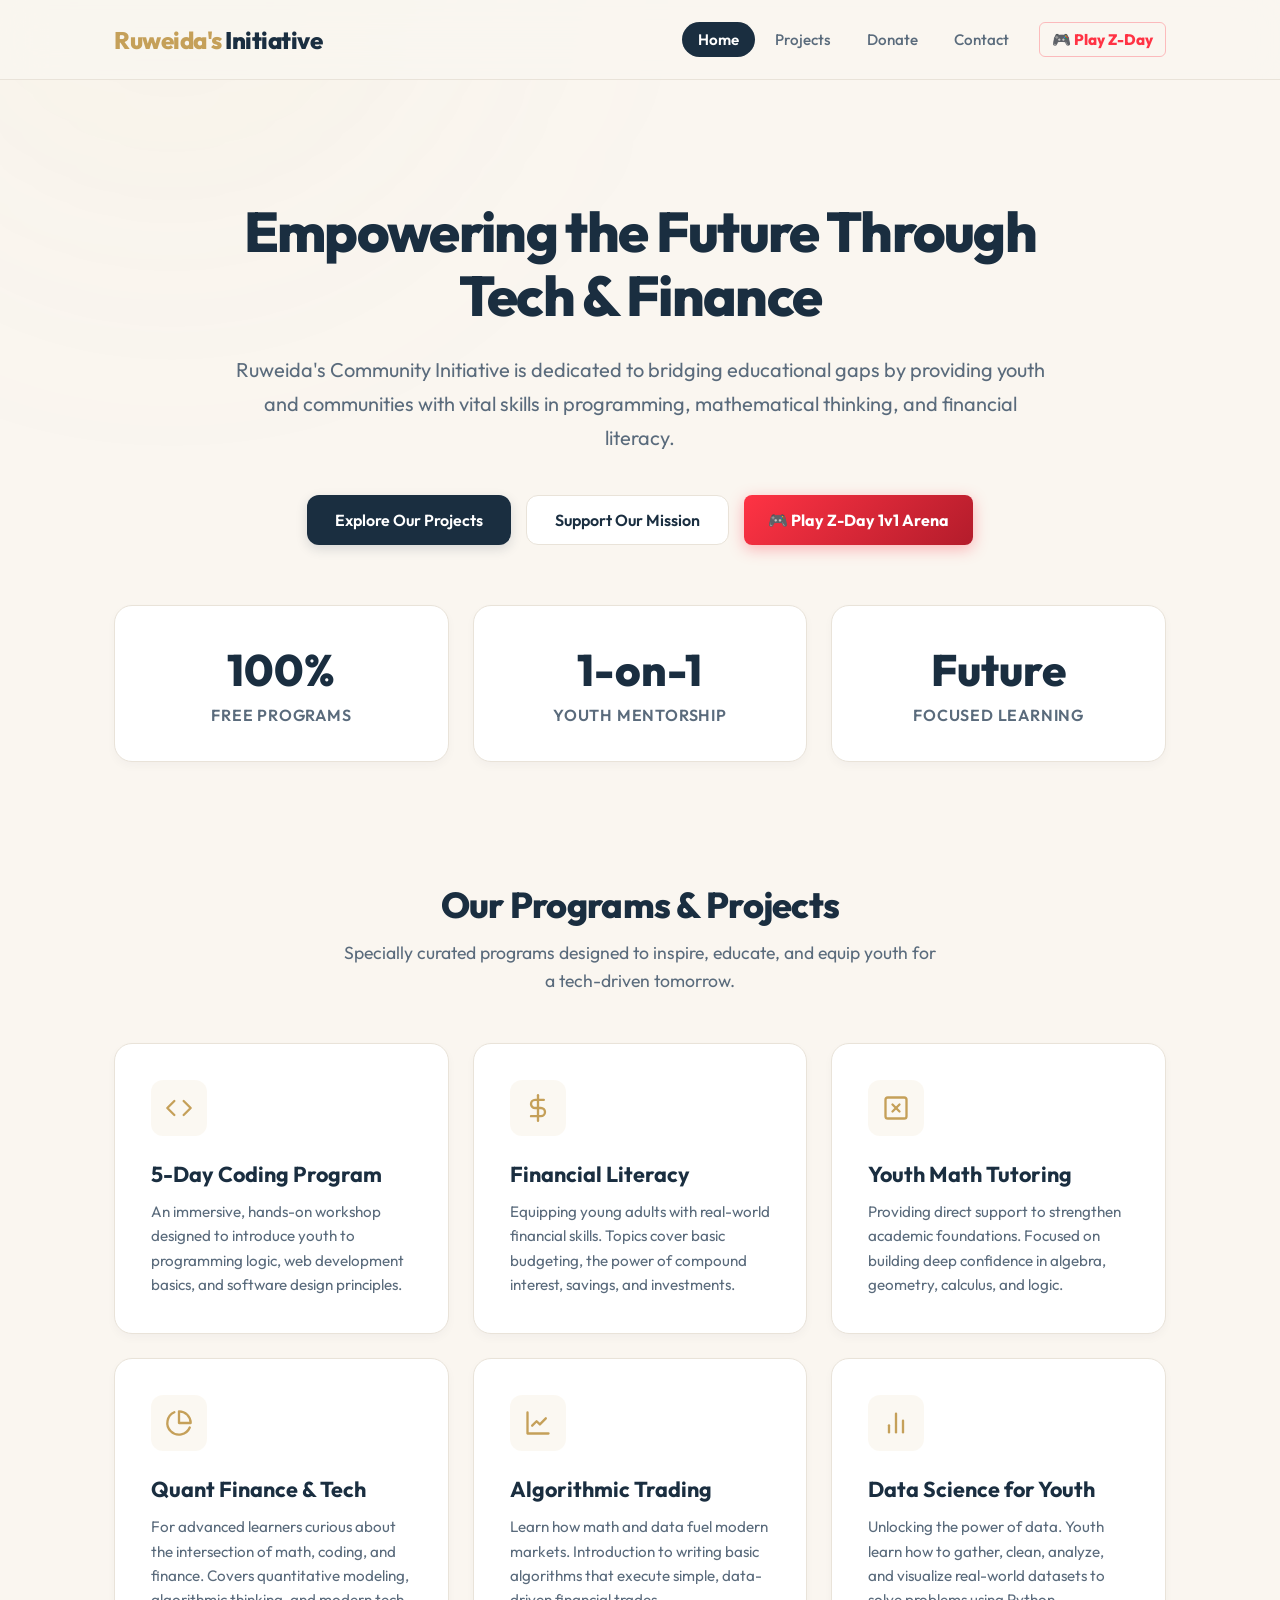
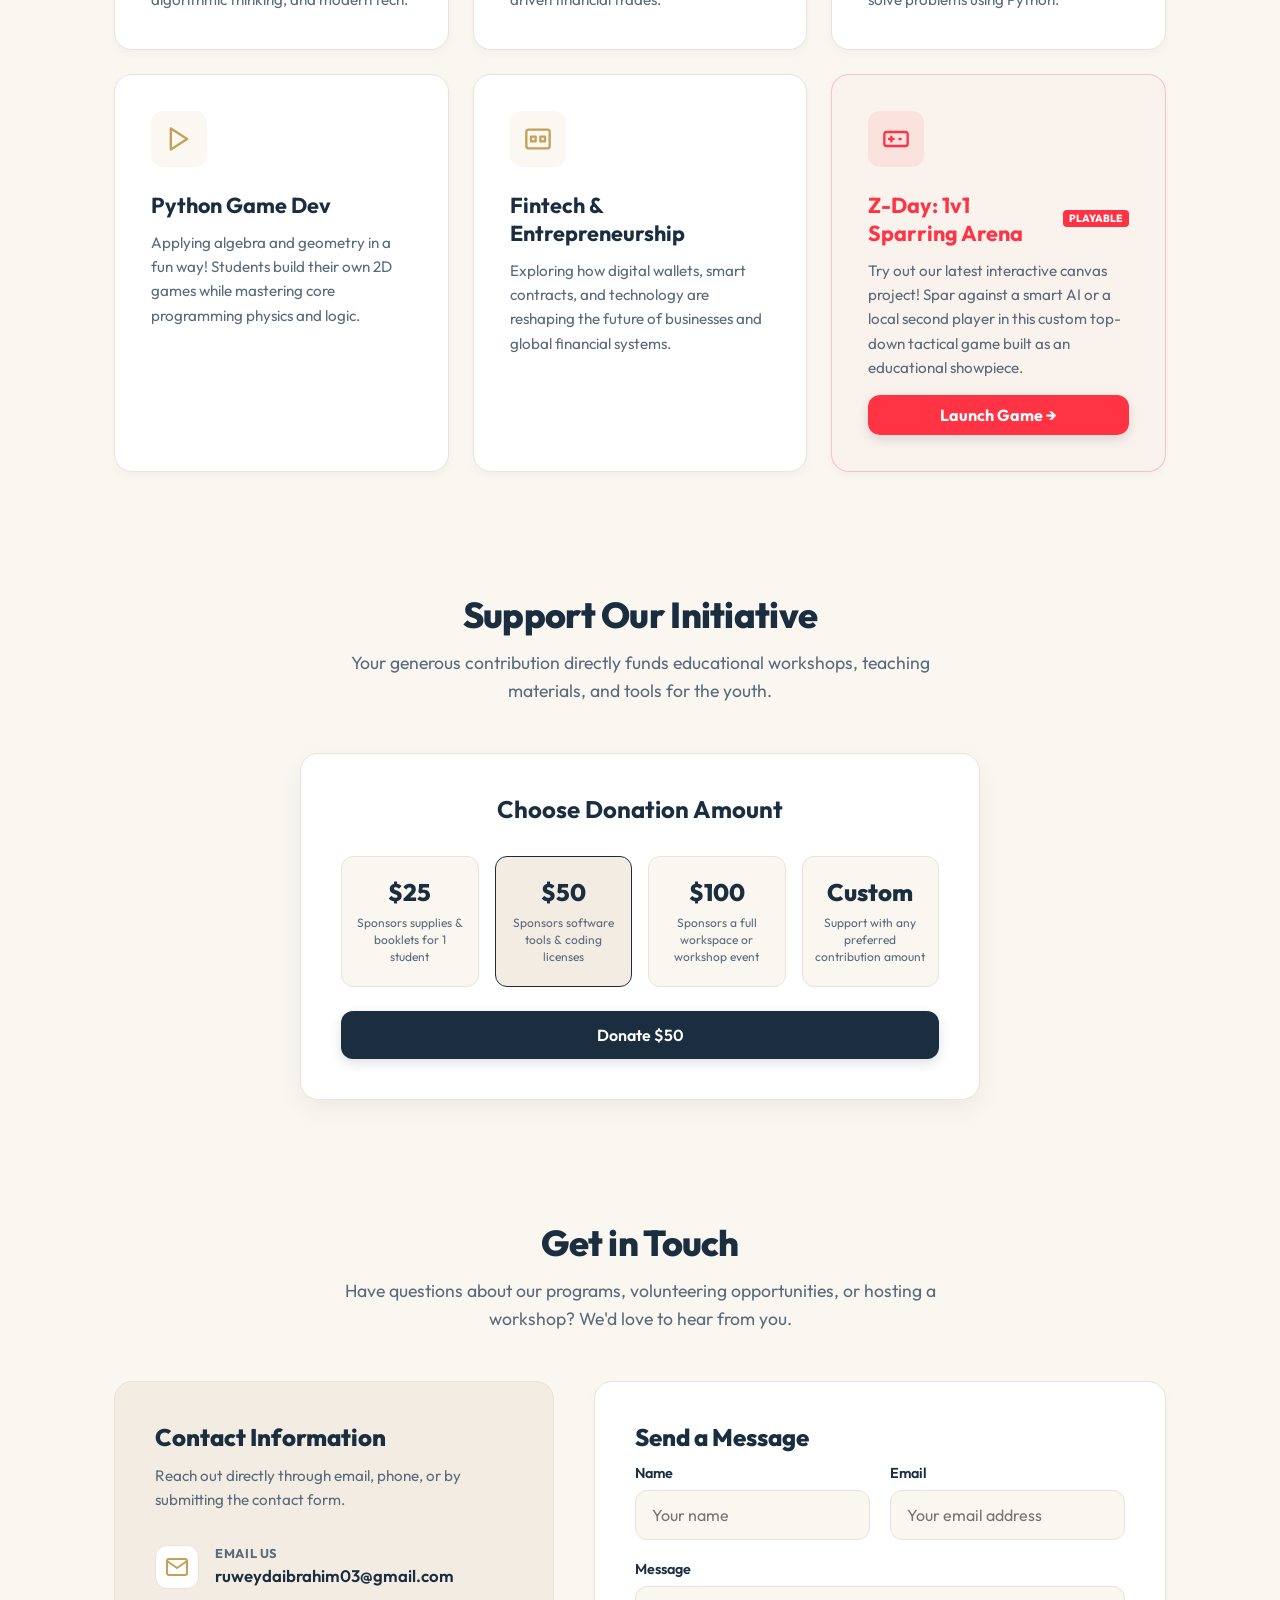
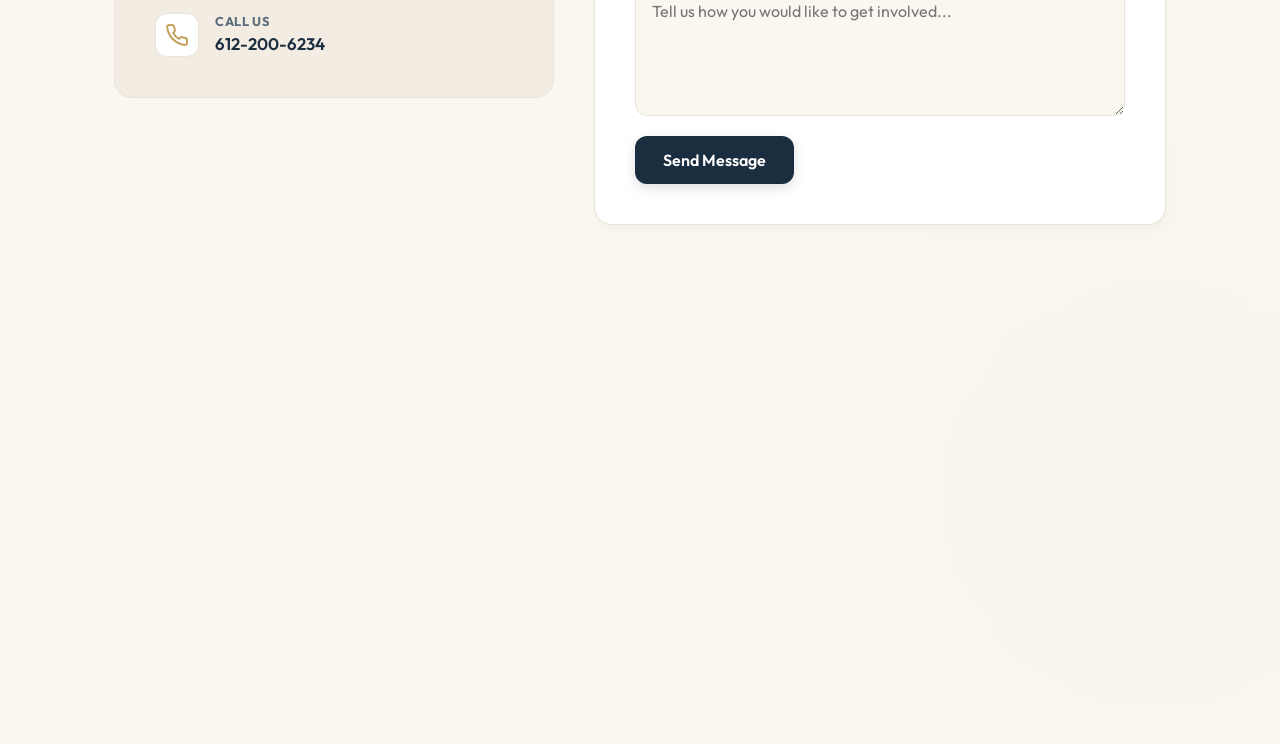
<file: index.html>
<!DOCTYPE html>
<html lang="en">
<head>
    <meta charset="UTF-8">
    <meta name="viewport" content="width=device-width, initial-scale=1.0">
    <meta name="description" content="Ruweida's Community Initiative - Empowering youth through coding, math tutoring, and financial literacy workshops.">
    <title>Ruweida's Community Initiative</title>
    
    <!-- Google Fonts -->
    <link rel="preconnect" href="https://fonts.googleapis.com">
    <link rel="preconnect" href="https://fonts.gstatic.com" crossorigin>
    <link href="https://fonts.googleapis.com/css2?family=Outfit:wght@300;400;500;600;700;800&display=swap" rel="stylesheet">
    
    <!-- Stylesheets -->
    <link rel="stylesheet" href="styles.css">
</head>
<body>
    <!-- Background decorative glows -->
    <div class="background-glow top-left"></div>
    <div class="background-glow bottom-right"></div>

    <header class="navbar">
        <div class="nav-container">
            <a href="#home" class="logo" id="nav-logo">
                <span class="logo-accent">Ruweida's</span> Initiative
            </a>
            <nav class="nav-links">
                <a href="#home" class="nav-item active" data-target="home">Home</a>
                <a href="#projects" class="nav-item" data-target="projects">Projects</a>
                <a href="#donate" class="nav-item" data-target="donate">Donate</a>
                <a href="#contact" class="nav-item" data-target="contact">Contact</a>
                <a href="zombies.html" class="nav-item game-nav-item" target="_blank" style="color: #ff3344; font-weight: 800; border: 1.5px solid rgba(255, 51, 68, 0.3); padding: 5px 12px; border-radius: 6px; margin-left: 10px; transition: all 0.3s; display: inline-flex; align-items: center; gap: 4px; text-decoration: none;">🎮 Play Z-Day</a>
            </nav>
        </div>
    </header>

    <main class="main-content">
        <!-- Home Section -->
        <section class="page-section" id="home-section">
            <div class="hero-block">
                <h1 class="hero-title">Empowering the Future Through Tech & Finance</h1>
                <p class="hero-subtitle">
                    Ruweida's Community Initiative is dedicated to bridging educational gaps by providing youth and communities with vital skills in programming, mathematical thinking, and financial literacy.
                </p>
                <div class="hero-actions" style="display: flex; gap: 15px; flex-wrap: wrap; justify-content: center;">
                    <button class="btn btn-primary" id="explore-projects-btn">Explore Our Projects</button>
                    <button class="btn btn-secondary" id="support-mission-btn">Support Our Mission</button>
                    <a href="zombies.html" class="btn" style="background: linear-gradient(135deg, #ff3344 0%, #b31c2b 100%); color: #FFF; border: none; box-shadow: 0 4px 15px rgba(255,51,68,0.35); display: inline-flex; align-items: center; gap: 8px; text-decoration: none; padding: 12px 24px; border-radius: 8px; font-weight: 700; transition: transform 0.2s;" target="_blank" onmouseover="this.style.transform='translateY(-2px)'" onmouseout="this.style.transform='translateY(0)'">🎮 Play Z-Day 1v1 Arena</a>
                </div>
            </div>

            <div class="stats-grid">
                <div class="stat-card">
                    <div class="stat-num">100%</div>
                    <div class="stat-label">Free Programs</div>
                </div>
                <div class="stat-card">
                    <div class="stat-num">1-on-1</div>
                    <div class="stat-label">Youth Mentorship</div>
                </div>
                <div class="stat-card">
                    <div class="stat-num">Future</div>
                    <div class="stat-label">Focused Learning</div>
                </div>
            </div>
        </section>

        <!-- Projects Section -->
        <section class="page-section" id="projects-section">
            <div class="section-header">
                <h2 class="section-title">Our Programs & Projects</h2>
                <p class="section-subtitle">Specially curated programs designed to inspire, educate, and equip youth for a tech-driven tomorrow.</p>
            </div>

            <div class="projects-grid">
                <!-- Program 1 -->
                <div class="project-card">
                    <div class="project-icon">
                        <svg viewBox="0 0 24 24" width="28" height="28" fill="none" stroke="currentColor" stroke-width="2" stroke-linecap="round" stroke-linejoin="round">
                            <polyline points="16 18 22 12 16 6"></polyline>
                            <polyline points="8 6 2 12 8 18"></polyline>
                        </svg>
                    </div>
                    <h3 class="project-card-title">5-Day Coding Program</h3>
                    <p class="project-card-desc">An immersive, hands-on workshop designed to introduce youth to programming logic, web development basics, and software design principles.</p>
                </div>

                <!-- Program 2 -->
                <div class="project-card">
                    <div class="project-icon">
                        <svg viewBox="0 0 24 24" width="28" height="28" fill="none" stroke="currentColor" stroke-width="2" stroke-linecap="round" stroke-linejoin="round">
                            <line x1="12" y1="1" x2="12" y2="23"></line>
                            <path d="M17 5H9.5a3.5 3.5 0 0 0 0 7h5a3.5 3.5 0 0 1 0 7H6"></path>
                        </svg>
                    </div>
                    <h3 class="project-card-title">Financial Literacy</h3>
                    <p class="project-card-desc">Equipping young adults with real-world financial skills. Topics cover basic budgeting, the power of compound interest, savings, and investments.</p>
                </div>

                <!-- Program 3 -->
                <div class="project-card">
                    <div class="project-icon">
                        <svg viewBox="0 0 24 24" width="28" height="28" fill="none" stroke="currentColor" stroke-width="2" stroke-linecap="round" stroke-linejoin="round">
                            <rect x="3" y="3" width="18" height="18" rx="2" ry="2"></rect>
                            <line x1="9" y1="9" x2="15" y2="15"></line>
                            <line x1="15" y1="9" x2="9" y2="15"></line>
                        </svg>
                    </div>
                    <h3 class="project-card-title">Youth Math Tutoring</h3>
                    <p class="project-card-desc">Providing direct support to strengthen academic foundations. Focused on building deep confidence in algebra, geometry, calculus, and logic.</p>
                </div>

                <!-- Program 4 -->
                <div class="project-card">
                    <div class="project-icon">
                        <svg viewBox="0 0 24 24" width="28" height="28" fill="none" stroke="currentColor" stroke-width="2" stroke-linecap="round" stroke-linejoin="round">
                            <path d="M21.21 15.89A10 10 0 1 1 8 2.83"></path>
                            <path d="M22 12A10 10 0 0 0 12 2v10z"></path>
                        </svg>
                    </div>
                    <h3 class="project-card-title">Quant Finance & Tech</h3>
                    <p class="project-card-desc">For advanced learners curious about the intersection of math, coding, and finance. Covers quantitative modeling, algorithmic thinking, and modern tech.</p>
                </div>

                <!-- Program 5 (NEW) -->
                <div class="project-card">
                    <div class="project-icon">
                        <svg viewBox="0 0 24 24" width="28" height="28" fill="none" stroke="currentColor" stroke-width="2" stroke-linecap="round" stroke-linejoin="round">
                            <path d="M3 3v18h18"></path>
                            <path d="m18.7 8-5.1 5.2-2.8-2.7L7 14.3"></path>
                        </svg>
                    </div>
                    <h3 class="project-card-title">Algorithmic Trading</h3>
                    <p class="project-card-desc">Learn how math and data fuel modern markets. Introduction to writing basic algorithms that execute simple, data-driven financial trades.</p>
                </div>

                <!-- Program 6 (NEW) -->
                <div class="project-card">
                    <div class="project-icon">
                        <svg viewBox="0 0 24 24" width="28" height="28" fill="none" stroke="currentColor" stroke-width="2" stroke-linecap="round" stroke-linejoin="round">
                            <line x1="18" y1="20" x2="18" y2="10"></line>
                            <line x1="12" y1="20" x2="12" y2="4"></line>
                            <line x1="6" y1="20" x2="6" y2="14"></line>
                        </svg>
                    </div>
                    <h3 class="project-card-title">Data Science for Youth</h3>
                    <p class="project-card-desc">Unlocking the power of data. Youth learn how to gather, clean, analyze, and visualize real-world datasets to solve problems using Python.</p>
                </div>

                <!-- Program 7 (NEW) -->
                <div class="project-card">
                    <div class="project-icon">
                        <svg viewBox="0 0 24 24" width="28" height="28" fill="none" stroke="currentColor" stroke-width="2" stroke-linecap="round" stroke-linejoin="round">
                            <polygon points="5 3 19 12 5 21 5 3"></polygon>
                        </svg>
                    </div>
                    <h3 class="project-card-title">Python Game Dev</h3>
                    <p class="project-card-desc">Applying algebra and geometry in a fun way! Students build their own 2D games while mastering core programming physics and logic.</p>
                </div>

                <!-- Program 8 (NEW) -->
                <div class="project-card">
                    <div class="project-icon">
                        <svg viewBox="0 0 24 24" width="28" height="28" fill="none" stroke="currentColor" stroke-width="2" stroke-linecap="round" stroke-linejoin="round">
                            <rect x="2" y="4" width="20" height="16" rx="2"></rect>
                            <path d="M10 10H6v4h4v-4z"></path>
                            <path d="M18 10h-4v4h4v-4z"></path>
                        </svg>
                    </div>
                    <h3 class="project-card-title">Fintech & Entrepreneurship</h3>
                    <p class="project-card-desc">Exploring how digital wallets, smart contracts, and technology are reshaping the future of businesses and global financial systems.</p>
                </div>

                <!-- Program 9 (NEW) -->
                <div class="project-card" style="border: 1px solid rgba(255,51,68,0.25); background: rgba(255, 51, 68, 0.015); position: relative; overflow: hidden; display: flex; flex-direction: column; justify-content: space-between;">
                    <div>
                        <div class="project-icon" style="color: #ff3344; background: rgba(255,51,68,0.08);">
                            <svg viewBox="0 0 24 24" width="28" height="28" fill="none" stroke="currentColor" stroke-width="2" stroke-linecap="round" stroke-linejoin="round">
                                <rect x="2" y="6" width="20" height="12" rx="2"></rect>
                                <path d="M6 12h4m-2-2v4m8-2h.01M15 12h.01"></path>
                            </svg>
                        </div>
                        <h3 class="project-card-title" style="color: #ff3344; display: flex; align-items: center; gap: 8px;">Z-Day: 1v1 Sparring Arena <span style="font-size: 0.65rem; background: #ff3344; color: #FFF; padding: 2px 6px; border-radius: 4px; font-weight: 800; text-transform: uppercase;">Playable</span></h3>
                        <p class="project-card-desc">Try out our latest interactive canvas project! Spar against a smart AI or a local second player in this custom top-down tactical game built as an educational showpiece.</p>
                    </div>
                    <a href="zombies.html" class="btn btn-primary btn-block" style="margin-top: 15px; background: #ff3344; border-color: #ff3344; text-decoration: none; display: flex; justify-content: center; align-items: center; font-weight: 700; height: 40px;" target="_blank">Launch Game &rarr;</a>
                </div>
            </div>
        </section>

        <!-- Donate Section -->
        <section class="page-section" id="donate-section">
            <div class="section-header">
                <h2 class="section-title">Support Our Initiative</h2>
                <p class="section-subtitle">Your generous contribution directly funds educational workshops, teaching materials, and tools for the youth.</p>
            </div>

            <div class="donation-container">
                <div class="donation-form-card">
                    <h3 class="donation-card-title">Choose Donation Amount</h3>
                    <div class="donation-tiers">
                        <div class="tier-card" data-amount="25">
                            <div class="tier-amount">$25</div>
                            <div class="tier-info">Sponsors supplies & booklets for 1 student</div>
                        </div>
                        <div class="tier-card active" data-amount="50">
                            <div class="tier-amount">$50</div>
                            <div class="tier-info">Sponsors software tools & coding licenses</div>
                        </div>
                        <div class="tier-card" data-amount="100">
                            <div class="tier-amount">$100</div>
                            <div class="tier-info">Sponsors a full workspace or workshop event</div>
                        </div>
                        <div class="tier-card custom-tier" id="custom-tier-btn">
                            <div class="tier-amount">Custom</div>
                            <div class="tier-info">Support with any preferred contribution amount</div>
                        </div>
                    </div>

                    <div class="custom-amount-input-wrapper hidden" id="custom-amount-container">
                        <label for="custom-donation-input" class="input-label">Enter Custom Amount ($)</label>
                        <input type="number" id="custom-donation-input" min="1" placeholder="Enter amount..." class="form-input">
                    </div>

                    <button class="btn btn-primary btn-block" id="donate-submit-btn">
                        <span>Donate <span id="donate-amount-label">$50</span></span>
                    </button>
                </div>
            </div>
        </section>

        <!-- Contact Section -->
        <section class="page-section" id="contact-section">
            <div class="section-header">
                <h2 class="section-title">Get in Touch</h2>
                <p class="section-subtitle">Have questions about our programs, volunteering opportunities, or hosting a workshop? We'd love to hear from you.</p>
            </div>

            <div class="contact-layout">
                <div class="contact-info-card">
                    <h3 class="contact-card-title">Contact Information</h3>
                    <p class="contact-info-desc">Reach out directly through email, phone, or by submitting the contact form.</p>
                    
                    <div class="contact-details">
                        <div class="contact-detail-item">
                            <div class="detail-icon">
                                <svg viewBox="0 0 24 24" width="24" height="24" fill="none" stroke="currentColor" stroke-width="2" stroke-linecap="round" stroke-linejoin="round">
                                    <path d="M4 4h16c1.1 0 2 .9 2 2v12c0 1.1-.9 2-2 2H4c-1.1 0-2-.9-2-2V6c0-1.1.9-2 2-2z"></path>
                                    <polyline points="22,6 12,13 2,6"></polyline>
                                </svg>
                            </div>
                            <div class="detail-text">
                                <span class="detail-label">Email Us</span>
                                <a href="mailto:ruweydaibrahim03@gmail.com" class="detail-link">ruweydaibrahim03@gmail.com</a>
                            </div>
                        </div>

                        <div class="contact-detail-item">
                            <div class="detail-icon">
                                <svg viewBox="0 0 24 24" width="24" height="24" fill="none" stroke="currentColor" stroke-width="2" stroke-linecap="round" stroke-linejoin="round">
                                    <path d="M22 16.92v3a2 2 0 0 1-2.18 2 19.79 19.79 0 0 1-8.63-3.07 19.5 19.5 0 0 1-6-6 19.79 19.79 0 0 1-3.07-8.67A2 2 0 0 1 4.11 2h3a2 2 0 0 1 2 1.72 12.84 12.84 0 0 0 .7 2.81 2 2 0 0 1-.45 2.11L8.09 9.91a16 16 0 0 0 6 6l1.27-1.27a2 2 0 0 1 2.11-.45 12.84 12.84 0 0 0 2.81.7A2 2 0 0 1 22 16.92z"></path>
                                </svg>
                            </div>
                            <div class="detail-text">
                                <span class="detail-label">Call Us</span>
                                <a href="tel:6122006234" class="detail-link">612-200-6234</a>
                            </div>
                        </div>
                    </div>
                </div>

                <div class="contact-form-card">
                    <h3 class="contact-card-title">Send a Message</h3>
                    <form id="contact-form" class="form-grid">
                        <div class="form-group">
                            <label for="form-name" class="input-label">Name</label>
                            <input type="text" id="form-name" required placeholder="Your name" class="form-input">
                        </div>
                        <div class="form-group">
                            <label for="form-email" class="input-label">Email</label>
                            <input type="email" id="form-email" required placeholder="Your email address" class="form-input">
                        </div>
                        <div class="form-group full-width">
                            <label for="form-message" class="input-label">Message</label>
                            <textarea id="form-message" rows="5" required placeholder="Tell us how you would like to get involved..." class="form-textarea"></textarea>
                        </div>
                        <div class="full-width">
                            <button type="submit" class="btn btn-primary" id="contact-submit-btn">Send Message</button>
                        </div>
                    </form>
                </div>
            </div>
        </section>
    </main>

    <!-- Interactive notifications -->
    <div class="toast-notification hidden" id="toast-notify">
        <div class="toast-content">
            <svg class="toast-icon" viewBox="0 0 24 24" width="24" height="24" fill="none" stroke="currentColor" stroke-width="2.5" stroke-linecap="round" stroke-linejoin="round">
                <polyline points="20 6 9 17 4 12"></polyline>
            </svg>
            <span class="toast-message" id="toast-message-text">Thank you! Message sent.</span>
        </div>
    </div>

    <!-- Scripts -->
    <script src="app.js"></script>
</body>
</html>
</file>
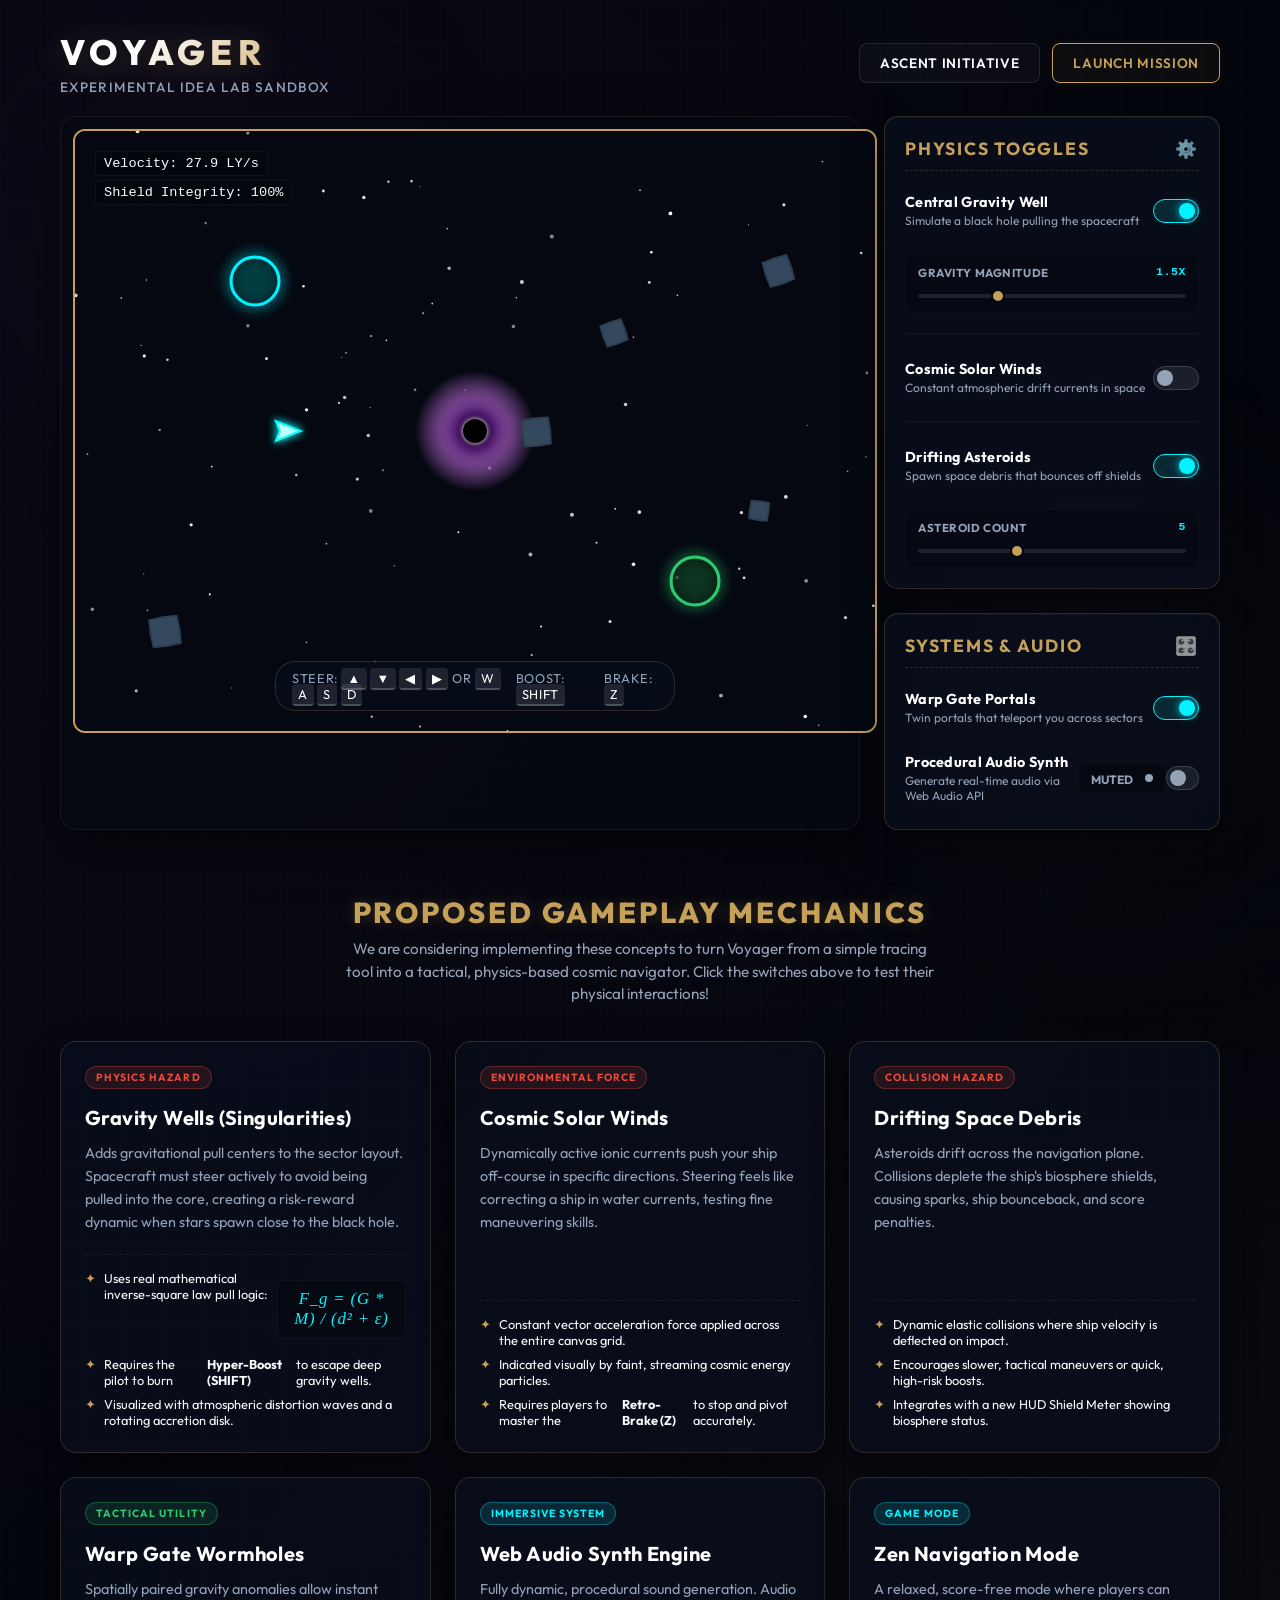
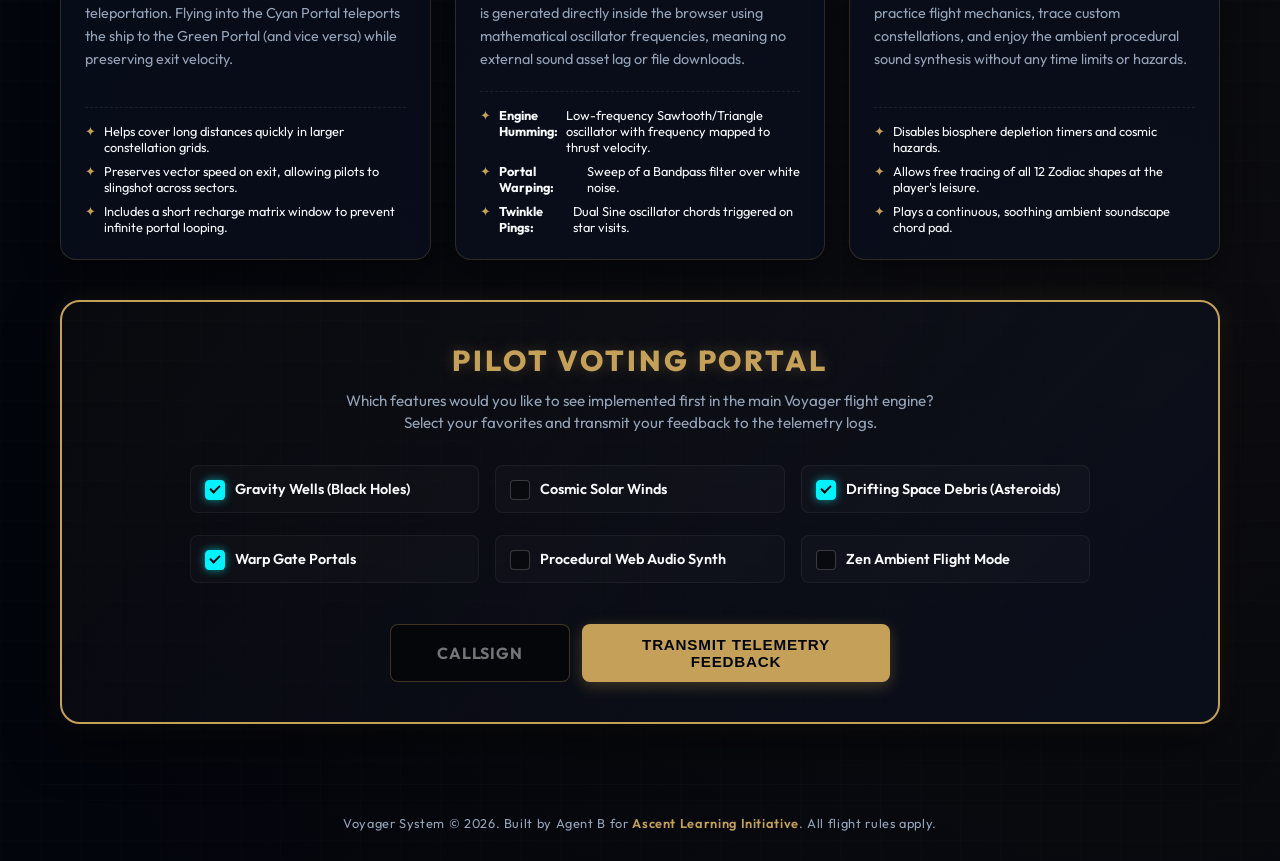
<file: brainstorm.html>
<!DOCTYPE html>
<html lang="en">
<head>
    <meta charset="UTF-8">
    <meta name="viewport" content="width=device-width, initial-scale=1.0">
    <title>Voyager - Idea Lab & Interactive Sandbox</title>
    
    <!-- Google Fonts -->
    <link rel="preconnect" href="https://fonts.googleapis.com">
    <link rel="preconnect" href="https://fonts.gstatic.com" crossorigin>
    <link href="https://fonts.googleapis.com/css2?family=Outfit:wght@300;400;500;600;700;800&display=swap" rel="stylesheet">
    
    <style>
        :root {
            --bg-dark: #03050c;
            --bg-panel: rgba(10, 15, 30, 0.75);
            --accent-gold: #C5A059;
            --accent-gold-hover: #e5be75;
            --accent-cyan: #00F3FF;
            --accent-green: #2ecc71;
            --accent-red: #e74c3c;
            --text-light: #f8fafc;
            --text-muted: #94a3b8;
            --border-color: rgba(197, 160, 89, 0.2);
            --transition-smooth: all 0.25s cubic-bezier(0.16, 1, 0.3, 1);
        }

        body {
            margin: 0;
            padding: 0;
            background-color: var(--bg-dark);
            color: var(--text-light);
            font-family: 'Outfit', sans-serif;
            min-height: 100vh;
            overflow-x: hidden;
            background-image: 
                radial-gradient(circle at 10% 20%, rgba(155, 89, 182, 0.05) 0%, transparent 50%),
                radial-gradient(circle at 90% 80%, rgba(197, 160, 89, 0.05) 0%, transparent 50%),
                linear-gradient(rgba(255, 255, 255, 0.007) 1px, transparent 1px),
                linear-gradient(90deg, rgba(255, 255, 255, 0.007) 1px, transparent 1px);
            background-size: 100% 100%, 100% 100%, 40px 40px, 40px 40px;
            display: flex;
            flex-direction: column;
            align-items: center;
        }

        /* Ambient Nebulas */
        .nebula-purple {
            position: fixed;
            top: -10%;
            left: -10%;
            width: 600px;
            height: 600px;
            background: radial-gradient(circle, rgba(155, 89, 182, 0.06) 0%, transparent 70%);
            filter: blur(80px);
            pointer-events: none;
            z-index: -1;
        }

        .nebula-gold {
            position: fixed;
            bottom: -10%;
            right: -10%;
            width: 600px;
            height: 600px;
            background: radial-gradient(circle, rgba(197, 160, 89, 0.05) 0%, transparent 70%);
            filter: blur(80px);
            pointer-events: none;
            z-index: -1;
        }

        /* Header */
        .header {
            display: flex;
            justify-content: space-between;
            align-items: center;
            width: 100%;
            max-width: 1200px;
            margin: 0 auto;
            padding: 30px 20px 20px 20px;
            box-sizing: border-box;
        }

        .brand {
            display: flex;
            flex-direction: column;
        }

        .brand h1 {
            margin: 0;
            font-size: 2.2rem;
            font-weight: 800;
            letter-spacing: 0.15em;
            text-transform: uppercase;
            background: linear-gradient(135deg, #FFF 30%, #C5A059 100%);
            -webkit-background-clip: text;
            -webkit-text-fill-color: transparent;
            filter: drop-shadow(0 2px 15px rgba(197, 160, 89, 0.25));
        }

        .brand .subtitle {
            margin: 4px 0 0 0;
            color: var(--text-muted);
            font-size: 0.85rem;
            text-transform: uppercase;
            letter-spacing: 0.1em;
            font-weight: 500;
        }

        .header-actions {
            display: flex;
            gap: 12px;
        }

        .nav-btn {
            background: rgba(255, 255, 255, 0.03);
            border: 1px solid rgba(255, 255, 255, 0.1);
            color: var(--text-light);
            padding: 10px 20px;
            border-radius: 8px;
            font-family: inherit;
            font-size: 0.85rem;
            font-weight: 600;
            cursor: pointer;
            letter-spacing: 0.05em;
            transition: var(--transition-smooth);
            text-transform: uppercase;
            text-decoration: none;
        }

        .nav-btn:hover {
            background: rgba(255, 255, 255, 0.08);
            border-color: rgba(255, 255, 255, 0.2);
            color: #FFF;
        }

        .nav-btn.btn-gold {
            border-color: var(--accent-gold);
            color: var(--accent-gold);
            background: rgba(197, 160, 89, 0.05);
            box-shadow: 0 0 10px rgba(197, 160, 89, 0.1);
        }

        .nav-btn.btn-gold:hover {
            background: var(--accent-gold);
            color: #03050c;
            box-shadow: 0 0 15px rgba(197, 160, 89, 0.3);
        }

        /* Dashboard layout */
        .dashboard-container {
            width: 100%;
            max-width: 1200px;
            padding: 0 20px 40px 20px;
            box-sizing: border-box;
            display: grid;
            grid-template-columns: 800px 1fr;
            gap: 24px;
        }

        @media (max-width: 1200px) {
            .dashboard-container {
                grid-template-columns: 1fr;
                justify-items: center;
            }
            .header {
                max-width: 800px;
            }
        }

        /* Sandbox pedestal */
        .sandbox-pedestal {
            background: rgba(5, 8, 17, 0.5);
            border: 1px solid rgba(197, 160, 89, 0.1);
            border-radius: 16px;
            padding: 12px;
            box-shadow: 0 20px 50px rgba(0, 0, 0, 0.6);
            position: relative;
        }

        .sandbox-canvas-wrapper {
            position: relative;
            width: 800px;
            height: 600px;
            border-radius: 12px;
            overflow: hidden;
            background-color: #050811;
            border: 2px solid var(--accent-gold);
        }

        #sandbox-canvas {
            display: block;
            width: 100%;
            height: 100%;
        }

        /* Canvas HUD elements */
        .canvas-hud {
            position: absolute;
            top: 20px;
            left: 20px;
            pointer-events: none;
            font-family: monospace;
            font-size: 0.85rem;
            color: var(--text-light);
            text-shadow: 0 2px 4px rgba(0, 0, 0, 0.8);
            display: flex;
            flex-direction: column;
            gap: 4px;
        }

        .canvas-hud span {
            background: rgba(3, 5, 12, 0.6);
            padding: 4px 8px;
            border-radius: 4px;
            border: 1px solid rgba(255, 255, 255, 0.05);
            width: fit-content;
        }

        .canvas-instructions {
            position: absolute;
            bottom: 20px;
            left: 50%;
            transform: translateX(-50%);
            background: rgba(8, 12, 26, 0.85);
            border: 1px solid var(--border-color);
            padding: 8px 16px;
            border-radius: 20px;
            font-size: 0.8rem;
            color: var(--text-muted);
            pointer-events: none;
            backdrop-filter: blur(4px);
            text-transform: uppercase;
            letter-spacing: 0.05em;
            display: flex;
            gap: 12px;
            align-items: center;
        }

        .canvas-instructions kbd {
            background: rgba(255, 255, 255, 0.1);
            color: #FFF;
            padding: 2px 6px;
            border-radius: 4px;
            font-family: inherit;
            border-bottom: 2px solid rgba(255, 255, 255, 0.2);
        }

        /* Controls Panel */
        .controls-panel {
            display: flex;
            flex-direction: column;
            gap: 24px;
            width: 100%;
            max-width: 800px;
        }

        .space-card {
            background: var(--bg-panel);
            border: 1px solid var(--border-color);
            border-radius: 14px;
            padding: 20px;
            box-shadow: 0 15px 35px rgba(0,0,0,0.5), inset 0 1px 0 rgba(255,255,255,0.03);
            backdrop-filter: blur(12px);
            -webkit-backdrop-filter: blur(12px);
        }

        .space-card h2 {
            margin: 0 0 16px 0;
            color: var(--accent-gold);
            font-size: 1.1rem;
            font-weight: 700;
            letter-spacing: 0.1em;
            text-transform: uppercase;
            border-bottom: 1px dashed rgba(197, 160, 89, 0.2);
            padding-bottom: 10px;
            display: flex;
            justify-content: space-between;
            align-items: center;
        }

        .card-icon {
            font-size: 1.1rem;
            color: var(--accent-gold);
            opacity: 0.8;
        }

        /* Control Switch & Slider Layouts */
        .control-group {
            display: flex;
            flex-direction: column;
            gap: 16px;
        }

        .switch-row {
            display: flex;
            justify-content: space-between;
            align-items: center;
            padding: 6px 0;
        }

        .switch-label-block {
            display: flex;
            flex-direction: column;
        }

        .switch-title {
            font-weight: 700;
            font-size: 0.9rem;
            letter-spacing: 0.02em;
            color: #FFF;
        }

        .switch-desc {
            font-size: 0.75rem;
            color: var(--text-muted);
            margin-top: 2px;
        }

        /* Custom Toggle Switch */
        .toggle-switch {
            position: relative;
            display: inline-block;
            width: 46px;
            height: 24px;
        }

        .toggle-switch input {
            opacity: 0;
            width: 0;
            height: 0;
        }

        .toggle-slider {
            position: absolute;
            cursor: pointer;
            top: 0;
            left: 0;
            right: 0;
            bottom: 0;
            background-color: rgba(255, 255, 255, 0.08);
            border: 1px solid rgba(255, 255, 255, 0.15);
            transition: .3s;
            border-radius: 24px;
        }

        .toggle-slider:before {
            position: absolute;
            content: "";
            height: 16px;
            width: 16px;
            left: 3px;
            bottom: 3px;
            background-color: var(--text-muted);
            transition: .3s;
            border-radius: 50%;
        }

        input:checked + .toggle-slider {
            background-color: rgba(0, 243, 255, 0.12);
            border-color: var(--accent-cyan);
        }

        input:checked + .toggle-slider:before {
            transform: translateX(22px);
            background-color: var(--accent-cyan);
            box-shadow: 0 0 8px rgba(0, 243, 255, 0.8);
        }

        /* Custom Slider styles */
        .slider-block {
            display: flex;
            flex-direction: column;
            gap: 6px;
            background: rgba(0, 0, 0, 0.2);
            padding: 10px 12px;
            border-radius: 8px;
            border: 1px solid rgba(255, 255, 255, 0.02);
            margin-top: 4px;
        }

        .slider-header {
            display: flex;
            justify-content: space-between;
            font-size: 0.72rem;
            font-weight: 700;
            color: var(--text-muted);
            text-transform: uppercase;
            letter-spacing: 0.05em;
        }

        .slider-value {
            color: var(--accent-cyan);
            font-family: monospace;
        }

        .slider-input {
            -webkit-appearance: none;
            width: 100%;
            height: 4px;
            border-radius: 2px;
            background: rgba(255, 255, 255, 0.1);
            outline: none;
            margin: 8px 0 4px 0;
        }

        .slider-input::-webkit-slider-thumb {
            -webkit-appearance: none;
            appearance: none;
            width: 14px;
            height: 14px;
            border-radius: 50%;
            background: var(--accent-gold);
            cursor: pointer;
            border: 2.5px solid #03050c;
            transition: transform 0.1s ease;
        }

        .slider-input::-webkit-slider-thumb:hover {
            transform: scale(1.2);
            background: var(--accent-gold-hover);
        }

        /* Detailed concepts sections */
        .concepts-container {
            width: 100%;
            max-width: 1200px;
            padding: 0 20px 40px 20px;
            box-sizing: border-box;
        }

        .concepts-header {
            text-align: center;
            margin: 20px 0 35px 0;
        }

        .concepts-header h2 {
            font-size: 1.8rem;
            font-weight: 800;
            text-transform: uppercase;
            letter-spacing: 0.1em;
            color: var(--accent-gold);
            margin-bottom: 8px;
            text-shadow: 0 0 15px rgba(197, 160, 89, 0.25);
        }

        .concepts-header p {
            color: var(--text-muted);
            max-width: 600px;
            margin: 0 auto;
            font-size: 0.95rem;
            line-height: 1.5;
        }

        .concepts-grid {
            display: grid;
            grid-template-columns: repeat(auto-fit, minmax(360px, 1fr));
            gap: 24px;
            width: 100%;
        }

        .concept-card {
            background: var(--bg-panel);
            border: 1px solid var(--border-color);
            border-radius: 16px;
            padding: 24px;
            box-shadow: 0 15px 35px rgba(0, 0, 0, 0.4);
            display: flex;
            flex-direction: column;
            transition: transform 0.3s ease, border-color 0.3s ease;
        }

        .concept-card:hover {
            transform: translateY(-4px);
            border-color: rgba(197, 160, 89, 0.4);
        }

        .concept-badge {
            align-self: flex-start;
            font-size: 0.65rem;
            font-weight: 700;
            text-transform: uppercase;
            letter-spacing: 0.1em;
            padding: 4px 10px;
            border-radius: 12px;
            margin-bottom: 16px;
        }

        .badge-hazard {
            background: rgba(231, 76, 60, 0.12);
            color: var(--accent-red);
            border: 1px solid rgba(231, 76, 60, 0.3);
        }

        .badge-powerup {
            background: rgba(46, 204, 113, 0.12);
            color: var(--accent-green);
            border: 1px solid rgba(46, 204, 113, 0.3);
        }

        .badge-system {
            background: rgba(0, 243, 255, 0.12);
            color: var(--accent-cyan);
            border: 1px solid rgba(0, 243, 255, 0.3);
        }

        .concept-title {
            font-size: 1.25rem;
            font-weight: 700;
            color: #FFF;
            margin: 0 0 12px 0;
            letter-spacing: 0.02em;
        }

        .concept-description {
            font-size: 0.9rem;
            color: var(--text-muted);
            line-height: 1.6;
            margin: 0 0 20px 0;
            flex-grow: 1;
        }

        .concept-details-list {
            margin: 0;
            padding: 0;
            list-style: none;
            font-size: 0.8rem;
            display: flex;
            flex-direction: column;
            gap: 8px;
            border-top: 1px dashed rgba(255, 255, 255, 0.08);
            padding-top: 15px;
        }

        .concept-details-list li {
            display: flex;
            align-items: flex-start;
            gap: 8px;
        }

        .concept-details-list li::before {
            content: "✦";
            color: var(--accent-gold);
        }

        /* Voting Form */
        .vote-section {
            width: 100%;
            max-width: 1200px;
            padding: 0 20px 60px 20px;
            box-sizing: border-box;
        }

        .vote-card {
            background: linear-gradient(135deg, rgba(197, 160, 89, 0.03) 0%, rgba(10, 15, 30, 0.8) 100%);
            border: 2px solid var(--accent-gold);
            box-shadow: 0 20px 50px rgba(0, 0, 0, 0.5), 0 0 25px rgba(197, 160, 89, 0.1);
            border-radius: 20px;
            padding: 40px;
            text-align: center;
        }

        .vote-title {
            font-size: 1.8rem;
            font-weight: 800;
            text-transform: uppercase;
            letter-spacing: 0.1em;
            color: var(--accent-gold);
            margin: 0 0 12px 0;
            text-shadow: 0 0 15px rgba(197, 160, 89, 0.3);
        }

        .vote-subtitle {
            color: var(--text-muted);
            max-width: 600px;
            margin: 0 auto 30px auto;
            font-size: 0.95rem;
            line-height: 1.5;
        }

        .checkbox-group {
            display: grid;
            grid-template-columns: repeat(auto-fit, minmax(220px, 1fr));
            gap: 16px;
            max-width: 900px;
            margin: 0 auto 35px auto;
            text-align: left;
        }

        .check-container {
            display: block;
            position: relative;
            padding-left: 36px;
            margin-bottom: 6px;
            cursor: pointer;
            font-size: 0.9rem;
            font-weight: 600;
            color: var(--text-light);
            user-select: none;
            background: rgba(255, 255, 255, 0.02);
            border: 1px solid rgba(255, 255, 255, 0.05);
            padding: 14px 14px 14px 44px;
            border-radius: 8px;
            transition: var(--transition-smooth);
        }

        .check-container:hover {
            background: rgba(255, 255, 255, 0.05);
            border-color: rgba(197, 160, 89, 0.3);
        }

        .check-container input {
            position: absolute;
            opacity: 0;
            cursor: pointer;
            height: 0;
            width: 0;
        }

        .checkmark {
            position: absolute;
            top: 14px;
            left: 14px;
            height: 18px;
            width: 18px;
            background-color: rgba(0, 0, 0, 0.4);
            border: 1.5px solid rgba(255, 255, 255, 0.2);
            border-radius: 4px;
            transition: var(--transition-smooth);
        }

        .check-container input:checked ~ .checkmark {
            background-color: var(--accent-cyan);
            border-color: var(--accent-cyan);
            box-shadow: 0 0 8px rgba(0, 243, 255, 0.6);
        }

        .checkmark:after {
            content: "";
            position: absolute;
            display: none;
        }

        .check-container input:checked ~ .checkmark:after {
            display: block;
        }

        .check-container .checkmark:after {
            left: 6px;
            top: 2px;
            width: 4px;
            height: 8px;
            border: solid #03050c;
            border-width: 0 2px 2px 0;
            transform: rotate(45deg);
        }

        .check-container input:checked {
            background: rgba(0, 243, 255, 0.04);
            border-color: var(--accent-cyan);
        }

        /* Voting Form Input & Button */
        .vote-form-inputs {
            display: flex;
            gap: 12px;
            justify-content: center;
            max-width: 500px;
            margin: 0 auto;
        }

        #vote-callsign {
            background: rgba(0, 0, 0, 0.5);
            border: 1.5px solid rgba(197, 160, 89, 0.3);
            border-radius: 8px;
            color: #FFF;
            padding: 12px 16px;
            font-size: 1rem;
            font-family: inherit;
            font-weight: 700;
            letter-spacing: 0.05em;
            width: 180px;
            box-sizing: border-box;
            text-align: center;
            transition: var(--transition-smooth);
        }

        #vote-callsign:focus {
            outline: none;
            border-color: var(--accent-cyan);
            box-shadow: 0 0 15px rgba(0, 243, 255, 0.3);
            background: rgba(0, 0, 0, 0.7);
        }

        .space-btn-primary {
            background: var(--accent-gold);
            color: #03050c;
            border: none;
            padding: 12px 28px;
            font-size: 0.95rem;
            font-weight: 700;
            border-radius: 8px;
            cursor: pointer;
            transition: var(--transition-smooth);
            text-transform: uppercase;
            letter-spacing: 0.05em;
            box-shadow: 0 4px 15px rgba(197, 160, 89, 0.3);
        }

        .space-btn-primary:hover {
            background: var(--accent-gold-hover);
            transform: translateY(-2px);
            box-shadow: 0 6px 20px rgba(197, 160, 89, 0.5);
        }

        .space-btn-primary:active {
            transform: translateY(0);
        }

        /* Success Overlay */
        .modal-overlay {
            position: fixed;
            top: 0;
            left: 0;
            right: 0;
            bottom: 0;
            background: rgba(3, 5, 12, 0.88);
            backdrop-filter: blur(12px);
            -webkit-backdrop-filter: blur(12px);
            display: flex;
            align-items: center;
            justify-content: center;
            z-index: 1000;
            opacity: 0;
            pointer-events: none;
            transition: opacity 0.3s ease;
        }

        .modal-overlay.active {
            opacity: 1;
            pointer-events: auto;
        }

        .modal-container {
            width: 92%;
            max-width: 440px;
            background: rgba(8, 12, 26, 0.96);
            border: 2px solid var(--accent-gold);
            box-shadow: 0 25px 60px rgba(0, 0, 0, 0.85), 0 0 35px rgba(197, 160, 89, 0.25);
            border-radius: 16px;
            padding: 35px;
            box-sizing: border-box;
            text-align: center;
            transform: translateY(20px) scale(0.95);
            transition: transform 0.4s cubic-bezier(0.16, 1, 0.3, 1);
        }

        .modal-overlay.active .modal-container {
            transform: translateY(0) scale(1);
        }

        .modal-heading {
            margin: 0 0 15px 0;
            color: var(--accent-gold);
            font-size: 1.6rem;
            font-weight: 800;
            letter-spacing: 0.1em;
            text-transform: uppercase;
            text-shadow: 0 0 15px rgba(197, 160, 89, 0.3);
        }

        .modal-text {
            color: var(--text-muted);
            font-size: 0.9rem;
            line-height: 1.6;
            margin-bottom: 25px;
        }

        /* Math formula display */
        .math-block {
            background: rgba(0, 0, 0, 0.25);
            border: 1px solid rgba(255, 255, 255, 0.04);
            border-radius: 6px;
            padding: 8px 12px;
            margin: 10px 0;
            font-family: 'Times New Roman', Times, serif;
            font-style: italic;
            font-size: 1.05rem;
            color: var(--accent-cyan);
            text-align: center;
            letter-spacing: 0.05em;
        }

        /* Footer */
        footer {
            margin-top: auto;
            padding: 30px 20px;
            text-align: center;
            color: var(--text-muted);
            font-size: 0.8rem;
            letter-spacing: 0.05em;
            border-top: 1px solid rgba(255, 255, 255, 0.02);
            width: 100%;
            max-width: 1200px;
            box-sizing: border-box;
        }

        footer a {
            color: var(--accent-gold);
            text-decoration: none;
            font-weight: 600;
        }

        footer a:hover {
            text-decoration: underline;
        }

        /* Keyboard press display */
        .keyboard-indicator {
            display: flex;
            gap: 12px;
            align-items: center;
            background: rgba(0, 0, 0, 0.3);
            border-radius: 8px;
            padding: 6px 12px;
            border: 1px solid rgba(255, 255, 255, 0.02);
        }

        .indicator-dot {
            width: 8px;
            height: 8px;
            border-radius: 50%;
            background-color: var(--text-muted);
            transition: var(--transition-smooth);
        }

        .indicator-dot.active {
            background-color: var(--accent-cyan);
            box-shadow: 0 0 8px var(--accent-cyan);
        }
    </style>
</head>
<body>

    <div class="nebula-purple"></div>
    <div class="nebula-gold"></div>

    <header class="header">
        <div class="brand">
            <h1>Voyager</h1>
            <p class="subtitle">Experimental Idea Lab Sandbox</p>
        </div>
        <div class="header-actions">
            <a href="index.html" class="nav-btn">Ascent Initiative</a>
            <a href="game.html" class="nav-btn btn-gold">Launch Mission</a>
        </div>
    </header>

    <div class="dashboard-container">
        
        <!-- Interactive Sandbox Pedestal -->
        <div class="sandbox-pedestal">
            <div class="sandbox-canvas-wrapper">
                <canvas id="sandbox-canvas"></canvas>
                
                <div class="canvas-hud">
                    <span id="hud-velocity">Velocity: 0.0 LY/s</span>
                    <span id="hud-gravity" style="display: none;">Gravity Pull: 0.0G</span>
                    <span id="hud-shield">Shield Integrity: 100%</span>
                </div>

                <div class="canvas-instructions">
                    <span>Steer: <kbd>▲</kbd> <kbd>▼</kbd> <kbd>◀</kbd> <kbd>▶</kbd> or <kbd>W</kbd> <kbd>A</kbd> <kbd>S</kbd> <kbd>D</kbd></span>
                    <span>Boost: <kbd>Shift</kbd></span>
                    <span>Brake: <kbd>Z</kbd></span>
                </div>
            </div>
        </div>

        <!-- Sidebar Control Panel -->
        <div class="controls-panel">
            
            <div class="space-card">
                <h2>Physics Toggles <span class="card-icon">⚙️</span></h2>
                <div class="control-group">
                    
                    <!-- Gravity Well Switch -->
                    <div class="switch-row">
                        <div class="switch-label-block">
                            <span class="switch-title">Central Gravity Well</span>
                            <span class="switch-desc">Simulate a black hole pulling the spacecraft</span>
                        </div>
                        <label class="toggle-switch">
                            <input type="checkbox" id="toggle-gravity" checked>
                            <span class="toggle-slider"></span>
                        </label>
                    </div>

                    <!-- Gravity Slider -->
                    <div class="slider-block" id="gravity-slider-block">
                        <div class="slider-header">
                            <span>Gravity Magnitude</span>
                            <span class="slider-value" id="val-gravity">1.5x</span>
                        </div>
                        <input type="range" id="slide-gravity" class="slider-input" min="0.5" max="4.0" step="0.1" value="1.5">
                    </div>

                    <hr style="border: none; border-top: 1px solid rgba(255, 255, 255, 0.05); margin: 4px 0;">

                    <!-- Solar Winds Switch -->
                    <div class="switch-row">
                        <div class="switch-label-block">
                            <span class="switch-title">Cosmic Solar Winds</span>
                            <span class="switch-desc">Constant atmospheric drift currents in space</span>
                        </div>
                        <label class="toggle-switch">
                            <input type="checkbox" id="toggle-wind">
                            <span class="toggle-slider"></span>
                        </label>
                    </div>

                    <!-- Solar Wind Slider -->
                    <div class="slider-block" id="wind-slider-block" style="display: none;">
                        <div class="slider-header">
                            <span>Wind Speed</span>
                            <span class="slider-value" id="val-wind">0.05 LY/s²</span>
                        </div>
                        <input type="range" id="slide-wind" class="slider-input" min="0.01" max="0.15" step="0.01" value="0.05">
                        
                        <div class="slider-header" style="margin-top: 10px;">
                            <span>Wind Angle (Degrees)</span>
                            <span class="slider-value" id="val-wind-angle">90°</span>
                        </div>
                        <input type="range" id="slide-wind-angle" class="slider-input" min="0" max="360" step="5" value="90">
                    </div>

                    <hr style="border: none; border-top: 1px solid rgba(255, 255, 255, 0.05); margin: 4px 0;">

                    <!-- Asteroids Switch -->
                    <div class="switch-row">
                        <div class="switch-label-block">
                            <span class="switch-title">Drifting Asteroids</span>
                            <span class="switch-desc">Spawn space debris that bounces off shields</span>
                        </div>
                        <label class="toggle-switch">
                            <input type="checkbox" id="toggle-asteroids" checked>
                            <span class="toggle-slider"></span>
                        </label>
                    </div>

                    <!-- Asteroids Sliders -->
                    <div class="slider-block" id="asteroids-slider-block">
                        <div class="slider-header">
                            <span>Asteroid Count</span>
                            <span class="slider-value" id="val-asteroids">5</span>
                        </div>
                        <input type="range" id="slide-asteroids" class="slider-input" min="1" max="12" step="1" value="5">
                    </div>

                </div>
            </div>

            <div class="space-card">
                <h2>Systems & Audio <span class="card-icon">🎛️</span></h2>
                <div class="control-group">

                    <!-- Warp Gates Switch -->
                    <div class="switch-row">
                        <div class="switch-label-block">
                            <span class="switch-title">Warp Gate Portals</span>
                            <span class="switch-desc">Twin portals that teleport you across sectors</span>
                        </div>
                        <label class="toggle-switch">
                            <input type="checkbox" id="toggle-portals" checked>
                            <span class="toggle-slider"></span>
                        </label>
                    </div>

                    <!-- Sound Synth Switch -->
                    <div class="switch-row">
                        <div class="switch-label-block">
                            <span class="switch-title">Procedural Audio Synth</span>
                            <span class="switch-desc">Generate real-time audio via Web Audio API</span>
                        </div>
                        <div class="keyboard-indicator">
                            <span class="switch-desc" style="font-weight: 700;" id="audio-status">MUTED</span>
                            <div class="indicator-dot" id="audio-dot"></div>
                        </div>
                        <label class="toggle-switch">
                            <input type="checkbox" id="toggle-audio">
                            <span class="toggle-slider"></span>
                        </label>
                    </div>

                </div>
            </div>

        </div>

    </div>

    <!-- Features Information Cards Section -->
    <div class="concepts-container">
        
        <div class="concepts-header">
            <h2>Proposed Gameplay Mechanics</h2>
            <p>We are considering implementing these concepts to turn Voyager from a simple tracing tool into a tactical, physics-based cosmic navigator. Click the switches above to test their physical interactions!</p>
        </div>

        <div class="concepts-grid">
            
            <!-- Card 1: Gravity Wells -->
            <div class="concept-card">
                <span class="concept-badge badge-hazard">Physics Hazard</span>
                <h3 class="concept-title">Gravity Wells (Singularities)</h3>
                <p class="concept-description">
                    Adds gravitational pull centers to the sector layout. Spacecraft must steer actively to avoid being pulled into the core, creating a risk-reward dynamic when stars spawn close to the black hole.
                </p>
                <ul class="concept-details-list">
                    <li>Uses real mathematical inverse-square law pull logic:
                        <div class="math-block">F_g = (G * M) / (d² + ε)</div>
                    </li>
                    <li>Requires the pilot to burn <strong>Hyper-Boost (SHIFT)</strong> to escape deep gravity wells.</li>
                    <li>Visualized with atmospheric distortion waves and a rotating accretion disk.</li>
                </ul>
            </div>

            <!-- Card 2: Solar Winds -->
            <div class="concept-card">
                <span class="concept-badge badge-hazard">Environmental Force</span>
                <h3 class="concept-title">Cosmic Solar Winds</h3>
                <p class="concept-description">
                    Dynamically active ionic currents push your ship off-course in specific directions. Steering feels like correcting a ship in water currents, testing fine maneuvering skills.
                </p>
                <ul class="concept-details-list">
                    <li>Constant vector acceleration force applied across the entire canvas grid.</li>
                    <li>Indicated visually by faint, streaming cosmic energy particles.</li>
                    <li>Requires players to master the <strong>Retro-Brake (Z)</strong> to stop and pivot accurately.</li>
                </ul>
            </div>

            <!-- Card 3: Asteroid Fields -->
            <div class="concept-card">
                <span class="concept-badge badge-hazard">Collision Hazard</span>
                <h3 class="concept-title">Drifting Space Debris</h3>
                <p class="concept-description">
                    Asteroids drift across the navigation plane. Collisions deplete the ship's biosphere shields, causing sparks, ship bounceback, and score penalties.
                </p>
                <ul class="concept-details-list">
                    <li>Dynamic elastic collisions where ship velocity is deflected on impact.</li>
                    <li>Encourages slower, tactical maneuvers or quick, high-risk boosts.</li>
                    <li>Integrates with a new HUD Shield Meter showing biosphere status.</li>
                </ul>
            </div>

            <!-- Card 4: Warp Gates -->
            <div class="concept-card">
                <span class="concept-badge badge-powerup">Tactical Utility</span>
                <h3 class="concept-title">Warp Gate Wormholes</h3>
                <p class="concept-description">
                    Spatially paired gravity anomalies allow instant teleportation. Flying into the Cyan Portal teleports the ship to the Green Portal (and vice versa) while preserving exit velocity.
                </p>
                <ul class="concept-details-list">
                    <li>Helps cover long distances quickly in larger constellation grids.</li>
                    <li>Preserves vector speed on exit, allowing pilots to slingshot across sectors.</li>
                    <li>Includes a short recharge matrix window to prevent infinite portal looping.</li>
                </ul>
            </div>

            <!-- Card 5: Web Audio Synth -->
            <div class="concept-card">
                <span class="concept-badge badge-system">Immersive System</span>
                <h3 class="concept-title">Web Audio Synth Engine</h3>
                <p class="concept-description">
                    Fully dynamic, procedural sound generation. Audio is generated directly inside the browser using mathematical oscillator frequencies, meaning no external sound asset lag or file downloads.
                </p>
                <ul class="concept-details-list">
                    <li><strong>Engine Humming:</strong> Low-frequency Sawtooth/Triangle oscillator with frequency mapped to thrust velocity.</li>
                    <li><strong>Portal Warping:</strong> Sweep of a Bandpass filter over white noise.</li>
                    <li><strong>Twinkle Pings:</strong> Dual Sine oscillator chords triggered on star visits.</li>
                </ul>
            </div>

            <!-- Card 6: Zen Flight Mode -->
            <div class="concept-card">
                <span class="concept-badge badge-system">Game Mode</span>
                <h3 class="concept-title">Zen Navigation Mode</h3>
                <p class="concept-description">
                    A relaxed, score-free mode where players can practice flight mechanics, trace custom constellations, and enjoy the ambient procedural sound synthesis without any time limits or hazards.
                </p>
                <ul class="concept-details-list">
                    <li>Disables biosphere depletion timers and cosmic hazards.</li>
                    <li>Allows free tracing of all 12 Zodiac shapes at the player's leisure.</li>
                    <li>Plays a continuous, soothing ambient soundscape chord pad.</li>
                </ul>
            </div>

        </div>

    </div>

    <!-- User Feedback / Voting Section -->
    <div class="vote-section">
        <div class="vote-card">
            <h3 class="vote-title">Pilot Voting Portal</h3>
            <p class="vote-subtitle">Which features would you like to see implemented first in the main Voyager flight engine? Select your favorites and transmit your feedback to the telemetry logs.</p>
            
            <form id="vote-form" onsubmit="submitVotes(event)">
                <div class="checkbox-group">
                    <label class="check-container">
                        Gravity Wells (Black Holes)
                        <input type="checkbox" name="vote-feature" value="gravity" checked>
                        <span class="checkmark"></span>
                    </label>
                    <label class="check-container">
                        Cosmic Solar Winds
                        <input type="checkbox" name="vote-feature" value="winds">
                        <span class="checkmark"></span>
                    </label>
                    <label class="check-container">
                        Drifting Space Debris (Asteroids)
                        <input type="checkbox" name="vote-feature" value="asteroids" checked>
                        <span class="checkmark"></span>
                    </label>
                    <label class="check-container">
                        Warp Gate Portals
                        <input type="checkbox" name="vote-feature" value="gates" checked>
                        <span class="checkmark"></span>
                    </label>
                    <label class="check-container">
                        Procedural Web Audio Synth
                        <input type="checkbox" name="vote-feature" value="audio">
                        <span class="checkmark"></span>
                    </label>
                    <label class="check-container">
                        Zen Ambient Flight Mode
                        <input type="checkbox" name="vote-feature" value="zen">
                        <span class="checkmark"></span>
                    </label>
                </div>

                <div class="vote-form-inputs">
                    <input type="text" id="vote-callsign" placeholder="CALLSIGN" maxlength="3" required autocomplete="off">
                    <button type="submit" class="space-btn-primary">Transmit Telemetry Feedback</button>
                </div>
            </form>
        </div>
    </div>

    <!-- Success Modal Overlay -->
    <div id="success-modal" class="modal-overlay">
        <div class="modal-container">
            <h2 class="modal-heading">Transmission Sent</h2>
            <p class="modal-text" id="modal-success-text">Your pilot feedback has been securely transmitted to the Ascent Learning Initiative telemetry logs. Keep flying!</p>
            <button onclick="closeSuccessModal()" class="space-btn-primary" style="width: auto; padding: 12px 35px;">Acknowledge</button>
        </div>
    </div>

    <footer>
        Voyager System &copy; 2026. Built by Agent B for <a href="index.html">Ascent Learning Initiative</a>. All flight rules apply.
    </footer>

    <!-- Sandbox Simulation Script -->
    <script>
        // --- Web Audio Synthesizer Engine ---
        class SoundSynth {
            constructor() {
                this.ctx = null;
                this.engineOsc = null;
                this.engineGain = null;
                this.enabled = false;
            }

            init() {
                if (this.ctx) return;
                const AudioContextClass = window.AudioContext || window.webkitAudioContext;
                this.ctx = new AudioContextClass();
                
                // Set up Engine hum nodes
                this.engineOsc = this.ctx.createOscillator();
                this.engineGain = this.ctx.createGain();
                
                this.engineOsc.type = 'sawtooth';
                this.engineOsc.frequency.setValueAtTime(45, this.ctx.currentTime); // Low bass hum
                
                // Lowpass filter to muffle sawtooth hum
                const filter = this.ctx.createBiquadFilter();
                filter.type = 'lowpass';
                filter.frequency.setValueAtTime(120, this.ctx.currentTime);
                
                this.engineOsc.connect(filter);
                filter.connect(this.engineGain);
                this.engineGain.connect(this.ctx.destination);
                
                this.engineGain.gain.setValueAtTime(0, this.ctx.currentTime);
                this.engineOsc.start();
            }

            enable() {
                this.init();
                this.enabled = true;
                if (this.ctx.state === 'suspended') {
                    this.ctx.resume();
                }
                // Fade in engine hum
                this.engineGain.gain.setTargetAtTime(0.12, this.ctx.currentTime, 0.1);
            }

            disable() {
                this.enabled = false;
                if (this.engineGain) {
                    this.engineGain.gain.setTargetAtTime(0, this.ctx.currentTime, 0.1);
                }
            }

            setEnginePitch(speed) {
                if (!this.enabled || !this.engineOsc) return;
                // speed goes from 0 to 5-6
                const targetFreq = 45 + (speed * 12);
                this.engineOsc.frequency.setTargetAtTime(targetFreq, this.ctx.currentTime, 0.1);
                this.engineGain.gain.setTargetAtTime(0.08 + (speed * 0.02), this.ctx.currentTime, 0.15);
            }

            playWarp() {
                if (!this.enabled || !this.ctx) return;
                const now = this.ctx.currentTime;
                
                // Sweep sine wave up and down
                const osc = this.ctx.createOscillator();
                const gain = this.ctx.createGain();
                
                osc.type = 'sine';
                osc.frequency.setValueAtTime(100, now);
                osc.frequency.exponentialRampToValueAtTime(1200, now + 0.15);
                osc.frequency.exponentialRampToValueAtTime(80, now + 0.45);
                
                gain.gain.setValueAtTime(0.2, now);
                gain.gain.exponentialRampToValueAtTime(0.01, now + 0.45);
                
                osc.connect(gain);
                gain.connect(this.ctx.destination);
                
                osc.start();
                osc.stop(now + 0.5);
            }

            playBink() {
                if (!this.enabled || !this.ctx) return;
                const now = this.ctx.currentTime;
                
                // High ping chord
                const osc1 = this.ctx.createOscillator();
                const osc2 = this.ctx.createOscillator();
                const gain = this.ctx.createGain();
                
                osc1.type = 'sine';
                osc1.frequency.setValueAtTime(880, now); // A5
                osc1.frequency.exponentialRampToValueAtTime(1760, now + 0.2);
                
                osc2.type = 'sine';
                osc2.frequency.setValueAtTime(1108.73, now); // C#6
                
                gain.gain.setValueAtTime(0.18, now);
                gain.gain.exponentialRampToValueAtTime(0.01, now + 0.3);
                
                osc1.connect(gain);
                osc2.connect(gain);
                gain.connect(this.ctx.destination);
                
                osc1.start();
                osc2.start();
                osc1.stop(now + 0.35);
                osc2.stop(now + 0.35);
            }

            playCollision() {
                if (!this.enabled || !this.ctx) return;
                const now = this.ctx.currentTime;
                
                // Noise-like rumble explosion using low triangle frequency drop
                const osc = this.ctx.createOscillator();
                const gain = this.ctx.createGain();
                
                osc.type = 'triangle';
                osc.frequency.setValueAtTime(160, now);
                osc.frequency.linearRampToValueAtTime(30, now + 0.25);
                
                gain.gain.setValueAtTime(0.25, now);
                gain.gain.exponentialRampToValueAtTime(0.01, now + 0.25);
                
                osc.connect(gain);
                gain.connect(this.ctx.destination);
                
                osc.start();
                osc.stop(now + 0.3);
            }
        }

        const synth = new SoundSynth();

        // --- Sandbox Core Physics & Engine Simulator ---
        const canvas = document.getElementById('sandbox-canvas');
        const ctx = canvas.getContext('2d');

        // Set dimensions
        canvas.width = 800;
        canvas.height = 600;

        // Simulator State
        let ship = {
            x: 200,
            y: 300,
            vx: 0,
            vy: 0,
            angle: 0,
            radius: 12,
            shield: 100,
            flashTime: 0
        };

        let keys = {};
        let particles = [];
        let asteroids = [];
        let starsBackground = [];
        let portalCooldown = 0;

        // Portals definition
        const portalA = { x: 180, y: 150, radius: 24, color: '#00F3FF' };
        const portalB = { x: 620, y: 450, radius: 24, color: '#2ecc71' };

        // Config variables linked to UI elements
        const toggleGravity = document.getElementById('toggle-gravity');
        const slideGravity = document.getElementById('slide-gravity');
        const toggleWind = document.getElementById('toggle-wind');
        const slideWind = document.getElementById('slide-wind');
        const slideWindAngle = document.getElementById('slide-wind-angle');
        const toggleAsteroids = document.getElementById('toggle-asteroids');
        const slideAsteroids = document.getElementById('slide-asteroids');
        const togglePortals = document.getElementById('toggle-portals');
        const toggleAudio = document.getElementById('toggle-audio');

        // Initialize background stars
        for (let i = 0; i < 100; i++) {
            starsBackground.push({
                x: Math.random() * canvas.width,
                y: Math.random() * canvas.height,
                r: Math.random() * 1.5 + 0.5,
                alpha: Math.random() * 0.8 + 0.2,
                speed: Math.random() * 0.02 + 0.005
            });
        }

        // Initialize Asteroids
        function spawnAsteroids(count) {
            asteroids = [];
            for (let i = 0; i < count; i++) {
                // Keep away from the ship start position
                let ax = Math.random() * (canvas.width - 100) + 50;
                let ay = Math.random() * (canvas.height - 100) + 50;
                while (Math.hypot(ax - ship.x, ay - ship.y) < 150) {
                    ax = Math.random() * (canvas.width - 100) + 50;
                    ay = Math.random() * (canvas.height - 100) + 50;
                }
                
                const speed = Math.random() * 1.5 + 0.5;
                const angle = Math.random() * Math.PI * 2;
                asteroids.push({
                    x: ax,
                    y: ay,
                    vx: Math.cos(angle) * speed,
                    vy: Math.sin(angle) * speed,
                    radius: Math.random() * 12 + 10,
                    angle: Math.random() * Math.PI * 2,
                    rotSpeed: (Math.random() - 0.5) * 0.04
                });
            }
        }
        spawnAsteroids(parseInt(slideAsteroids.value));

        // Keyboard Event Handlers (With scroll prevention)
        window.addEventListener('keydown', (e) => {
            keys[e.key] = true;
            keys[e.code] = true;

            // Scroll prevention
            if (['ArrowUp', 'ArrowDown', 'ArrowLeft', 'ArrowRight', ' ', 'Space'].includes(e.key) || 
                ['ArrowUp', 'ArrowDown', 'ArrowLeft', 'ArrowRight', 'Space'].includes(e.code)) {
                // Only prevent scroll if user is active on sandbox page
                e.preventDefault();
            }
        });

        window.addEventListener('keyup', (e) => {
            keys[e.key] = false;
            keys[e.code] = false;
        });

        // UI Event Listeners & Sync
        toggleGravity.addEventListener('change', () => {
            document.getElementById('gravity-slider-block').style.display = toggleGravity.checked ? 'flex' : 'none';
            document.getElementById('hud-gravity').style.display = toggleGravity.checked ? 'block' : 'none';
        });

        slideGravity.addEventListener('input', () => {
            document.getElementById('val-gravity').textContent = `${slideGravity.value}x`;
        });

        toggleWind.addEventListener('change', () => {
            document.getElementById('wind-slider-block').style.display = toggleWind.checked ? 'flex' : 'none';
        });

        slideWind.addEventListener('input', () => {
            document.getElementById('val-wind').textContent = `${parseFloat(slideWind.value).toFixed(2)} LY/s²`;
        });

        slideWindAngle.addEventListener('input', () => {
            document.getElementById('val-wind-angle').textContent = `${slideWindAngle.value}°`;
        });

        toggleAsteroids.addEventListener('change', () => {
            document.getElementById('asteroids-slider-block').style.display = toggleAsteroids.checked ? 'flex' : 'none';
            if (toggleAsteroids.checked) {
                spawnAsteroids(parseInt(slideAsteroids.value));
            } else {
                asteroids = [];
            }
        });

        slideAsteroids.addEventListener('input', () => {
            document.getElementById('val-asteroids').textContent = slideAsteroids.value;
            if (toggleAsteroids.checked) {
                spawnAsteroids(parseInt(slideAsteroids.value));
            }
        });

        toggleAudio.addEventListener('change', () => {
            const statusEl = document.getElementById('audio-status');
            const dotEl = document.getElementById('audio-dot');
            if (toggleAudio.checked) {
                synth.enable();
                statusEl.textContent = 'ONLINE';
                dotEl.classList.add('active');
            } else {
                synth.disable();
                statusEl.textContent = 'MUTED';
                dotEl.classList.remove('active');
            }
        });

        // Reset Ship Shield when depleted
        function checkRespawnShield() {
            if (ship.shield <= 0) {
                ship.shield = 100;
                ship.x = 200;
                ship.y = 300;
                ship.vx = 0;
                ship.vy = 0;
                // spawn sparks
                spawnSparks(ship.x, ship.y, '#e74c3c', 30);
            }
        }

        function spawnSparks(x, y, color, count = 15) {
            for (let i = 0; i < count; i++) {
                const angle = Math.random() * Math.PI * 2;
                const speed = Math.random() * 3 + 1;
                particles.push({
                    x: x,
                    y: y,
                    vx: Math.cos(angle) * speed,
                    vy: Math.sin(angle) * speed,
                    alpha: 1,
                    color: color,
                    size: Math.random() * 2 + 1
                });
            }
        }

        // Loop Update Physics
        function updatePhysics() {
            // Portal cooldown decay
            if (portalCooldown > 0) portalCooldown--;

            // Twinkle background stars
            starsBackground.forEach(star => {
                star.alpha += star.speed;
                if (star.alpha > 0.95 || star.alpha < 0.15) {
                    star.speed = -star.speed;
                }
            });

            // 1. Controls thrust force
            let dx = 0;
            let dy = 0;
            if (keys['ArrowUp'] || keys['KeyW'] || keys['w']) dy -= 1;
            if (keys['ArrowDown'] || keys['KeyS'] || keys['s']) dy += 1;
            if (keys['ArrowLeft'] || keys['KeyA'] || keys['a']) dx -= 1;
            if (keys['ArrowRight'] || keys['KeyD'] || keys['d']) dx += 1;

            let multiplier = 1.0;
            if (keys['Shift'] || keys['ShiftLeft'] || keys['ShiftRight']) {
                multiplier = 2.0; // Boost
            } else if (keys['z'] || keys['KeyZ'] || keys['Z']) {
                multiplier = 0.4; // Brake
            }

            if (dx !== 0 || dy !== 0) {
                const length = Math.sqrt(dx * dx + dy * dy);
                dx /= length;
                dy /= length;
                
                const thrust = 0.12 * multiplier;
                ship.vx += dx * thrust;
                ship.vy += dy * thrust;
                ship.angle = Math.atan2(dy, dx);
            }

            // Apply inertia / friction
            ship.vx *= 0.975;
            ship.vy *= 0.975;

            // 2. Apply Gravity Well Force
            if (toggleGravity.checked) {
                const gx = 400;
                const gy = 300;
                const distanceX = gx - ship.x;
                const distanceY = gy - ship.y;
                const dist = Math.hypot(distanceX, distanceY);
                
                if (dist > 15) {
                    const magnitude = parseFloat(slideGravity.value);
                    const force = (magnitude * 80) / (dist * 0.8 + 80); // softened pull formula
                    ship.vx += (distanceX / dist) * force * 0.1;
                    ship.vy += (distanceY / dist) * force * 0.1;
                    
                    document.getElementById('hud-gravity').textContent = `Gravity Pull: ${(force * 1.8).toFixed(1)}G`;
                } else {
                    // Pulled directly to singularity core
                    ship.shield -= 5;
                    ship.flashTime = 5;
                    ship.x = 200;
                    ship.y = 300;
                    ship.vx = 0;
                    ship.vy = 0;
                    synth.playCollision();
                    spawnSparks(gx, gy, '#9b59b6', 25);
                }
            }

            // 3. Apply Solar Winds Force
            if (toggleWind.checked) {
                const speed = parseFloat(slideWind.value);
                const angleDeg = parseFloat(slideWindAngle.value);
                const angleRad = angleDeg * Math.PI / 180;
                
                ship.vx += Math.cos(angleRad) * speed * 0.6;
                ship.vy += Math.sin(angleRad) * speed * 0.6;

                // Spawn light wind particles flowing
                if (Math.random() < 0.15) {
                    particles.push({
                        x: Math.random() * canvas.width,
                        y: Math.random() * canvas.height,
                        vx: Math.cos(angleRad) * (speed * 12 + 1),
                        vy: Math.sin(angleRad) * (speed * 12 + 1),
                        alpha: 0.4,
                        color: 'rgba(0, 243, 255, 0.2)',
                        size: Math.random() * 1.5 + 0.5
                    });
                }
            }

            // Ship movement integration
            ship.x += ship.vx;
            ship.y += ship.vy;

            // Bounce off boundaries
            if (ship.x < ship.radius) { ship.x = ship.radius; ship.vx *= -0.5; }
            if (ship.x > canvas.width - ship.radius) { ship.x = canvas.width - ship.radius; ship.vx *= -0.5; }
            if (ship.y < ship.radius) { ship.y = ship.radius; ship.vy *= -0.5; }
            if (ship.y > canvas.height - ship.radius) { ship.y = canvas.height - ship.radius; ship.vy *= -0.5; }

            // Flash effect decay
            if (ship.flashTime > 0) ship.flashTime--;

            // Update Pitch in audio synthesizer
            const shipSpeedVal = Math.hypot(ship.vx, ship.vy);
            synth.setEnginePitch(shipSpeedVal);
            document.getElementById('hud-velocity').textContent = `Velocity: ${(shipSpeedVal * 32.2).toFixed(1)} LY/s`;

            // 4. Update Asteroids Physics
            if (toggleAsteroids.checked) {
                asteroids.forEach(ast => {
                    ast.x += ast.vx;
                    ast.y += ast.vy;
                    ast.angle += ast.rotSpeed;

                    // Bounce off walls
                    if (ast.x < ast.radius || ast.x > canvas.width - ast.radius) ast.vx *= -1;
                    if (ast.y < ast.radius || ast.y > canvas.height - ast.radius) ast.vy *= -1;

                    // Collision check with ship
                    const distToShip = Math.hypot(ship.x - ast.x, ship.y - ast.y);
                    if (distToShip < (ship.radius + ast.radius)) {
                        // Elastic pushback
                        const pushAngle = Math.atan2(ship.y - ast.y, ship.x - ast.x);
                        ship.vx = Math.cos(pushAngle) * 5;
                        ship.vy = Math.sin(pushAngle) * 5;
                        
                        // Deduct shield
                        ship.shield -= Math.round(ast.radius * 0.8);
                        ship.flashTime = 8;
                        if (ship.shield < 0) ship.shield = 0;
                        document.getElementById('hud-shield').textContent = `Shield Integrity: ${ship.shield}%`;
                        
                        synth.playCollision();
                        spawnSparks(ship.x, ship.y, '#f1c40f', 15);
                        checkRespawnShield();
                    }
                });
            }

            // 5. Update Warp Gates Teleportation
            if (togglePortals.checked && portalCooldown === 0) {
                const distToA = Math.hypot(ship.x - portalA.x, ship.y - portalA.y);
                const distToB = Math.hypot(ship.x - portalB.x, ship.y - portalB.y);

                if (distToA < (ship.radius + portalA.radius)) {
                    ship.x = portalB.x;
                    ship.y = portalB.y;
                    portalCooldown = 60; // 1 second cooldown
                    synth.playWarp();
                    spawnSparks(portalA.x, portalA.y, portalA.color, 25);
                    spawnSparks(portalB.x, portalB.y, portalB.color, 25);
                } else if (distToB < (ship.radius + portalB.radius)) {
                    ship.x = portalA.x;
                    ship.y = portalA.y;
                    portalCooldown = 60;
                    synth.playWarp();
                    spawnSparks(portalB.x, portalB.y, portalB.color, 25);
                    spawnSparks(portalA.x, portalA.y, portalA.color, 25);
                }
            }

            // Update particles
            particles.forEach((p, idx) => {
                p.x += p.vx;
                p.y += p.vy;
                p.alpha -= 0.025;
                if (p.alpha <= 0) {
                    particles.splice(idx, 1);
                }
            });
        }

        // Draw Frame
        function drawFrame() {
            // Clear canvas
            ctx.fillStyle = '#050811';
            ctx.fillRect(0, 0, canvas.width, canvas.height);

            // Draw Twinkling Background Stars
            starsBackground.forEach(star => {
                ctx.fillStyle = `rgba(255, 255, 255, ${star.alpha})`;
                ctx.beginPath();
                ctx.arc(star.x, star.y, star.r, 0, Math.PI * 2);
                ctx.fill();
            });

            // Draw Solar Wind stream particles
            if (toggleWind.checked) {
                particles.forEach(p => {
                    if (p.color.startsWith('rgba(0, 243, 255')) {
                        ctx.fillStyle = p.color;
                        ctx.globalAlpha = p.alpha;
                        ctx.beginPath();
                        ctx.arc(p.x, p.y, p.size, 0, Math.PI * 2);
                        ctx.fill();
                    }
                });
                ctx.globalAlpha = 1.0;
            }

            // Draw Gravity Well Visual representation
            if (toggleGravity.checked) {
                const gx = 400;
                const gy = 300;
                
                // Draw multiple accretion disk rings
                const pulseScale = Math.sin(Date.now() * 0.003);
                
                ctx.save();
                ctx.shadowBlur = 20 + pulseScale * 5;
                ctx.shadowColor = '#9b59b6';
                
                // Accretion disk
                const gradient = ctx.createRadialGradient(gx, gy, 5, gx, gy, 60);
                gradient.addColorStop(0, '#000000');
                gradient.addColorStop(0.2, '#3d0c5a');
                gradient.addColorStop(0.6, 'rgba(155, 89, 182, 0.4)');
                gradient.addColorStop(1, 'rgba(155, 89, 182, 0)');
                
                ctx.fillStyle = gradient;
                ctx.beginPath();
                ctx.arc(gx, gy, 70, 0, Math.PI*2);
                ctx.fill();
                
                // Event Horizon center singularity
                ctx.fillStyle = '#000';
                ctx.shadowBlur = 5;
                ctx.shadowColor = '#FFF';
                ctx.beginPath();
                ctx.arc(gx, gy, 12, 0, Math.PI*2);
                ctx.fill();
                
                ctx.restore();
            }

            // Draw Warp Gate Portals
            if (togglePortals.checked) {
                [portalA, portalB].forEach(p => {
                    ctx.save();
                    ctx.shadowBlur = 15;
                    ctx.shadowColor = p.color;
                    
                    // Outer portal ring spin representation
                    ctx.strokeStyle = p.color;
                    ctx.lineWidth = 3;
                    ctx.beginPath();
                    ctx.arc(p.x, p.y, p.radius, 0, Math.PI*2);
                    ctx.stroke();
                    
                    // Rotating portal inner swirl
                    ctx.fillStyle = 'rgba(0, 0, 0, 0.5)';
                    ctx.beginPath();
                    ctx.arc(p.x, p.y, p.radius - 2, 0, Math.PI*2);
                    ctx.fill();
                    
                    ctx.restore();
                });
            }

            // Draw Asteroids
            if (toggleAsteroids.checked) {
                asteroids.forEach(ast => {
                    ctx.save();
                    ctx.translate(ast.x, ast.y);
                    ctx.rotate(ast.angle);
                    
                    // Draw craggy asteroid path
                    ctx.beginPath();
                    const pts = 8;
                    for (let i = 0; i < pts; i++) {
                        const angle = (i / pts) * Math.PI * 2;
                        const radiusOffset = (i % 2 === 0 ? 1 : 0.75);
                        const r = ast.radius * radiusOffset;
                        const px = Math.cos(angle) * r;
                        const py = Math.sin(angle) * r;
                        if (i === 0) ctx.moveTo(px, py);
                        else ctx.lineTo(px, py);
                    }
                    ctx.closePath();
                    
                    ctx.fillStyle = '#34495e';
                    ctx.strokeStyle = '#2c3e50';
                    ctx.lineWidth = 2;
                    ctx.fill();
                    ctx.stroke();
                    
                    ctx.restore();
                });
            }

            // Draw Sparks & Trail Particles
            particles.forEach(p => {
                if (!p.color.startsWith('rgba(0, 243, 255')) {
                    ctx.fillStyle = p.color;
                    ctx.globalAlpha = p.alpha;
                    ctx.beginPath();
                    ctx.arc(p.x, p.y, p.size, 0, Math.PI * 2);
                    ctx.fill();
                }
            });
            ctx.globalAlpha = 1.0;

            // Draw Ship
            ctx.save();
            ctx.translate(ship.x, ship.y);
            ctx.rotate(ship.angle);

            // Red thrust flame if active
            const isMoving = keys['ArrowUp'] || keys['ArrowDown'] || keys['ArrowLeft'] || keys['ArrowRight'] || keys['KeyW'] || keys['KeyS'] || keys['KeyA'] || keys['KeyD'];
            if (isMoving) {
                const flameLength = Math.random() * 8 + 8;
                ctx.beginPath();
                ctx.moveTo(-15, -5);
                ctx.lineTo(-15 - flameLength, 0);
                ctx.lineTo(-15, 5);
                ctx.fillStyle = Math.random() > 0.5 ? '#E74C3C' : '#F1C40F';
                ctx.fill();
            }

            // Outer shield bubble if ship recently collided
            if (ship.flashTime > 0) {
                ctx.strokeStyle = 'rgba(0, 243, 255, ' + (ship.flashTime / 8) + ')';
                ctx.lineWidth = 2.5;
                ctx.beginPath();
                ctx.arc(0, 0, ship.radius + 6, 0, Math.PI*2);
                ctx.stroke();
            }

            // Ship structure
            ctx.beginPath();
            ctx.moveTo(15, 0);
            ctx.lineTo(-10, -10);
            ctx.lineTo(-6, 0);
            ctx.lineTo(-10, 10);
            ctx.closePath();

            ctx.fillStyle = '#FFFFFF';
            ctx.strokeStyle = ship.flashTime > 0 ? '#E74C3C' : '#00FFFF';
            ctx.lineWidth = 2;
            ctx.shadowBlur = 8;
            ctx.shadowColor = ship.flashTime > 0 ? '#E74C3C' : '#00FFFF';
            ctx.fill();
            ctx.stroke();

            ctx.restore();
            ctx.shadowBlur = 0;
        }

        // Main game cycle
        function gameLoop() {
            updatePhysics();
            drawFrame();
            requestAnimationFrame(gameLoop);
        }

        gameLoop();

        // --- Voting & Dialog Handlers ---
        function submitVotes(event) {
            event.preventDefault();
            const callsignInput = document.getElementById('vote-callsign');
            const callsign = callsignInput.value.toUpperCase();
            
            // Collect features selected
            const selectedCheckboxes = document.querySelectorAll('input[name="vote-feature"]:checked');
            const features = Array.from(selectedCheckboxes).map(cb => cb.value);

            // Log details
            console.log("Transmission Received. Callsign:", callsign, "Features selected:", features);

            // Display success modal
            const textEl = document.getElementById('modal-success-text');
            textEl.innerHTML = `Pilot Call Sign <strong>${callsign}</strong> securely verified.<br>Your preferences for [${features.join(', ').toUpperCase()}] have been written to the telemetry logs.<br><br>Ascent Initiative engineers thank you for your input!`;
            
            document.getElementById('success-modal').classList.add('active');
            
            // Audio chime if enabled
            synth.playBink();
        }

        function closeSuccessModal() {
            document.getElementById('success-modal').classList.remove('active');
            document.getElementById('vote-form').reset();
        }
    </script>
</body>
</html>
</file>
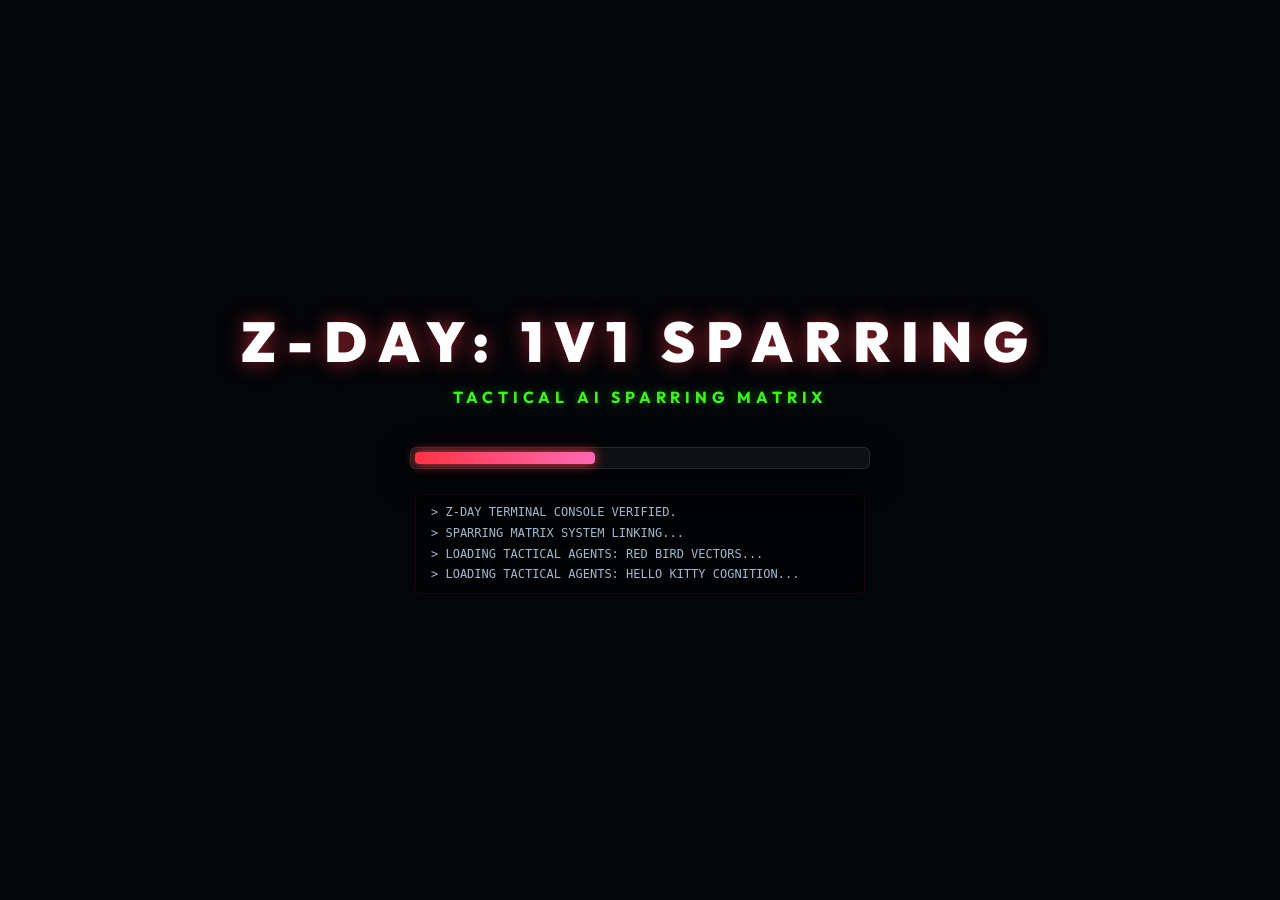
<file: zombies.html>
<!DOCTYPE html>
<html lang="en">
<head>
    <meta charset="UTF-8">
    <meta name="viewport" content="width=device-width, initial-scale=1.0">
    <title>Z-Day: 1v1 Sparring Arena - Cute & Chaotic</title>
    
    <!-- Google Fonts -->
    <link rel="preconnect" href="https://fonts.googleapis.com">
    <link rel="preconnect" href="https://fonts.gstatic.com" crossorigin>
    <link href="https://fonts.googleapis.com/css2?family=Outfit:wght@300;400;500;600;700;800;900&display=swap" rel="stylesheet">
    
    <style>
        :root {
            --bg-dark: #05080c;
            --bg-panel: rgba(12, 18, 30, 0.82);
            --accent-red: #ff3344;
            --accent-green: #39ff14;
            --accent-gold: #c5a059;
            --accent-pink: #ff69b4;
            --text-light: #f1f5f9;
            --text-muted: #64748b;
            --border-color: rgba(255, 51, 68, 0.15);
            --transition-smooth: all 0.25s cubic-bezier(0.16, 1, 0.3, 1);
        }

        body {
            margin: 0;
            padding: 0;
            background-color: var(--bg-dark);
            color: var(--text-light);
            font-family: 'Outfit', sans-serif;
            min-height: 100vh;
            overflow: hidden;
            user-select: none;
            background-image: 
                radial-gradient(circle at 50% 50%, rgba(255, 51, 68, 0.03) 0%, transparent 80%),
                radial-gradient(circle at 10% 90%, rgba(57, 255, 20, 0.02) 0%, transparent 60%);
        }

        .screen {
            position: fixed;
            top: 0;
            left: 0;
            width: 100%;
            height: 100%;
            display: flex;
            flex-direction: column;
            align-items: center;
            justify-content: center;
            z-index: 10;
            transition: opacity 0.5s ease, visibility 0.5s ease;
            box-sizing: border-box;
        }

        .screen.hidden {
            opacity: 0;
            visibility: hidden;
            pointer-events: none;
        }

        /* 1. LOADING SCREEN */
        #loading-screen {
            background-color: #030508;
            padding: 30px;
        }

        .loading-title-glow {
            font-size: 3.5rem;
            font-weight: 900;
            letter-spacing: 0.2em;
            text-transform: uppercase;
            margin: 0 0 10px 0;
            color: #FFF;
            text-shadow: 0 0 20px rgba(255, 51, 68, 0.6);
            text-align: center;
        }

        .loading-subtitle {
            font-size: 1rem;
            letter-spacing: 0.3em;
            text-transform: uppercase;
            color: var(--accent-green);
            margin: 0 0 40px 0;
            text-shadow: 0 0 10px rgba(57, 255, 20, 0.4);
            font-weight: 700;
        }

        .loader-container {
            width: 450px;
            background: rgba(255, 255, 255, 0.05);
            border: 1px solid rgba(255, 255, 255, 0.1);
            padding: 4px;
            border-radius: 6px;
            box-shadow: 0 10px 30px rgba(0,0,0,0.5);
            margin-bottom: 25px;
        }

        .loader-fill {
            height: 12px;
            width: 0%;
            background: linear-gradient(90deg, var(--accent-red), var(--accent-pink));
            border-radius: 4px;
            box-shadow: 0 0 12px var(--accent-red);
            transition: width 0.1s linear;
        }

        .console-log {
            width: 450px;
            height: 100px;
            background: rgba(0, 0, 0, 0.6);
            border: 1px solid rgba(255, 51, 68, 0.1);
            border-radius: 6px;
            padding: 10px 15px;
            box-sizing: border-box;
            font-family: monospace;
            font-size: 0.75rem;
            color: #a3b8cc;
            overflow-y: hidden;
            display: flex;
            flex-direction: column;
            gap: 4px;
        }

        .console-line {
            margin: 0;
            line-height: 1.4;
        }

        .console-line.green {
            color: var(--accent-green);
        }

        /* 2. ARSENAL SELECTOR SCREEN */
        #selector-screen, #char-select-screen {
            background-color: rgba(3, 5, 8, 0.96);
            overflow-y: auto;
            justify-content: flex-start;
            padding: 40px 20px;
        }

        .selector-header {
            text-align: center;
            margin-bottom: 30px;
        }

        .selector-header h2 {
            font-size: 2.2rem;
            font-weight: 800;
            letter-spacing: 0.05em;
            text-transform: uppercase;
            margin: 0 0 8px 0;
            color: #FFF;
            text-shadow: 0 4px 12px rgba(0,0,0,0.5);
        }

        .selector-header p {
            font-size: 0.95rem;
            color: var(--text-muted);
            margin: 0;
        }

        .selection-section {
            background: var(--bg-panel);
            border: 1px solid var(--border-color);
            border-radius: 12px;
            padding: 24px;
            margin-bottom: 25px;
            box-shadow: 0 20px 40px rgba(0,0,0,0.4);
            backdrop-filter: blur(12px);
        }

        .section-title-tag {
            font-size: 0.8rem;
            text-transform: uppercase;
            letter-spacing: 0.15em;
            color: var(--accent-red);
            font-weight: 700;
            margin: 0 0 20px 0;
            display: flex;
            align-items: center;
            gap: 8px;
        }

        /* Characters display */
        .char-options {
            display: flex;
            gap: 16px;
        }

        .char-card {
            flex: 1;
            background: rgba(0, 0, 0, 0.4);
            border: 1.5px solid rgba(255, 255, 255, 0.05);
            border-radius: 10px;
            padding: 16px;
            cursor: pointer;
            text-align: center;
            transition: var(--transition-smooth);
            display: flex;
            flex-direction: column;
            align-items: center;
            gap: 10px;
        }

        .char-card:hover {
            border-color: rgba(255, 255, 255, 0.2);
            transform: translateY(-2px);
            background: rgba(255,255,255,0.02);
        }

        .char-card.selected#char-red-bird {
            border-color: var(--accent-red);
            background: rgba(255, 51, 68, 0.05);
            box-shadow: 0 0 20px rgba(255, 51, 68, 0.15);
        }

        .char-card.selected#char-hello-kitty {
            border-color: var(--accent-pink);
            background: rgba(255, 105, 180, 0.05);
            box-shadow: 0 0 20px rgba(255, 105, 180, 0.15);
        }

        .char-card.selected#char-isabelle {
            border-color: var(--accent-green);
            background: rgba(57, 255, 20, 0.05);
            box-shadow: 0 0 20px rgba(57, 255, 20, 0.15);
        }

        .char-card.selected#char-black-bird {
            border-color: #ffa500;
            background: rgba(255, 165, 0, 0.05);
            box-shadow: 0 0 20px rgba(255, 165, 0, 0.15);
        }

        .char-card.selected#char-sonic {
            border-color: #00F3FF;
            background: rgba(0, 243, 255, 0.05);
            box-shadow: 0 0 20px rgba(0, 243, 255, 0.15);
        }

        .char-card.selected#char-tom-nook {
            border-color: var(--accent-gold);
            background: rgba(197, 160, 89, 0.05);
            box-shadow: 0 0 20px rgba(197, 160, 89, 0.15);
        }

        .char-icon-preview {
            width: 50px;
            height: 50px;
            position: relative;
        }

        .char-name {
            font-weight: 700;
            font-size: 0.95rem;
            color: #FFF;
        }

        .char-desc {
            font-size: 0.75rem;
            color: var(--text-muted);
            line-height: 1.4;
            margin: 0;
        }

        /* Weapons options */
        .weapon-card {
            background: rgba(0, 0, 0, 0.4);
            border: 1.5px solid rgba(255, 255, 255, 0.05);
            border-radius: 10px;
            padding: 16px;
            cursor: pointer;
            display: flex;
            justify-content: space-between;
            align-items: center;
            transition: var(--transition-smooth);
        }

        .weapon-card:hover {
            border-color: rgba(255, 255, 255, 0.15);
            background: rgba(255,255,255,0.01);
        }

        .weapon-card.selected {
            border-color: var(--accent-red);
            background: rgba(255, 51, 68, 0.04);
            box-shadow: 0 0 15px rgba(255, 51, 68, 0.08);
        }

        .weapon-info-block {
            display: flex;
            flex-direction: column;
            gap: 4px;
        }

        .weapon-title {
            font-size: 1rem;
            font-weight: 700;
            color: #FFF;
            margin: 0;
        }

        .weapon-tagline {
            font-size: 0.75rem;
            color: var(--text-muted);
            margin: 0;
        }

        .weapon-stat-visuals {
            width: 130px;
            display: flex;
            flex-direction: column;
        }

        .weapon-stat-row {
            display: flex;
            justify-content: space-between;
            font-size: 0.7rem;
            color: var(--text-light);
            font-weight: 600;
            margin-bottom: 3px;
        }

        .slider-value {
            color: var(--accent-green);
        }

        .weapon-stat-bar-container {
            width: 100%;
            height: 4px;
            background: rgba(255,255,255,0.06);
            border-radius: 2px;
            overflow: hidden;
        }

        .weapon-stat-bar-fill {
            height: 100%;
            background: var(--accent-red);
            border-radius: 2px;
            transition: var(--transition-smooth);
        }

        .weapon-card.selected .weapon-stat-bar-fill {
            background: var(--accent-green);
            box-shadow: 0 0 6px var(--accent-green);
        }

        .launch-btn {
            background: linear-gradient(135deg, var(--accent-red) 0%, #b31c2b 100%);
            color: #FFF;
            border: none;
            border-radius: 8px;
            padding: 16px 36px;
            font-size: 1rem;
            font-weight: 800;
            letter-spacing: 0.05rem;
            text-transform: uppercase;
            cursor: pointer;
            box-shadow: 0 8px 24px rgba(255, 51, 68, 0.3);
            transition: var(--transition-smooth);
        }

        .launch-btn:hover {
            transform: translateY(-2px);
            box-shadow: 0 12px 30px rgba(255, 51, 68, 0.45);
            filter: brightness(1.1);
        }

        /* 3. GAMEPLAY SCREEN */
        #game-screen {
            background-color: #030508;
            padding: 0;
            margin: 0;
        }

        .game-container {
            position: relative;
            width: 800px;
            height: 600px;
            border: 2px solid rgba(255, 255, 255, 0.05);
            border-radius: 12px;
            overflow: hidden;
            box-shadow: 0 25px 60px rgba(0,0,0,0.8);
            background-color: #060911;
        }

        #game-canvas {
            display: block;
            background-color: #080c14;
        }

        /* Tactical HUD overlay */
        .hud-overlay {
            position: absolute;
            top: 0;
            left: 0;
            width: 100%;
            height: 100%;
            pointer-events: none;
            box-sizing: border-box;
            padding: 20px;
            display: flex;
            flex-direction: column;
            justify-content: space-between;
        }

        .hud-top-bar {
            display: flex;
            justify-content: space-between;
            align-items: center;
            width: 100%;
        }

        /* Scoreboard design */
        .hud-scoreboard {
            background: rgba(12, 18, 30, 0.85);
            border: 1px solid rgba(255, 255, 255, 0.1);
            border-radius: 8px;
            padding: 10px 24px;
            display: flex;
            align-items: center;
            gap: 15px;
            backdrop-filter: blur(8px);
        }

        .hud-score-label {
            font-size: 0.75rem;
            text-transform: uppercase;
            letter-spacing: 0.1em;
            color: var(--text-muted);
            font-weight: 700;
        }

        .hud-score-value {
            font-size: 1.6rem;
            font-weight: 900;
            color: #FFF;
            letter-spacing: 2px;
            text-shadow: 0 0 10px rgba(255,255,255,0.3);
        }

        .hud-score-value.player {
            color: var(--accent-green);
            text-shadow: 0 0 8px rgba(57, 255, 20, 0.4);
        }

        .hud-score-value.ai {
            color: var(--accent-red);
            text-shadow: 0 0 8px rgba(255, 51, 68, 0.4);
        }

        .hud-profile-card {
            display: flex;
            align-items: center;
            gap: 12px;
            background: rgba(12, 18, 30, 0.85);
            border: 1px solid rgba(255, 255, 255, 0.1);
            border-radius: 8px;
            padding: 8px 16px;
            backdrop-filter: blur(8px);
        }

        .hud-avatar-box {
            width: 36px;
            height: 36px;
            background: rgba(0,0,0,0.4);
            border-radius: 6px;
            border: 1px solid rgba(255,255,255,0.1);
            display: flex;
            align-items: center;
            justify-content: center;
        }

        .hud-avatar-canvas {
            width: 36px;
            height: 36px;
        }

        .hud-vitals {
            display: flex;
            flex-direction: column;
            gap: 4px;
        }

        .hud-username {
            font-size: 0.85rem;
            font-weight: 700;
            color: #FFF;
        }

        .health-bar-container {
            width: 140px;
            height: 8px;
            background: rgba(255, 255, 255, 0.1);
            border-radius: 4px;
            overflow: hidden;
            border: 1px solid rgba(0, 0, 0, 0.2);
        }

        .health-bar-fill {
            width: 100%;
            height: 100%;
            background: linear-gradient(90deg, #2ecc71, #27ae60);
            border-radius: 4px;
            transition: width 0.15s ease-out;
            box-shadow: 0 0 6px rgba(46, 204, 113, 0.4);
        }

        .hud-bottom-bar {
            display: flex;
            justify-content: space-between;
            align-items: flex-end;
            width: 100%;
        }

        .hud-weapon-status {
            background: rgba(12, 18, 30, 0.85);
            border: 1px solid rgba(255, 255, 255, 0.1);
            border-radius: 8px;
            padding: 10px 18px;
            display: flex;
            flex-direction: column;
            gap: 4px;
            backdrop-filter: blur(8px);
        }

        .hud-weapon-name {
            font-size: 0.75rem;
            text-transform: uppercase;
            letter-spacing: 0.05em;
            color: var(--text-muted);
            font-weight: 700;
        }

        .hud-ammo {
            font-size: 1.5rem;
            font-weight: 900;
            color: #FFF;
            margin: 0;
        }

        .hud-reload-warning {
            color: var(--accent-red);
            font-size: 0.9rem;
            font-weight: 800;
            animation: pulse 1s infinite alternate;
        }

        /* Power-Up Announcer Banner */
        .powerup-announcer {
            position: absolute;
            top: 110px;
            left: 50%;
            transform: translateX(-50%);
            background: linear-gradient(90deg, transparent 0%, rgba(57, 255, 20, 0.2) 30%, rgba(57, 255, 20, 0.2) 70%, transparent 100%);
            border-top: 1px solid rgba(57, 255, 20, 0.3);
            border-bottom: 1px solid rgba(57, 255, 20, 0.3);
            padding: 8px 40px;
            color: var(--accent-green);
            font-weight: 900;
            font-size: 1rem;
            letter-spacing: 0.2em;
            text-transform: uppercase;
            opacity: 0;
            visibility: hidden;
            transition: var(--transition-smooth);
            text-shadow: 0 0 10px rgba(57, 255, 20, 0.5);
            text-align: center;
            width: 80%;
            pointer-events: none;
        }

        .powerup-announcer.active {
            opacity: 1;
            visibility: visible;
            transform: translateX(-50%) translateY(10px);
        }

        /* Duel Round Intermission HUD */
        .hud-intermission {
            position: absolute;
            top: 220px;
            left: 50%;
            transform: translate(-50%, -50%);
            text-align: center;
            background: rgba(3, 5, 8, 0.9);
            border: 1px solid rgba(255,255,255,0.08);
            border-radius: 12px;
            padding: 20px 40px;
            width: 320px;
            opacity: 0;
            visibility: hidden;
            transition: var(--transition-smooth);
        }

        .hud-intermission.active {
            opacity: 1;
            visibility: visible;
        }

        .intermission-lbl {
            font-size: 0.8rem;
            text-transform: uppercase;
            letter-spacing: 0.2em;
            color: var(--accent-red);
            font-weight: 700;
            margin-bottom: 5px;
        }

        .intermission-timer {
            font-size: 3rem;
            font-weight: 900;
            color: #FFF;
            margin: 0;
            text-shadow: 0 0 15px rgba(255,255,255,0.2);
        }

        /* 4. GAME OVER / DUEL OVERLAY SCREEN */
        .gameover-overlay {
            position: absolute;
            top: 0;
            left: 0;
            width: 100%;
            height: 100%;
            background: rgba(3, 5, 8, 0.95);
            display: flex;
            flex-direction: column;
            align-items: center;
            justify-content: center;
            opacity: 0;
            visibility: hidden;
            transition: opacity 0.4s ease, visibility 0.4s ease;
            z-index: 100;
            pointer-events: none;
        }

        .gameover-overlay.active {
            opacity: 1;
            visibility: visible;
            pointer-events: auto;
        }

        .gameover-title {
            font-size: 3.5rem;
            font-weight: 900;
            letter-spacing: 0.05em;
            text-transform: uppercase;
            margin: 0 0 10px 0;
            color: var(--accent-red);
            text-shadow: 0 0 25px rgba(255, 51, 68, 0.5);
        }
        
        .gameover-title.victory {
            color: var(--accent-green);
            text-shadow: 0 0 25px rgba(57, 255, 20, 0.5);
        }

        .gameover-subtitle {
            font-size: 1rem;
            letter-spacing: 0.15em;
            text-transform: uppercase;
            color: var(--text-muted);
            margin: 0 0 40px 0;
            font-weight: 600;
        }

        .gameover-stats-grid {
            display: flex;
            gap: 20px;
            margin-bottom: 40px;
        }

        .gameover-stat-card {
            background: rgba(255, 255, 255, 0.03);
            border: 1px solid rgba(255, 255, 255, 0.08);
            border-radius: 8px;
            padding: 16px 24px;
            text-align: center;
            min-width: 130px;
        }

        .gameover-stat-lbl {
            display: block;
            font-size: 0.7rem;
            text-transform: uppercase;
            letter-spacing: 0.1em;
            color: var(--text-muted);
            margin-bottom: 6px;
            font-weight: 700;
        }

        .gameover-stat-val {
            font-size: 1.8rem;
            font-weight: 900;
            color: #FFF;
        }

        .gameover-stat-val.gold {
            color: var(--accent-gold);
            text-shadow: 0 0 10px rgba(197, 160, 89, 0.4);
        }

        .gameover-actions {
            display: flex;
            gap: 16px;
        }

        .gameover-btn {
            background: rgba(255, 255, 255, 0.05);
            color: #FFF;
            border: 1.5px solid rgba(255, 255, 255, 0.12);
            border-radius: 6px;
            padding: 12px 28px;
            font-size: 0.85rem;
            font-weight: 800;
            text-transform: uppercase;
            letter-spacing: 0.05em;
            cursor: pointer;
            transition: var(--transition-smooth);
        }

        .gameover-btn:hover {
            background: rgba(255, 255, 255, 0.1);
            border-color: rgba(255, 255, 255, 0.3);
        }

        .gameover-btn.gold {
            background: linear-gradient(135deg, var(--accent-gold) 0%, #a48143 100%);
            border: none;
            box-shadow: 0 6px 18px rgba(197, 160, 89, 0.25);
        }

        .gameover-btn.gold:hover {
            transform: translateY(-1px);
            box-shadow: 0 8px 22px rgba(197, 160, 89, 0.35);
            filter: brightness(1.1);
        }

        @keyframes pulse {
            0% { opacity: 0.6; }
            100% { opacity: 1; }
        }

        /* 1v1 Mode Selection Buttons */
        .mode-toggle-btn {
            padding: 10px 22px;
            background: rgba(255, 255, 255, 0.04);
            border: 1.5px solid rgba(255, 255, 255, 0.12);
            color: var(--text-muted);
            border-radius: 8px;
            font-size: 0.85rem;
            font-weight: 800;
            text-transform: uppercase;
            letter-spacing: 0.05em;
            cursor: pointer;
            transition: var(--transition-smooth);
        }
        .mode-toggle-btn.active {
            background: linear-gradient(135deg, var(--accent-red) 0%, #cc1b2b 100%);
            border-color: var(--accent-red);
            color: #FFF;
            box-shadow: 0 0 18px rgba(255, 51, 68, 0.4);
        }
        .mode-toggle-btn:hover {
            background: rgba(255, 255, 255, 0.08);
            border-color: rgba(255, 255, 255, 0.25);
            color: #FFF;
        }
        .hidden {
            display: none !important;
        }
    </style>
</head>
<body>
    <!-- Premium background ambient shapes -->
    <div class="background-glow top-left" style="position: fixed; width: 600px; height: 600px; background: radial-gradient(circle, rgba(255, 51, 68, 0.04) 0%, transparent 70%); filter: blur(80px); top: -200px; left: -200px; z-index: -1; pointer-events: none;"></div>
    <div class="background-glow bottom-right" style="position: fixed; width: 600px; height: 600px; background: radial-gradient(circle, rgba(57, 255, 20, 0.03) 0%, transparent 70%); filter: blur(80px); bottom: -200px; right: -200px; z-index: -1; pointer-events: none;"></div>

    <!-- 1. LOADING SCREEN -->
    <div class="screen" id="loading-screen">
        <h1 class="loading-title-glow">Z-Day: 1v1 Sparring</h1>
        <p class="loading-subtitle">Tactical AI Sparring Matrix</p>
        
        <div class="loader-container">
            <div class="loader-fill" id="loader-fill"></div>
        </div>

        <div class="console-log" id="console-log">
            <!-- Simulated logs print dynamically -->
        </div>
    </div>

    <!-- 2. WEAPON LOADOUT SCREEN -->
    <div class="screen hidden" id="selector-screen">
        <!-- Game Mode & Difficulty Selection Toggle -->
        <div class="mode-select-container" style="display: flex; flex-direction: column; gap: 15px; margin-top: 10px; margin-bottom: 25px; align-items: center; justify-content: center; z-index: 20;">
            <div style="display: flex; gap: 12px;">
                <button class="mode-toggle-btn active" id="btn-mode-ai" onclick="changeGameMode('ai')">🆚 VS AI</button>
                <button class="mode-toggle-btn" id="btn-mode-pvp" onclick="changeGameMode('pvp')">👥 VS Player 2 (Local)</button>
            </div>
            
            <!-- AI Difficulty Selection (Only visible when VS AI is active) -->
            <div id="ai-difficulty-container" style="display: flex; gap: 8px; align-items: center;">
                <span style="font-size: 0.8rem; text-transform: uppercase; font-weight: 700; letter-spacing: 0.05em; color: var(--text-muted); margin-right: 8px;">AI Difficulty:</span>
                <button class="mode-toggle-btn diff-btn" id="btn-diff-easy" onclick="changeDifficulty('easy')" style="padding: 6px 14px; font-size: 0.75rem;">Easy</button>
                <button class="mode-toggle-btn diff-btn active" id="btn-diff-medium" onclick="changeDifficulty('medium')" style="padding: 6px 14px; font-size: 0.75rem;">Medium</button>
                <button class="mode-toggle-btn diff-btn" id="btn-diff-hard" onclick="changeDifficulty('hard')" style="padding: 6px 14px; font-size: 0.75rem;">Hard</button>
                <button class="mode-toggle-btn diff-btn" id="btn-diff-exhard" onclick="changeDifficulty('exhard')" style="padding: 6px 14px; font-size: 0.75rem;">Extra Hard</button>
            </div>

            <!-- Name Customization Inputs -->
            <div class="name-inputs-container" style="display: flex; gap: 15px; margin-top: 5px; align-items: center; justify-content: center;">
                <div class="input-group" id="p1-name-group" style="display: flex; flex-direction: column; gap: 4px;">
                    <label style="font-size: 0.65rem; text-transform: uppercase; font-weight: 700; color: var(--text-muted); letter-spacing: 0.05em; text-align: left;">Player 1 Name</label>
                    <input type="text" id="p1-name-input" value="Player 1" oninput="changeP1Name(this.value)" style="padding: 8px 16px; background: rgba(0,0,0,0.4); border: 1px solid rgba(255,255,255,0.1); border-radius: 6px; color: #FFF; font-family: inherit; font-size: 0.85rem; outline: none; width: 160px; transition: border 0.2s;" onfocus="this.style.borderColor='rgba(255,51,68,0.4)'" onblur="this.style.borderColor='rgba(255,255,255,0.1)'"/>
                </div>
                <div class="input-group" id="p2-name-group" style="display: flex; flex-direction: column; gap: 4px; display: none;">
                    <label style="font-size: 0.65rem; text-transform: uppercase; font-weight: 700; color: var(--text-muted); letter-spacing: 0.05em; text-align: left;">Player 2 Name</label>
                    <input type="text" id="p2-name-input" value="Player 2" oninput="changeP2Name(this.value)" style="padding: 8px 16px; background: rgba(0,0,0,0.4); border: 1px solid rgba(255,255,255,0.1); border-radius: 6px; color: #FFF; font-family: inherit; font-size: 0.85rem; outline: none; width: 160px; transition: border 0.2s;" onfocus="this.style.borderColor='rgba(0,255,255,0.4)'" onblur="this.style.borderColor='rgba(255,255,255,0.1)'"/>
                </div>
            </div>
        </div>

        <div class="selector-header">
            <h2 id="weap-select-title">Select Starting Weapon</h2>
            <p id="weap-select-subtitle">Establish primary weapon payload and core ballistic profile</p>
        </div>

        <div style="max-width: 780px; width: 100%; margin-bottom: 35px;">
            <div class="selection-section">
                <h3 class="section-title-tag">Weapon Arsenal</h3>
                <div class="control-group" style="display: grid; grid-template-columns: repeat(auto-fit, minmax(320px, 1fr)); gap: 12px;">
                    
                    <!-- Weapon 1: Carbine -->
                    <div class="weapon-card selected" id="weap-carbine" onclick="selectWeapon('carbine')">
                        <div class="weapon-info-block">
                            <h4 class="weapon-title">Red Bird Carbine</h4>
                            <p class="weapon-tagline">Semi-Automatic. Heavy impact bullets.</p>
                        </div>
                        <div class="weapon-stat-visuals">
                            <div class="weapon-stat-row">Damage <span class="slider-value">80</span></div>
                            <div class="weapon-stat-bar-container"><div class="weapon-stat-bar-fill" style="width: 80%;"></div></div>
                            
                            <div class="weapon-stat-row" style="margin-top: 6px;">Fire Rate <span class="slider-value">3/s</span></div>
                            <div class="weapon-stat-bar-container"><div class="weapon-stat-bar-fill" style="width: 35%;"></div></div>
                        </div>
                    </div>

                    <!-- Weapon 2: SMG Blaster -->
                    <div class="weapon-card" id="weap-blaster" onclick="selectWeapon('blaster')">
                        <div class="weapon-info-block">
                            <h4 class="weapon-title">Kitty Bubble SMG</h4>
                            <p class="weapon-tagline">Fully Automatic. Rapid bubble bursts.</p>
                        </div>
                        <div class="weapon-stat-visuals">
                            <div class="weapon-stat-row">Damage <span class="slider-value">30</span></div>
                            <div class="weapon-stat-bar-container"><div class="weapon-stat-bar-fill" style="width: 30%;"></div></div>
                            
                            <div class="weapon-stat-row" style="margin-top: 6px;">Fire Rate <span class="slider-value">10/s</span></div>
                            <div class="weapon-stat-bar-container"><div class="weapon-stat-bar-fill" style="width: 90%;"></div></div>
                        </div>
                    </div>

                    <!-- Weapon 3: Bazooka -->
                    <div class="weapon-card" id="weap-bazooka" onclick="selectWeapon('bazooka')">
                        <div class="weapon-info-block">
                            <h4 class="weapon-title">Sling-Shot Bazooka</h4>
                            <p class="weapon-tagline">Volatile Explosives. Heavy rocket shell.</p>
                        </div>
                        <div class="weapon-stat-visuals">
                            <div class="weapon-stat-row">Damage <span class="slider-value">250</span></div>
                            <div class="weapon-stat-bar-container"><div class="weapon-stat-bar-fill" style="width: 100%;"></div></div>
                            
                            <div class="weapon-stat-row" style="margin-top: 6px;">Fire Rate <span class="slider-value">0.8/s</span></div>
                            <div class="weapon-stat-bar-container"><div class="weapon-stat-bar-fill" style="width: 10%;"></div></div>
                        </div>
                    </div>

                    <!-- Weapon 4: Ray Gun -->
                    <div class="weapon-card" id="weap-raygun" onclick="selectWeapon('raygun')">
                        <div class="weapon-info-block">
                            <h4 class="weapon-title">Ray-Kitty Laser Blaster</h4>
                            <p class="weapon-tagline">High-Tech Laser. Fast energy bolts.</p>
                        </div>
                        <div class="weapon-stat-visuals">
                            <div class="weapon-stat-row">Damage <span class="slider-value">95</span></div>
                            <div class="weapon-stat-bar-container"><div class="weapon-stat-bar-fill" style="width: 85%;"></div></div>
                            
                            <div class="weapon-stat-row" style="margin-top: 6px;">Fire Rate <span class="slider-value">4/s</span></div>
                            <div class="weapon-stat-bar-container"><div class="weapon-stat-bar-fill" style="width: 45%;"></div></div>
                        </div>
                    </div>

                    <!-- Weapon 5: Drum Gun -->
                    <div class="weapon-card" id="weap-drumgun" onclick="selectWeapon('drumgun')">
                        <div class="weapon-info-block">
                            <h4 class="weapon-title">Isabelle Drum Rifle</h4>
                            <p class="weapon-tagline">Fully Automatic. Huge drum magazine.</p>
                        </div>
                        <div class="weapon-stat-visuals">
                            <div class="weapon-stat-row">Damage <span class="slider-value">45</span></div>
                            <div class="weapon-stat-bar-container"><div class="weapon-stat-bar-fill" style="width: 45%;"></div></div>
                            
                            <div class="weapon-stat-row" style="margin-top: 6px;">Fire Rate <span class="slider-value">8/s</span></div>
                            <div class="weapon-stat-bar-container"><div class="weapon-stat-bar-fill" style="width: 75%;"></div></div>
                        </div>
                    </div>

                    <!-- Weapon 6: Shotgun -->
                    <div class="weapon-card" id="weap-shotgun" onclick="selectWeapon('shotgun')">
                        <div class="weapon-info-block">
                            <h4 class="weapon-title">Flock Scattergun</h4>
                            <p class="weapon-tagline">Double-Barrel. Shoots a 5-bullet spread.</p>
                        </div>
                        <div class="weapon-stat-visuals">
                            <div class="weapon-stat-row">Damage <span class="slider-value">55 x 5</span></div>
                            <div class="weapon-stat-bar-container"><div class="weapon-stat-bar-fill" style="width: 90%;"></div></div>
                            
                            <div class="weapon-stat-row" style="margin-top: 6px;">Fire Rate <span class="slider-value">1.4/s</span></div>
                            <div class="weapon-stat-bar-container"><div class="weapon-stat-bar-fill" style="width: 20%;"></div></div>
                        </div>
                    </div>

                    <!-- Weapon 7: Sniper -->
                    <div class="weapon-card" id="weap-sniper" onclick="selectWeapon('sniper')">
                        <div class="weapon-info-block">
                            <h4 class="weapon-title">Sonic Bolt Sniper</h4>
                            <p class="weapon-tagline">High Precision. Piercing supersonic rounds.</p>
                        </div>
                        <div class="weapon-stat-visuals">
                            <div class="weapon-stat-row">Damage <span class="slider-value">300</span></div>
                            <div class="weapon-stat-bar-container"><div class="weapon-stat-bar-fill" style="width: 100%;"></div></div>
                            
                            <div class="weapon-stat-row" style="margin-top: 6px;">Fire Rate <span class="slider-value">0.6/s</span></div>
                            <div class="weapon-stat-bar-container"><div class="weapon-stat-bar-fill" style="width: 8%;"></div></div>
                        </div>
                    </div>

                    <!-- Weapon 8: Burst Rifle -->
                    <div class="weapon-card" id="weap-nookrifle" onclick="selectWeapon('nookrifle')">
                        <div class="weapon-info-block">
                            <h4 class="weapon-title">Nook's Bells Rifle</h4>
                            <p class="weapon-tagline">Burst Action. Fires a rapid 3-round burst.</p>
                        </div>
                        <div class="weapon-stat-visuals">
                            <div class="weapon-stat-row">Damage <span class="slider-value">70 x 3</span></div>
                            <div class="weapon-stat-bar-container"><div class="weapon-stat-bar-fill" style="width: 70%;"></div></div>
                            
                            <div class="weapon-stat-row" style="margin-top: 6px;">Fire Rate <span class="slider-value">6/s (bursts)</span></div>
                            <div class="weapon-stat-bar-container"><div class="weapon-stat-bar-fill" style="width: 60%;"></div></div>
                        </div>
                    </div>

                </div>
            </div>
        </div>

        <div style="display: flex; gap: 20px;">
            <button class="launch-btn hidden" id="weap-back-btn" style="background: rgba(255,255,255,0.05); color: #FFF; border: 1.5px solid rgba(255,255,255,0.15); box-shadow: none;" onclick="handleBackP2ToP1()">&larr; Back to P1</button>
            <button class="launch-btn" onclick="goToCharacterSelect()">Select Operative &rarr;</button>
        </div>
    </div>

    <!-- 2.5. CHARACTER SELECTOR SCREEN -->
    <div class="screen hidden" id="char-select-screen">
        <div class="selector-header">
            <h2 id="char-select-title">Select Your Operative</h2>
            <p id="char-select-subtitle">Determine signature combat vector skin and active passive specs</p>
        </div>

        <div class="selection-section" style="max-width: 900px; width: 100%;">
            <div class="char-options-wrapper" style="width: 100%;">
                <h3 class="section-title-tag">Operative Registry</h3>
                <div class="char-options" style="display: grid; grid-template-columns: repeat(auto-fit, minmax(260px, 1fr)); gap: 20px;">
                    
                    <!-- Card 1: Red Bird -->
                    <div class="char-card selected" id="char-red-bird" onclick="selectChar('red-bird')">
                        <div class="char-icon-preview">
                            <canvas id="canvas-preview-red" width="50" height="50"></canvas>
                        </div>
                        <span class="char-name">Red Bird</span>
                        <p class="char-desc" style="margin-top: 6px; flex-grow: 1;">Furious leader of the flock. Channeling raw intensity and battle-hardened resolve.</p>
                        <div class="powerup-badge" style="margin-top: 15px; padding: 6px 10px; background: rgba(255, 51, 68, 0.12); border: 1px solid rgba(255, 51, 68, 0.25); border-radius: 6px; font-size: 0.75rem; color: #ff3344; font-weight: 700; width: 100%; box-sizing: border-box;">
                            ⚡ Anger Boost: Fire rate +35% below 50% HP
                        </div>
                    </div>

                    <!-- Card 2: Hello Kitty -->
                    <div class="char-card" id="char-hello-kitty" onclick="selectChar('hello-kitty')">
                        <div class="char-icon-preview">
                            <canvas id="canvas-preview-kitty" width="50" height="50"></canvas>
                        </div>
                        <span class="char-name">Hello Kitty</span>
                        <p class="char-desc" style="margin-top: 6px; flex-grow: 1;">Spreads happiness and friendship. Keeps her absolute composure in chaotic environments.</p>
                        <div class="powerup-badge" style="margin-top: 15px; padding: 6px 10px; background: rgba(255, 105, 180, 0.12); border: 1px solid rgba(255, 105, 180, 0.25); border-radius: 6px; font-size: 0.75rem; color: #ff69b4; font-weight: 700; width: 100%; box-sizing: border-box;">
                            💖 Sweet Healing: HP drops heal 40 HP instead of 35
                        </div>
                    </div>

                    <!-- Card 3: Isabelle -->
                    <div class="char-card" id="char-isabelle" onclick="selectChar('isabelle')">
                        <div class="char-icon-preview">
                            <canvas id="canvas-preview-isabelle" width="50" height="50"></canvas>
                        </div>
                        <span class="char-name">Isabelle</span>
                        <p class="char-desc" style="margin-top: 6px; flex-grow: 1;">The helpful secretary from Animal Crossing. Highly organized and exceptionally nimble in a pinch.</p>
                        <div class="powerup-badge" style="margin-top: 15px; padding: 6px 10px; background: rgba(57, 255, 20, 0.12); border: 1px solid rgba(57, 255, 20, 0.25); border-radius: 6px; font-size: 0.75rem; color: #39ff14; font-weight: 700; width: 100%; box-sizing: border-box;">
                            🎒 Town Support: Speed +20% & Reload +15%
                        </div>
                    </div>

                    <!-- Card 4: Black Bird -->
                    <div class="char-card" id="char-black-bird" onclick="selectChar('black-bird')">
                        <div class="char-icon-preview">
                            <canvas id="canvas-preview-black" width="50" height="50"></canvas>
                        </div>
                        <span class="char-name">Black Bird</span>
                        <p class="char-desc" style="margin-top: 6px; flex-grow: 1;">The volatile explosive expert of the flock. Adds kinetic explosive payloads to standard ammunition.</p>
                        <div class="powerup-badge" style="margin-top: 15px; padding: 6px 10px; background: rgba(255, 165, 0, 0.12); border: 1px solid rgba(255, 165, 0, 0.25); border-radius: 6px; font-size: 0.75rem; color: #ffa500; font-weight: 700; width: 100%; box-sizing: border-box;">
                            💥 Volatile Force: 25% mini explosive chance & +40% blast radius
                        </div>
                    </div>

                    <!-- Card 5: Sonic -->
                    <div class="char-card" id="char-sonic" onclick="selectChar('sonic')">
                        <div class="char-icon-preview">
                            <canvas id="canvas-preview-sonic" width="50" height="50"></canvas>
                        </div>
                        <span class="char-name">Sonic</span>
                        <p class="char-desc" style="margin-top: 6px; flex-grow: 1;">The blue blur. Equipped with ring shielding technology that negates damage and creates kinetic space.</p>
                        <div class="powerup-badge" style="margin-top: 15px; padding: 6px 10px; background: rgba(0, 243, 255, 0.12); border: 1px solid rgba(0, 243, 255, 0.25); border-radius: 6px; font-size: 0.75rem; color: #00F3FF; font-weight: 700; width: 100%; box-sizing: border-box;">
                            🌀 Ring Shield: Negates first enemy hit (Regens after 10s of safety)
                        </div>
                    </div>

                    <!-- Card 6: Tom Nook -->
                    <div class="char-card" id="char-tom-nook" onclick="selectChar('tom-nook')">
                        <div class="char-icon-preview">
                            <canvas id="canvas-preview-nook" width="50" height="50"></canvas>
                        </div>
                        <span class="char-name">Tom Nook</span>
                        <p class="char-desc" style="margin-top: 6px; flex-grow: 1;">The business tycoon from Animal Crossing. Always charging bells but helps you rake them in.</p>
                        <div class="powerup-badge" style="margin-top: 15px; padding: 6px 10px; background: rgba(197, 160, 89, 0.12); border: 1px solid rgba(197, 160, 89, 0.25); border-radius: 6px; font-size: 0.75rem; color: #c5a059; font-weight: 700; width: 100%; box-sizing: border-box;">
                            💰 Bells Magnet: +10% score points & power-up pickup radius +60px
                        </div>
                    </div>

                </div>
            </div>
        </div>

        <div style="display: flex; gap: 20px;">
            <button class="launch-btn" style="background: rgba(255,255,255,0.05); color: #FFF; border: 1.5px solid rgba(255,255,255,0.15); box-shadow: none;" onclick="goToWeaponSelect()">&larr; Back</button>
            <button class="launch-btn" onclick="handleDeployClick()">Deploy to Arena &rarr;</button>
        </div>
    </div>

    <!-- 3. GAMEPLAY SCREEN -->
    <div class="screen hidden" id="game-screen">
        <div class="game-container">
            <canvas id="game-canvas"></canvas>
            
            <div class="hud-overlay">
                
                <!-- HUD TOP -->
                <div class="hud-top-bar">
                    <!-- Player Health & Profile -->
                    <div class="hud-profile-card">
                        <div class="hud-avatar-box">
                            <canvas id="hud-avatar-canvas" class="hud-avatar-canvas" width="36" height="36"></canvas>
                        </div>
                        <div class="hud-vitals">
                            <span class="hud-username" id="hud-username">Player</span>
                            <div class="health-bar-container">
                                <div class="health-bar-fill" id="health-bar-fill"></div>
                            </div>
                        </div>
                    </div>

                    <!-- 1v1 Sparring Scoreboard -->
                    <div class="hud-scoreboard">
                        <span class="hud-score-label">Score</span>
                        <span class="hud-score-value player" id="score-player-val">0</span>
                        <span style="color: rgba(255,255,255,0.25); font-weight: 900;">:</span>
                        <span class="hud-score-value ai" id="score-ai-val">0</span>
                        <span class="hud-score-label" id="score-opp-label">AI</span>
                    </div>

                    <!-- Opponent Health & Profile -->
                    <div class="hud-profile-card">
                        <div class="hud-vitals" style="align-items: flex-end;">
                            <span class="hud-username" id="opp-username">AI Sparring Partner</span>
                            <div class="health-bar-container">
                                <div class="health-bar-fill" id="opp-health-bar-fill" style="background: linear-gradient(90deg, #ff3344, #b31c2b);"></div>
                            </div>
                        </div>
                        <div class="hud-avatar-box">
                            <canvas id="opp-avatar-canvas" class="hud-avatar-canvas" width="36" height="36"></canvas>
                        </div>
                    </div>
                </div>

                <!-- BANNERS -->
                <div class="powerup-announcer" id="powerup-announcer">VITALS INJECTED (+35 HP)</div>
                <div class="hud-intermission" id="hud-intermission">
                    <p class="intermission-lbl">Next Duel Round</p>
                    <p class="intermission-timer" id="intermission-timer">5</p>
                </div>

                <!-- HUD BOTTOM -->
                <div class="hud-bottom-bar">
                    <!-- Weapon Stats -->
                    <div class="hud-weapon-status">
                        <span class="hud-weapon-name" id="hud-weapon-name">Red Bird Carbine</span>
                        <span class="hud-ammo" id="hud-ammo">15 / 90</span>
                    </div>
                    
                    <div style="color: var(--text-muted); font-size: 0.75rem; text-transform: uppercase; font-weight: 700; letter-spacing: 0.1em; background: rgba(0,0,0,0.5); padding: 6px 12px; border-radius: 4px; border: 1px solid rgba(255,255,255,0.05);">
                        Hold <span style="color: #FFF;">Shift</span> to Sprint &nbsp;|&nbsp; Press <span style="color: #FFF;">R</span> to Reload
                    </div>
                </div>

                <!-- Game Over Overlay Screen -->
                <div class="gameover-overlay" id="gameover-screen">
                    <h2 class="gameover-title" id="go-title">Decimated</h2>
                    <p class="gameover-subtitle" id="go-subtitle">Tactical Sparring Sparring Over</p>
                    
                    <div class="gameover-stats-grid">
                        <div class="gameover-stat-card">
                            <span class="gameover-stat-lbl">Final Match Score</span>
                            <span class="gameover-stat-val" id="go-final-score">PLAYER 0 - 0 AI</span>
                        </div>
                    </div>

                    <div class="gameover-actions">
                        <button class="gameover-btn gold" onclick="relaunchSelector()">Arsenal Options</button>
                        <button class="gameover-btn" onclick="restartMatch()">Rematch Duel</button>
                    </div>
                </div>

            </div>

        </div>
    </div>

    <!-- Gameplay Controller Script -->
    <script>
        // --- Web Audio Synthesizer Engine ---
        class SoundEngine {
            constructor() {
                this.ctx = null;
                this.enabled = false;
            }

            init() {
                if (this.ctx) return;
                const AudioContextClass = window.AudioContext || window.webkitAudioContext;
                this.ctx = new AudioContextClass();
                this.enabled = true;
            }

            playShoot(type) {
                if (!this.enabled || !this.ctx) return;
                const now = this.ctx.currentTime;
                const osc = this.ctx.createOscillator();
                const gain = this.ctx.createGain();
                
                if (type === 'carbine') {
                    osc.type = 'triangle';
                    osc.frequency.setValueAtTime(600, now);
                    osc.frequency.exponentialRampToValueAtTime(80, now + 0.12);
                    gain.gain.setValueAtTime(0.3, now);
                    gain.gain.exponentialRampToValueAtTime(0.01, now + 0.12);
                    osc.connect(gain);
                    gain.connect(this.ctx.destination);
                    osc.start();
                    osc.stop(now + 0.15);
                } else if (type === 'blaster') {
                    osc.type = 'sine';
                    osc.frequency.setValueAtTime(800, now);
                    osc.frequency.exponentialRampToValueAtTime(250, now + 0.08);
                    gain.gain.setValueAtTime(0.18, now);
                    gain.gain.exponentialRampToValueAtTime(0.01, now + 0.08);
                    osc.connect(gain);
                    gain.connect(this.ctx.destination);
                    osc.start();
                    osc.stop(now + 0.1);
                } else if (type === 'bazooka') {
                    osc.type = 'sawtooth';
                    osc.frequency.setValueAtTime(180, now);
                    osc.frequency.linearRampToValueAtTime(20, now + 0.45);
                    gain.gain.setValueAtTime(0.4, now);
                    gain.gain.exponentialRampToValueAtTime(0.01, now + 0.45);
                    const lp = this.ctx.createBiquadFilter();
                    lp.type = 'lowpass';
                    lp.frequency.setValueAtTime(200, now);
                    osc.connect(lp);
                    lp.connect(gain);
                    gain.connect(this.ctx.destination);
                    osc.start();
                    osc.stop(now + 0.5);
                } else if (type === 'raygun') {
                    osc.type = 'sawtooth';
                    osc.frequency.setValueAtTime(1000, now);
                    osc.frequency.exponentialRampToValueAtTime(300, now + 0.15);
                    gain.gain.setValueAtTime(0.2, now);
                    gain.gain.exponentialRampToValueAtTime(0.01, now + 0.15);
                    const hp = this.ctx.createBiquadFilter();
                    hp.type = 'highpass';
                    hp.frequency.setValueAtTime(400, now);
                    osc.connect(hp);
                    hp.connect(gain);
                    gain.connect(this.ctx.destination);
                    osc.start();
                    osc.stop(now + 0.16);
                } else if (type === 'drumgun') {
                    osc.type = 'triangle';
                    osc.frequency.setValueAtTime(500, now);
                    osc.frequency.exponentialRampToValueAtTime(150, now + 0.09);
                    gain.gain.setValueAtTime(0.22, now);
                    gain.gain.exponentialRampToValueAtTime(0.01, now + 0.09);
                    osc.connect(gain);
                    gain.connect(this.ctx.destination);
                    osc.start();
                    osc.stop(now + 0.1);
                } else if (type === 'shotgun') {
                    osc.type = 'sawtooth';
                    osc.frequency.setValueAtTime(250, now);
                    osc.frequency.linearRampToValueAtTime(40, now + 0.3);
                    gain.gain.setValueAtTime(0.5, now);
                    gain.gain.exponentialRampToValueAtTime(0.01, now + 0.3);
                    const lp = this.ctx.createBiquadFilter();
                    lp.type = 'lowpass';
                    lp.frequency.setValueAtTime(300, now);
                    osc.connect(lp);
                    lp.connect(gain);
                    gain.connect(this.ctx.destination);
                    osc.start();
                    osc.stop(now + 0.32);
                } else if (type === 'sniper') {
                    osc.type = 'sawtooth';
                    osc.frequency.setValueAtTime(800, now);
                    osc.frequency.exponentialRampToValueAtTime(60, now + 0.25);
                    gain.gain.setValueAtTime(0.4, now);
                    gain.gain.exponentialRampToValueAtTime(0.01, now + 0.25);
                    osc.connect(gain);
                    gain.connect(this.ctx.destination);
                    osc.start();
                    osc.stop(now + 0.27);
                } else if (type === 'nookrifle') {
                    osc.type = 'triangle';
                    osc.frequency.setValueAtTime(650, now);
                    osc.frequency.exponentialRampToValueAtTime(100, now + 0.1);
                    gain.gain.setValueAtTime(0.25, now);
                    gain.gain.exponentialRampToValueAtTime(0.01, now + 0.1);
                    osc.connect(gain);
                    gain.connect(this.ctx.destination);
                    osc.start();
                    osc.stop(now + 0.12);
                }
            }

            playHit() {
                if (!this.enabled || !this.ctx) return;
                const now = this.ctx.currentTime;
                const osc = this.ctx.createOscillator();
                const gain = this.ctx.createGain();
                osc.type = 'triangle';
                osc.frequency.setValueAtTime(200, now);
                osc.frequency.linearRampToValueAtTime(50, now + 0.1);
                gain.gain.setValueAtTime(0.15, now);
                gain.gain.exponentialRampToValueAtTime(0.01, now + 0.15);
                osc.connect(gain);
                gain.connect(this.ctx.destination);
                osc.start();
                osc.stop(now + 0.15);
            }

            playReload() {
                if (!this.enabled || !this.ctx) return;
                const now = this.ctx.currentTime;
                const makeClick = (delay, pitch) => {
                    const osc = this.ctx.createOscillator();
                    const gain = this.ctx.createGain();
                    osc.type = 'triangle';
                    osc.frequency.setValueAtTime(pitch, now + delay);
                    gain.gain.setValueAtTime(0.1, now + delay);
                    gain.gain.exponentialRampToValueAtTime(0.01, now + delay + 0.05);
                    osc.connect(gain);
                    gain.connect(this.ctx.destination);
                    osc.start(now + delay);
                    osc.stop(now + delay + 0.06);
                }
                makeClick(0, 300);
                makeClick(0.15, 450);
            }

            playPowerUp() {
                if (!this.enabled || !this.ctx) return;
                const now = this.ctx.currentTime;
                const osc = this.ctx.createOscillator();
                const gain = this.ctx.createGain();
                osc.type = 'sine';
                osc.frequency.setValueAtTime(440, now);
                osc.frequency.setValueAtTime(554.37, now + 0.1);
                osc.frequency.setValueAtTime(659.25, now + 0.2);
                osc.frequency.setValueAtTime(880, now + 0.3);
                gain.gain.setValueAtTime(0.15, now);
                gain.gain.exponentialRampToValueAtTime(0.01, now + 0.45);
                osc.connect(gain);
                gain.connect(this.ctx.destination);
                osc.start();
                osc.stop(now + 0.5);
            }

            playGameOver() {
                if (!this.enabled || !this.ctx) return;
                const now = this.ctx.currentTime;
                const osc = this.ctx.createOscillator();
                const gain = this.ctx.createGain();
                osc.type = 'sawtooth';
                osc.frequency.setValueAtTime(100, now);
                osc.frequency.exponentialRampToValueAtTime(30, now + 1.2);
                gain.gain.setValueAtTime(0.3, now);
                gain.gain.exponentialRampToValueAtTime(0.01, now + 1.2);
                const lp = this.ctx.createBiquadFilter();
                lp.type = 'lowpass';
                lp.frequency.setValueAtTime(150, now);
                osc.connect(lp);
                lp.connect(gain);
                gain.connect(this.ctx.destination);
                osc.start();
                osc.stop(now + 1.3);
            }
        }

        const audio = new SoundEngine();

        // --- Character Canvas Previews ---
        function drawRedBirdPreview(canvasId) {
            const canv = document.getElementById(canvasId);
            if (!canv) return;
            const ctx = canv.getContext('2d');
            ctx.clearRect(0,0,50,50);
            drawRedBirdHead(ctx, 25, 25, 16);
        }

        function drawHelloKittyPreview(canvasId) {
            const canv = document.getElementById(canvasId);
            if (!canv) return;
            const ctx = canv.getContext('2d');
            ctx.clearRect(0,0,50,50);
            drawHelloKittyHead(ctx, 25, 25, 16);
        }

        function drawIsabellePreview(canvasId) {
            const canv = document.getElementById(canvasId);
            if (!canv) return;
            const ctx = canv.getContext('2d');
            ctx.clearRect(0,0,50,50);
            drawIsabelleHead(ctx, 25, 25, 16);
        }

        function drawBlackBirdPreview(canvasId) {
            const canv = document.getElementById(canvasId);
            if (!canv) return;
            const ctx = canv.getContext('2d');
            ctx.clearRect(0,0,50,50);
            drawBlackBirdHead(ctx, 25, 25, 16);
        }

        function drawSonicPreview(canvasId) {
            const canv = document.getElementById(canvasId);
            if (!canv) return;
            const ctx = canv.getContext('2d');
            ctx.clearRect(0,0,50,50);
            drawSonicHead(ctx, 25, 25, 16);
        }

        function drawTomNookPreview(canvasId) {
            const canv = document.getElementById(canvasId);
            if (!canv) return;
            const ctx = canv.getContext('2d');
            ctx.clearRect(0,0,50,50);
            drawTomNookHead(ctx, 25, 25, 16);
        }

        // Initialize previews on load
        window.addEventListener('load', () => {
            drawRedBirdPreview('canvas-preview-red');
            drawHelloKittyPreview('canvas-preview-kitty');
            drawIsabellePreview('canvas-preview-isabelle');
            drawBlackBirdPreview('canvas-preview-black');
            drawSonicPreview('canvas-preview-sonic');
            drawTomNookPreview('canvas-preview-nook');
            runIntroLogs();
        });

        // --- Animated Intro Console logs ---
        const logLines = [
            "Z-DAY TERMINAL CONSOLE VERIFIED.",
            "SPARRING MATRIX SYSTEM LINKING...",
            "LOADING TACTICAL AGENTS: RED BIRD VECTORS...",
            "LOADING TACTICAL AGENTS: HELLO KITTY COGNITION...",
            "LOADING TACTICAL AGENTS: ISABELLE RUNTIME...",
            "LOADING TACTICAL AGENTS: BOMB ORDNANCE CONFIGS...",
            "LOADING TACTICAL AGENTS: SONIC VELOCITY VECTORS...",
            "LOADING TACTICAL AGENTS: TOM NOOK BELLS MAGNET...",
            "PORTAL QUANTUM LINKS ESTABLISHED ON FLANKS.",
            "Duel mode initialized. First to 5 victories wins."
        ];

        function runIntroLogs() {
            const logBox = document.getElementById('console-log');
            const fill = document.getElementById('loader-fill');
            let idx = 0;
            let percent = 0;

            const printLine = () => {
                if (idx < logLines.length) {
                    const el = document.createElement('p');
                    el.className = 'console-line';
                    if (idx > 4) el.classList.add('green');
                    el.textContent = `> ${logLines[idx]}`;
                    logBox.appendChild(el);
                    logBox.scrollTop = logBox.scrollHeight;
                    idx++;
                    percent = (idx / logLines.length) * 100;
                    fill.style.width = `${percent}%`;
                    setTimeout(printLine, Math.random() * 200 + 100);
                } else {
                    setTimeout(() => {
                        document.getElementById('loading-screen').classList.add('hidden');
                        document.getElementById('selector-screen').classList.remove('hidden');
                    }, 400);
                }
            };
            setTimeout(printLine, 200);
        }

        // --- Selection Variables & Logic ---
        let selectedCharacter = 'red-bird';
        let selectedWeapon = 'carbine';
        
        let gameMode = 'ai'; // 'ai' or 'pvp'
        let selectionStage = 1; // 1 for Player 1, 2 for Player 2
        let aiDifficulty = 'medium'; // 'easy', 'medium', 'hard', 'exhard'
        let p1Name = 'Player 1';
        let p2Name = 'Player 2';

        function changeGameMode(mode) {
            gameMode = mode;
            document.querySelectorAll('.mode-toggle-btn').forEach(btn => {
                if (!btn.classList.contains('diff-btn')) btn.classList.remove('active');
            });
            if (mode === 'ai') {
                document.getElementById('btn-mode-ai').classList.add('active');
                document.getElementById('ai-difficulty-container').style.display = 'flex';
                document.getElementById('p2-name-group').style.display = 'none';
                document.getElementById('score-opp-label').textContent = `AI (${aiDifficulty.toUpperCase()})`;
            } else {
                document.getElementById('btn-mode-pvp').classList.add('active');
                document.getElementById('ai-difficulty-container').style.display = 'none';
                document.getElementById('p2-name-group').style.display = 'flex';
                document.getElementById('score-opp-label').textContent = 'P2';
            }
        }

        function changeP1Name(name) {
            p1Name = name.trim() || 'Player 1';
            document.getElementById('hud-username').textContent = p1Name;
        }

        function changeP2Name(name) {
            p2Name = name.trim() || 'Player 2';
            if (gameMode === 'pvp') {
                document.getElementById('opp-username').textContent = `${p2Name} (${ai.selectedCharacter.replace('-', ' ').toUpperCase()})`;
            }
        }

        function changeDifficulty(diff) {
            aiDifficulty = diff;
            document.querySelectorAll('.diff-btn').forEach(btn => btn.classList.remove('active'));
            if (diff === 'easy') document.getElementById('btn-diff-easy').classList.add('active');
            else if (diff === 'medium') document.getElementById('btn-diff-medium').classList.add('active');
            else if (diff === 'hard') document.getElementById('btn-diff-hard').classList.add('active');
            else if (diff === 'exhard') document.getElementById('btn-diff-exhard').classList.add('active');
            
            if (gameMode === 'ai') {
                document.getElementById('score-opp-label').textContent = `AI (${diff.toUpperCase()})`;
            }
            audio.playPowerUp();
        }

        function selectChar(charId) {
            if (gameMode === 'pvp' && selectionStage === 2) {
                ai.selectedCharacter = charId;
            } else {
                selectedCharacter = charId;
            }
            document.querySelectorAll('.char-card').forEach(card => card.classList.remove('selected'));
            document.getElementById(`char-${charId}`).classList.add('selected');
        }

        function selectWeapon(weapId) {
            if (gameMode === 'pvp' && selectionStage === 2) {
                ai.selectedWeapon = weapId;
            } else {
                selectedWeapon = weapId;
            }
            document.querySelectorAll('.weapon-card').forEach(card => card.classList.remove('selected'));
            document.getElementById(`weap-${weapId}`).classList.add('selected');
        }

        function goToCharacterSelect() {
            document.getElementById('selector-screen').classList.add('hidden');
            document.getElementById('char-select-screen').classList.remove('hidden');
            drawRedBirdPreview('canvas-preview-red');
            drawHelloKittyPreview('canvas-preview-kitty');
            drawIsabellePreview('canvas-preview-isabelle');
            drawBlackBirdPreview('canvas-preview-black');
            drawSonicPreview('canvas-preview-sonic');
            drawTomNookPreview('canvas-preview-nook');
        }

        function goToWeaponSelect() {
            document.getElementById('char-select-screen').classList.add('hidden');
            document.getElementById('selector-screen').classList.remove('hidden');
        }

        function startP2Selection() {
            selectionStage = 2;
            
            // Set defaults for Player 2 selection
            ai.selectedWeapon = 'carbine';
            ai.selectedCharacter = 'red-bird';

            // Hide the game mode selectors during player 2 select
            document.querySelector('.mode-select-container').style.display = 'none';

            // Show the Back to Player 1 button
            document.getElementById('weap-back-btn').classList.remove('hidden');

            // Update UI highlights
            document.querySelectorAll('.weapon-card').forEach(card => card.classList.remove('selected'));
            document.getElementById('weap-carbine').classList.add('selected');
            
            document.querySelectorAll('.char-card').forEach(card => card.classList.remove('selected'));
            document.getElementById('char-red-bird').classList.add('selected');

            // Update headers for Player 2
            document.getElementById('weap-select-title').textContent = "Player 2: Select Starting Weapon";
            document.getElementById('weap-select-subtitle').textContent = "Establish Player 2's primary weapon payload";
            document.getElementById('char-select-title').textContent = "Player 2: Select Your Operative";
            document.getElementById('char-select-subtitle').textContent = "Determine Player 2's combat vector skin and active passive";

            // Go back to weapon screen
            document.getElementById('char-select-screen').classList.add('hidden');
            document.getElementById('selector-screen').classList.remove('hidden');
            
            audio.playPowerUp();
        }

        function handleBackP2ToP1() {
            selectionStage = 1;
            
            // Show mode selection again
            document.querySelector('.mode-select-container').style.display = 'flex';

            // Hide back to P1 button
            document.getElementById('weap-back-btn').classList.add('hidden');

            // Restore titles for Player 1 / defaults
            document.getElementById('weap-select-title').textContent = "Select Starting Weapon";
            document.getElementById('weap-select-subtitle').textContent = "Establish primary weapon payload and core ballistic profile";
            document.getElementById('char-select-title').textContent = "Select Your Operative";
            document.getElementById('char-select-subtitle').textContent = "Determine signature combat vector skin and active passive specs";

            // Go to character screen of Player 1
            document.getElementById('selector-screen').classList.add('hidden');
            document.getElementById('char-select-screen').classList.remove('hidden');
            
            // Set highlights back to Player 1 selection
            selectWeapon(selectedWeapon);
            selectChar(selectedCharacter);
        }

        function handleDeployClick() {
            if (gameMode === 'pvp' && selectionStage === 1) {
                startP2Selection();
            } else {
                startGame();
            }
        }

        // --- Game Setup & Loop ---
        const canvas = document.getElementById('game-canvas');
        const ctx = canvas.getContext('2d');
        canvas.width = 800;
        canvas.height = 600;

        const WEAPONS = {
            carbine: {
                name: "Red Bird Carbine",
                damage: 80,
                fireDelay: 220,
                capacity: 35,
                reloadTime: 800,
                reserve: 140,
                type: 'semi',
                bulletSpeed: 14,
                color: '#ff3344'
            },
            blaster: {
                name: "Kitty Bubble SMG",
                damage: 36,
                fireDelay: 70,
                capacity: 55,
                reloadTime: 1000,
                reserve: 220,
                type: 'auto',
                bulletSpeed: 16,
                color: '#ff69b4'
            },
            bazooka: {
                name: "Sling-Shot Bazooka",
                damage: 250,
                fireDelay: 800,
                capacity: 30,
                reloadTime: 1500,
                reserve: 100,
                type: 'heavy',
                bulletSpeed: 10,
                color: '#ffcc00'
            },
            raygun: {
                name: "Ray-Kitty Laser Blaster",
                damage: 110,
                fireDelay: 180,
                capacity: 40,
                reloadTime: 900,
                reserve: 160,
                type: 'semi',
                bulletSpeed: 22,
                color: '#00ffff'
            },
            drumgun: {
                name: "Isabelle Drum Rifle",
                damage: 55,
                fireDelay: 90,
                capacity: 55,
                reloadTime: 1200,
                reserve: 220,
                type: 'auto',
                bulletSpeed: 15,
                color: '#39ff14'
            },
            shotgun: {
                name: "Flock Scattergun",
                damage: 65,
                fireDelay: 450,
                capacity: 30,
                reloadTime: 1100,
                reserve: 120,
                type: 'semi',
                bulletSpeed: 13,
                color: '#ff3344'
            },
            sniper: {
                name: "Sonic Bolt Sniper",
                damage: 300,
                fireDelay: 900,
                capacity: 35,
                reloadTime: 1300,
                reserve: 105,
                type: 'semi',
                bulletSpeed: 28,
                color: '#ffd700'
            },
            nookrifle: {
                name: "Nook's Bells Rifle",
                damage: 85,
                fireDelay: 300,
                capacity: 45,
                reloadTime: 950,
                reserve: 180,
                type: 'burst',
                bulletSpeed: 17,
                color: '#c5a059'
            }
        };

        // Game State Variables
        let gameState = 'SELECTOR';
        
        let player = {
            x: 100,
            y: 300,
            radius: 18,
            speed: 3.5,
            health: 100,
            maxHealth: 100,
            angle: 0,
            activeWeapon: null,
            ammoInMag: 0,
            ammoReserve: 0,
            reloading: false,
            reloadProgress: 0,
            hasRingShield: false,
            ringShieldRegenTimer: 0,
            invincibilityFrames: 0
        };

        let ai = {
            x: 700,
            y: 300,
            radius: 18,
            speed: 3.5,
            health: 100,
            maxHealth: 100,
            angle: 0,
            activeWeapon: null,
            ammoInMag: 0,
            ammoReserve: 0,
            reloading: false,
            selectedCharacter: 'hello-kitty',
            selectedWeapon: 'carbine',
            hasRingShield: false,
            ringShieldRegenTimer: 0,
            invincibilityFrames: 0,
            targetX: 700,
            targetY: 300,
            behaviorTimer: 0,
            lastShotTime: 0,
            actionState: 'WANDERING'
        };

        let playerWins = 0;
        let aiWins = 0;

        let keys = {};
        let mouse = { x: 0, y: 0, down: false };
        let bullets = [];
        let particles = [];
        let drops = [];
        let explosions = [];

        let portals = [
            { x: 60, y: 300, radius: 24, targetX: 740, targetY: 300, color: '#00F3FF' },
            { x: 740, y: 300, radius: 24, targetX: 60, targetY: 300, color: '#00F3FF' }
        ];
        let portalCooldownPlayer = 0;
        let portalCooldownAI = 0;
        let lastPowerUpSpawnTime = 0;

        let doublePointsActive = false;
        let doublePointsEndTime = 0;
        let instaKillActive = false;
        let instaKillEndTime = 0;
        let lastShotTimePlayer = 0;
        let reloadStartTimePlayer = 0;
        let intermissionTimer = 3;
        let intermissionActive = false;

        // Input Bindings
        window.addEventListener('keydown', (e) => {
            keys[e.key] = true;
            keys[e.code] = true;
            if (e.key === 'r' || e.key === 'R' || e.code === 'KeyR') {
                triggerManualReload();
            }
            if (e.key === 'Control' || e.code === 'ControlLeft' || e.code === 'ControlRight') {
                if (gameState === 'PLAYING' && !intermissionActive) {
                    e.preventDefault();
                    if (e.code === 'ControlRight') {
                        if (gameMode === 'pvp') {
                            cycleWeaponP2();
                        }
                    } else {
                        cycleWeaponP1();
                    }
                }
            }
        });

        const WEAPONS_KEYS = ['carbine', 'blaster', 'bazooka', 'raygun', 'drumgun', 'shotgun', 'sniper', 'nookrifle'];

        function cycleWeaponP1() {
            let currentIndex = WEAPONS_KEYS.indexOf(selectedWeapon);
            currentIndex = (currentIndex + 1) % WEAPONS_KEYS.length;
            selectedWeapon = WEAPONS_KEYS[currentIndex];

            const spec = WEAPONS[selectedWeapon];
            player.activeWeapon = JSON.parse(JSON.stringify(spec));
            
            if (selectedCharacter === 'isabelle') {
                player.activeWeapon.reloadTime *= 0.85;
            }

            player.ammoInMag = player.activeWeapon.capacity;
            player.ammoReserve = player.activeWeapon.reserve;
            player.reloading = false;
            
            audio.playReload();
            spawnExplosiveSparks(player.x, player.y, player.activeWeapon.color, 12);
            updateHUD();
        }

        function cycleWeaponP2() {
            let currentIndex = WEAPONS_KEYS.indexOf(ai.selectedWeapon);
            currentIndex = (currentIndex + 1) % WEAPONS_KEYS.length;
            ai.selectedWeapon = WEAPONS_KEYS[currentIndex];

            const spec = WEAPONS[ai.selectedWeapon];
            ai.activeWeapon = JSON.parse(JSON.stringify(spec));
            
            if (ai.selectedCharacter === 'isabelle') {
                ai.activeWeapon.reloadTime *= 0.85;
            }

            ai.ammoInMag = ai.activeWeapon.capacity;
            ai.ammoReserve = ai.activeWeapon.reserve;
            ai.reloading = false;
            
            audio.playReload();
            spawnExplosiveSparks(ai.x, ai.y, ai.activeWeapon.color, 12);
            updateHUD();
        }

        window.addEventListener('keyup', (e) => {
            keys[e.key] = false;
            keys[e.code] = false;
        });

        canvas.addEventListener('mousemove', (e) => {
            const rect = canvas.getBoundingClientRect();
            mouse.x = (e.clientX - rect.left) * (canvas.width / rect.width);
            mouse.y = (e.clientY - rect.top) * (canvas.height / rect.height);
        });

        window.addEventListener('mousedown', (e) => {
            if (gameState === 'PLAYING' && !intermissionActive) {
                mouse.down = true;
                if (player.activeWeapon && (player.activeWeapon.type === 'semi' || player.activeWeapon.type === 'heavy' || player.activeWeapon.type === 'burst')) {
                    shootActiveWeaponPlayer();
                }
            }
        });

        window.addEventListener('mouseup', () => {
            mouse.down = false;
        });

        function selectCharPreviewHUD() {
            if (selectedCharacter === 'red-bird') drawRedBirdPreview('hud-avatar-canvas');
            else if (selectedCharacter === 'hello-kitty') drawHelloKittyPreview('hud-avatar-canvas');
            else if (selectedCharacter === 'isabelle') drawIsabellePreview('hud-avatar-canvas');
            else if (selectedCharacter === 'black-bird') drawBlackBirdPreview('hud-avatar-canvas');
            else if (selectedCharacter === 'sonic') drawSonicPreview('hud-avatar-canvas');
            else if (selectedCharacter === 'tom-nook') drawTomNookPreview('hud-avatar-canvas');
        }

        function drawAIPreviewHUD() {
            if (ai.selectedCharacter === 'red-bird') drawRedBirdPreview('opp-avatar-canvas');
            else if (ai.selectedCharacter === 'hello-kitty') drawHelloKittyPreview('opp-avatar-canvas');
            else if (ai.selectedCharacter === 'isabelle') drawIsabellePreview('opp-avatar-canvas');
            else if (ai.selectedCharacter === 'black-bird') drawBlackBirdPreview('opp-avatar-canvas');
            else if (ai.selectedCharacter === 'sonic') drawSonicPreview('opp-avatar-canvas');
            else if (ai.selectedCharacter === 'tom-nook') drawTomNookPreview('opp-avatar-canvas');
        }

        // Start match
        function startGame() {
            audio.init();
            
            gameState = 'PLAYING';
            document.getElementById('selector-screen').classList.add('hidden');
            document.getElementById('char-select-screen').classList.add('hidden');
            document.getElementById('game-screen').classList.remove('hidden');

            playerWins = 0;
            aiWins = 0;
            resetDuelRound();
            
            requestAnimationFrame(gameLoop);
        }

        function resetDuelRound() {
            player.x = 100;
            player.y = 300;
            player.health = 100;
            player.maxHealth = 100;
            
            const spec = WEAPONS[selectedWeapon];
            player.activeWeapon = JSON.parse(JSON.stringify(spec));
            player.ammoInMag = player.activeWeapon.capacity;
            player.ammoReserve = player.activeWeapon.reserve;
            player.reloading = false;
            player.hasRingShield = (selectedCharacter === 'sonic');
            player.ringShieldRegenTimer = 0;
            player.invincibilityFrames = 0;

            if (selectedCharacter === 'red-bird') player.speed = 3.5;
            else if (selectedCharacter === 'hello-kitty') player.speed = 3.8;
            else if (selectedCharacter === 'isabelle') {
                player.speed = 4.3;
                player.activeWeapon.reloadTime *= 0.85;
            } else if (selectedCharacter === 'black-bird') player.speed = 3.3;
            else if (selectedCharacter === 'sonic') player.speed = 4.4;
            else if (selectedCharacter === 'tom-nook') player.speed = 3.6;

            document.getElementById('hud-username').textContent = p1Name;

            if (gameMode === 'pvp') {
                document.getElementById('opp-username').textContent = `${p2Name} (${ai.selectedCharacter.replace('-', ' ').toUpperCase()})`;
                document.getElementById('score-opp-label').textContent = 'P2';
            } else {
                const chars = ['red-bird', 'hello-kitty', 'isabelle', 'black-bird', 'sonic', 'tom-nook'];
                const weaps = ['carbine', 'blaster', 'bazooka', 'raygun', 'drumgun', 'shotgun', 'sniper', 'nookrifle'];
                ai.selectedCharacter = chars[Math.floor(Math.random() * chars.length)];
                ai.selectedWeapon = weaps[Math.floor(Math.random() * weaps.length)];
                document.getElementById('opp-username').textContent = `AI (${ai.selectedCharacter.replace('-', ' ').toUpperCase()})`;
                document.getElementById('score-opp-label').textContent = 'AI';
            }
            
            ai.x = 700;
            ai.y = 300;
            ai.health = 100;
            ai.maxHealth = 100;
            ai.activeWeapon = JSON.parse(JSON.stringify(WEAPONS[ai.selectedWeapon]));
            ai.ammoInMag = ai.activeWeapon.capacity;
            ai.ammoReserve = ai.activeWeapon.reserve;
            ai.reloading = false;
            ai.hasRingShield = (ai.selectedCharacter === 'sonic');
            ai.ringShieldRegenTimer = 0;
            ai.invincibilityFrames = 0;

            let baseSpeedAI = 3.5;
            if (ai.selectedCharacter === 'red-bird') baseSpeedAI = 3.5;
            else if (ai.selectedCharacter === 'hello-kitty') baseSpeedAI = 3.8;
            else if (ai.selectedCharacter === 'isabelle') {
                baseSpeedAI = 4.3;
                ai.activeWeapon.reloadTime *= 0.85;
            } else if (ai.selectedCharacter === 'black-bird') baseSpeedAI = 3.3;
            else if (ai.selectedCharacter === 'sonic') baseSpeedAI = 4.4;
            else if (ai.selectedCharacter === 'tom-nook') baseSpeedAI = 3.6;

            if (gameMode === 'ai') {
                if (aiDifficulty === 'easy') {
                    baseSpeedAI *= 0.65;
                    ai.activeWeapon.fireDelay *= 1.6;
                    ai.activeWeapon.reloadTime *= 1.4;
                    ai.activeWeapon.bulletSpeed *= 0.75;
                } else if (aiDifficulty === 'medium') {
                    // Normal stats
                } else if (aiDifficulty === 'hard') {
                    baseSpeedAI *= 1.25;
                    ai.activeWeapon.fireDelay *= 0.75;
                    ai.activeWeapon.reloadTime *= 0.8;
                    ai.activeWeapon.bulletSpeed *= 1.2;
                } else if (aiDifficulty === 'exhard') {
                    baseSpeedAI *= 1.45;
                    ai.activeWeapon.fireDelay *= 0.55;
                    ai.activeWeapon.reloadTime *= 0.6;
                    ai.activeWeapon.bulletSpeed *= 1.35;
                }
            }
            ai.speed = baseSpeedAI;

            bullets = [];
            particles = [];
            drops = [];
            explosions = [];
            portalCooldownPlayer = 0;
            portalCooldownAI = 0;
            lastPowerUpSpawnTime = Date.now();
            intermissionActive = false;
            document.getElementById('hud-intermission').classList.remove('active');

            selectCharPreviewHUD();
            drawAIPreviewHUD();
            updateHUD();

            spawnExplosiveSparks(100, 300, '#ff3344', 15);
            spawnExplosiveSparks(700, 300, '#00ffff', 15);
        }

        function restartMatch() {
            document.getElementById('gameover-screen').classList.remove('active');
            startGame();
        }

        function relaunchSelector() {
            selectionStage = 1;
            
            // Show mode selection again
            document.querySelector('.mode-select-container').style.display = 'flex';
            if (gameMode === 'ai') {
                document.getElementById('ai-difficulty-container').style.display = 'flex';
            } else {
                document.getElementById('ai-difficulty-container').style.display = 'none';
            }

            // Hide back to P1 button
            document.getElementById('weap-back-btn').classList.add('hidden');

            // Restore titles for Player 1 / defaults
            document.getElementById('weap-select-title').textContent = "Select Starting Weapon";
            document.getElementById('weap-select-subtitle').textContent = "Establish primary weapon payload and core ballistic profile";
            document.getElementById('char-select-title').textContent = "Select Your Operative";
            document.getElementById('char-select-subtitle').textContent = "Determine signature combat vector skin and active passive specs";

            document.getElementById('gameover-screen').classList.remove('active');
            document.getElementById('game-screen').classList.add('hidden');
            document.getElementById('selector-screen').classList.remove('hidden');
            gameState = 'SELECTOR';
            
            // Set highlights back to Player 1 selection
            selectWeapon(selectedWeapon);
            selectChar(selectedCharacter);
        }

        function triggerRoundEnd(winner) {
            intermissionActive = true;
            if (winner === 'player') {
                playerWins++;
            } else {
                aiWins++;
            }
            updateHUD();

            if (playerWins >= 5 || aiWins >= 5) {
                setTimeout(() => {
                    triggerDuelEnd();
                }, 1000);
                return;
            }

            intermissionTimer = 3;
            document.getElementById('hud-intermission').classList.add('active');
            document.getElementById('intermission-timer').textContent = intermissionTimer;
            
            const timer = setInterval(() => {
                if (gameState !== 'PLAYING') {
                    clearInterval(timer);
                    return;
                }
                intermissionTimer--;
                document.getElementById('intermission-timer').textContent = intermissionTimer;
                if (intermissionTimer <= 0) {
                    clearInterval(timer);
                    resetDuelRound();
                }
            }, 1000);
        }

        function triggerDuelEnd() {
            gameState = 'GAMEOVER';
            audio.playGameOver();
            const goTitle = document.getElementById('go-title');
            if (playerWins >= 5) {
                goTitle.textContent = "VICTORY";
                goTitle.className = "gameover-title victory";
            } else {
                goTitle.textContent = "DECIMATED";
                goTitle.className = "gameover-title";
            }
            const oppLabel = (gameMode === 'pvp') ? 'P2' : 'AI';
            document.getElementById('go-final-score').textContent = `PLAYER ${playerWins} - ${aiWins} ${oppLabel}`;
            document.getElementById('gameover-screen').classList.add('active');
        }

        // --- Weapon shoot logic ---
        function fireBurst(count) {
            if (count <= 0 || gameState !== 'PLAYING' || player.reloading) return;
            if (player.ammoInMag <= 0) return;

            const angle = player.angle;
            const muzzleOffset = player.radius + 8;
            const bx = player.x + Math.cos(angle) * muzzleOffset;
            const by = player.y + Math.sin(angle) * muzzleOffset;
            
            const speed = player.activeWeapon.bulletSpeed;
            let bulletColor = player.activeWeapon.color;
            let isMiniExplosive = false;
            if (selectedCharacter === 'black-bird' && Math.random() < 0.25) {
                isMiniExplosive = true;
                bulletColor = '#ffa500';
            }

            bullets.push({
                x: bx,
                y: by,
                vx: Math.cos(angle) * speed,
                vy: Math.sin(angle) * speed,
                radius: 4,
                damage: player.activeWeapon.damage,
                type: selectedWeapon,
                color: bulletColor,
                isMiniExplosive: isMiniExplosive,
                owner: 'player'
            });

            audio.playShoot('nookrifle');
            player.ammoInMag--;
            updateHUD();

            if (count > 1) {
                setTimeout(() => {
                    fireBurst(count - 1);
                }, 85);
            }
        }

        function shootActiveWeaponPlayer() {
            if (player.reloading || intermissionActive) return;
            
            const now = Date.now();
            let effectiveFireDelay = player.activeWeapon.fireDelay;
            if (selectedCharacter === 'red-bird' && player.health < 50) {
                effectiveFireDelay *= 0.65;
            }
            if (now - lastShotTimePlayer < effectiveFireDelay) return;
            
            if (player.ammoInMag <= 0) {
                triggerManualReload();
                return;
            }

            if (selectedWeapon === 'nookrifle') {
                fireBurst(3);
                lastShotTimePlayer = now;
                return;
            }

            const angle = player.angle;
            const muzzleOffset = player.radius + 8;
            const bx = player.x + Math.cos(angle) * muzzleOffset;
            const by = player.y + Math.sin(angle) * muzzleOffset;
            
            const speed = player.activeWeapon.bulletSpeed;
            let bulletColor = player.activeWeapon.color;
            let isMiniExplosive = false;
            if (selectedCharacter === 'black-bird' && selectedWeapon !== 'bazooka' && Math.random() < 0.25) {
                isMiniExplosive = true;
                bulletColor = '#ffa500';
            }

            if (selectedWeapon === 'shotgun') {
                const spreadAngles = [-0.18, -0.09, 0, 0.09, 0.18];
                spreadAngles.forEach(offsetAngle => {
                    const finalAngle = angle + offsetAngle;
                    bullets.push({
                        x: bx,
                        y: by,
                        vx: Math.cos(finalAngle) * speed,
                        vy: Math.sin(finalAngle) * speed,
                        radius: 4,
                        damage: player.activeWeapon.damage,
                        type: selectedWeapon,
                        color: bulletColor,
                        isMiniExplosive: isMiniExplosive,
                        owner: 'player'
                    });
                });
            } else {
                bullets.push({
                    x: bx,
                    y: by,
                    vx: Math.cos(angle) * speed,
                    vy: Math.sin(angle) * speed,
                    radius: 4,
                    damage: player.activeWeapon.damage,
                    type: selectedWeapon,
                    color: bulletColor,
                    isMiniExplosive: isMiniExplosive,
                    owner: 'player'
                });
            }

            audio.playShoot(selectedWeapon);
            player.ammoInMag--;
            lastShotTimePlayer = now;
            updateHUD();
        }

        // --- AI Shooting Logic ---
        function fireBurstAI(count) {
            if (count <= 0 || ai.health <= 0 || ai.reloading || intermissionActive) return;
            if (ai.ammoInMag <= 0) return;

            const angle = ai.angle;
            const muzzleOffset = ai.radius + 8;
            const bx = ai.x + Math.cos(angle) * muzzleOffset;
            const by = ai.y + Math.sin(angle) * muzzleOffset;
            
            const speed = ai.activeWeapon.bulletSpeed;
            let bulletColor = ai.activeWeapon.color;
            let isMiniExplosive = false;
            if (ai.selectedCharacter === 'black-bird' && Math.random() < 0.25) {
                isMiniExplosive = true;
                bulletColor = '#ffa500';
            }

            bullets.push({
                x: bx,
                y: by,
                vx: Math.cos(angle) * speed,
                vy: Math.sin(angle) * speed,
                radius: 4,
                damage: ai.activeWeapon.damage,
                type: ai.selectedWeapon,
                color: bulletColor,
                isMiniExplosive: isMiniExplosive,
                owner: 'ai'
            });

            audio.playShoot('nookrifle');
            ai.ammoInMag--;
            if (count > 1) {
                setTimeout(() => {
                    fireBurstAI(count - 1);
                }, 85);
            }
        }

        function shootActiveWeaponAI() {
            if (ai.reloading || intermissionActive || ai.health <= 0) return;
            
            const now = Date.now();
            let effectiveFireDelay = ai.activeWeapon.fireDelay;
            if (ai.selectedCharacter === 'red-bird' && ai.health < 50) {
                effectiveFireDelay *= 0.65;
            }
            if (now - ai.lastShotTime < effectiveFireDelay) return;
            
            if (ai.ammoInMag <= 0) {
                ai.reloading = true;
                ai.reloadStartTime = now;
                audio.playReload();
                return;
            }

            if (ai.selectedWeapon === 'nookrifle') {
                fireBurstAI(3);
                ai.lastShotTime = now;
                return;
            }

            const angle = ai.angle;
            const muzzleOffset = ai.radius + 8;
            const bx = ai.x + Math.cos(angle) * muzzleOffset;
            const by = ai.y + Math.sin(angle) * muzzleOffset;
            
            const speed = ai.activeWeapon.bulletSpeed;
            let bulletColor = ai.activeWeapon.color;
            let isMiniExplosive = false;
            if (ai.selectedCharacter === 'black-bird' && ai.selectedWeapon !== 'bazooka' && Math.random() < 0.25) {
                isMiniExplosive = true;
                bulletColor = '#ffa500';
            }

            if (ai.selectedWeapon === 'shotgun') {
                const spreadAngles = [-0.18, -0.09, 0, 0.09, 0.18];
                spreadAngles.forEach(offsetAngle => {
                    const finalAngle = angle + offsetAngle;
                    bullets.push({
                        x: bx,
                        y: by,
                        vx: Math.cos(finalAngle) * speed,
                        vy: Math.sin(finalAngle) * speed,
                        radius: 4,
                        damage: ai.activeWeapon.damage,
                        type: ai.selectedWeapon,
                        color: bulletColor,
                        isMiniExplosive: isMiniExplosive,
                        owner: 'ai'
                    });
                });
            } else {
                bullets.push({
                    x: bx,
                    y: by,
                    vx: Math.cos(angle) * speed,
                    vy: Math.sin(angle) * speed,
                    radius: 4,
                    damage: ai.activeWeapon.damage,
                    type: ai.selectedWeapon,
                    color: bulletColor,
                    isMiniExplosive: isMiniExplosive,
                    owner: 'ai'
                });
            }

            audio.playShoot(ai.selectedWeapon);
            ai.ammoInMag--;
            ai.lastShotTime = now;
        }

        function triggerManualReload() {
            if (player.reloading || player.ammoInMag === player.activeWeapon.capacity) return;
            if (player.ammoReserve <= 0) return;

            player.reloading = true;
            reloadStartTimePlayer = Date.now();
            audio.playReload();
            updateHUD();
        }

        function updateHUD() {
            document.getElementById('score-player-val').textContent = playerWins;
            document.getElementById('score-ai-val').textContent = aiWins;
            document.getElementById('hud-weapon-name').textContent = player.activeWeapon.name;
            
            const healthPercent = Math.max(0, (player.health / player.maxHealth) * 100);
            document.getElementById('health-bar-fill').style.width = `${healthPercent}%`;
            
            const oppHealthPercent = Math.max(0, (ai.health / ai.maxHealth) * 100);
            document.getElementById('opp-health-bar-fill').style.width = `${oppHealthPercent}%`;

            const ammoEl = document.getElementById('hud-ammo');
            if (player.reloading) {
                ammoEl.innerHTML = '<span class="hud-reload-warning">RELOADING...</span>';
            } else {
                ammoEl.textContent = `${player.ammoInMag} / ${player.ammoReserve}`;
            }
        }

        function spawnPowerUpRandom() {
            const rx = Math.random() * (canvas.width - 120) + 60;
            const ry = Math.random() * (canvas.height - 120) + 60;
            const types = ['health', 'ammo', 'double-damage'];
            const chosenType = types[Math.floor(Math.random() * types.length)];
            
            drops.push({
                x: rx,
                y: ry,
                radius: 14,
                type: chosenType,
                timeCreated: Date.now(),
                duration: 12000
            });
            lastPowerUpSpawnTime = Date.now();
        }

        function triggerPowerUp(type, recipient) {
            audio.playPowerUp();
            const announcer = document.getElementById('powerup-announcer');

            let subject = (recipient === player) ? 'PLAYER' : 'AI';

            if (type === 'health') {
                let healAmt = 35;
                if (recipient.selectedCharacter === 'hello-kitty') healAmt = 40;
                recipient.health = Math.min(recipient.maxHealth, recipient.health + healAmt);
                announcer.textContent = `${subject} INJECTED VITALS (+${healAmt} HP)`;
            } else if (type === 'ammo') {
                recipient.ammoReserve = recipient.activeWeapon.reserve;
                recipient.ammoInMag = recipient.activeWeapon.capacity;
                announcer.textContent = `${subject} RESTORED MAX AMMO`;
            } else if (type === 'double-damage') {
                doublePointsActive = true;
                doublePointsEndTime = Date.now() + 12000;
                announcer.textContent = `${subject} LOADED KINETIC OVERLOAD (DOUBLE DAMAGE)`;
            }

            announcer.classList.add('active');
            setTimeout(() => {
                announcer.classList.remove('active');
            }, 2500);

            updateHUD();
        }

        // --- Game Update Logic ---
        function updatePhysics() {
            if (gameState !== 'PLAYING') return;

            if (portalCooldownPlayer > 0) portalCooldownPlayer--;
            if (portalCooldownAI > 0) portalCooldownAI--;

            if (player.reloading) {
                const elapsed = Date.now() - reloadStartTimePlayer;
                if (elapsed >= player.activeWeapon.reloadTime) {
                    const needed = player.activeWeapon.capacity - player.ammoInMag;
                    const transfer = Math.min(needed, player.ammoReserve);
                    player.ammoInMag += transfer;
                    player.ammoReserve -= transfer;
                    player.reloading = false;
                    updateHUD();
                }
            }
            if (ai.reloading) {
                const elapsed = Date.now() - ai.reloadStartTime;
                if (elapsed >= ai.activeWeapon.reloadTime) {
                    const needed = ai.activeWeapon.capacity - ai.ammoInMag;
                    const transfer = Math.min(needed, ai.ammoReserve);
                    ai.ammoInMag += transfer;
                    ai.ammoReserve -= transfer;
                    ai.reloading = false;
                }
            }

            if (player.invincibilityFrames > 0) player.invincibilityFrames--;
            if (ai.invincibilityFrames > 0) ai.invincibilityFrames--;

            if (selectedCharacter === 'sonic' && !player.hasRingShield) {
                if (player.ringShieldRegenTimer > 0) {
                    player.ringShieldRegenTimer--;
                    if (player.ringShieldRegenTimer <= 0) {
                        player.hasRingShield = true;
                        audio.playPowerUp();
                        spawnExplosiveSparks(player.x, player.y, '#ffd700', 15);
                    }
                }
            }
            if (ai.selectedCharacter === 'sonic' && !ai.hasRingShield) {
                if (ai.ringShieldRegenTimer > 0) {
                    ai.ringShieldRegenTimer--;
                    if (ai.ringShieldRegenTimer <= 0) {
                        ai.hasRingShield = true;
                        spawnExplosiveSparks(ai.x, ai.y, '#ffd700', 15);
                    }
                }
            }

            const now = Date.now();
            if (doublePointsActive && now > doublePointsEndTime) doublePointsActive = false;

            if (now - lastPowerUpSpawnTime > 11000 && drops.length < 3) {
                spawnPowerUpRandom();
            }

            // Player Movement
            if (!intermissionActive) {
                let moveX = 0;
                let moveY = 0;
                if (keys['w'] || keys['W'] || keys['ArrowUp']) moveY -= 1;
                if (keys['s'] || keys['S'] || keys['ArrowDown']) moveY += 1;
                if (keys['a'] || keys['A'] || keys['ArrowLeft']) moveX -= 1;
                if (keys['d'] || keys['D'] || keys['ArrowRight']) moveX += 1;

                if (moveX !== 0 || moveY !== 0) {
                    const len = Math.sqrt(moveX * moveX + moveY * moveY);
                    let currentSpeed = player.speed;
                    if (keys['Shift'] || keys['ShiftLeft']) {
                        currentSpeed *= 1.75;
                    }
                    moveX = (moveX / len) * currentSpeed;
                    moveY = (moveY / len) * currentSpeed;
                    player.x += moveX;
                    player.y += moveY;
                }
                player.angle = Math.atan2(mouse.y - player.y, mouse.x - player.x);
                player.x = Math.max(player.radius, Math.min(canvas.width - player.radius, player.x));
                player.y = Math.max(player.radius, Math.min(canvas.height - player.radius, player.y));
            }

            // AI / Player 2 Movement & Behavior
            if (!intermissionActive && ai.health > 0) {
                if (gameMode === 'pvp') {
                    // Player 2 keyboard movement (Arrow keys)
                    let p2MoveX = 0;
                    let p2MoveY = 0;
                    if (keys['ArrowUp']) p2MoveY -= 1;
                    if (keys['ArrowDown']) p2MoveY += 1;
                    if (keys['ArrowLeft']) p2MoveX -= 1;
                    if (keys['ArrowRight']) p2MoveX += 1;

                    if (p2MoveX !== 0 || p2MoveY !== 0) {
                        const len = Math.sqrt(p2MoveX * p2MoveX + p2MoveY * p2MoveY);
                        let currentSpeed = ai.speed;
                        if (keys['Slash'] || keys['ShiftRight'] || keys['/']) {
                            currentSpeed *= 1.75;
                        }
                        p2MoveX = (p2MoveX / len) * currentSpeed;
                        p2MoveY = (p2MoveY / len) * currentSpeed;
                        ai.x += p2MoveX;
                        ai.y += p2MoveY;
                    }

                    // Aiming: manual aim with IJKL, auto-aim at Player 1 if not pressed
                    let p2AimX = 0;
                    let p2AimY = 0;
                    if (keys['i'] || keys['I']) p2AimY -= 1;
                    if (keys['k'] || keys['K']) p2AimY += 1;
                    if (keys['j'] || keys['J']) p2AimX -= 1;
                    if (keys['l'] || keys['L']) p2AimX += 1;

                    if (p2AimX !== 0 || p2AimY !== 0) {
                        ai.angle = Math.atan2(p2AimY, p2AimX);
                    } else {
                        // Default auto-aim at Player 1
                        ai.angle = Math.atan2(player.y - ai.y, player.x - ai.x);
                    }

                    // Shooting for Player 2: Enter or Right Control or Numpad0
                    if (keys['Enter'] || keys['ControlRight'] || keys['Numpad0']) {
                        shootActiveWeaponAI();
                    }

                    ai.x = Math.max(ai.radius, Math.min(canvas.width - ai.radius, ai.x));
                    ai.y = Math.max(ai.radius, Math.min(canvas.height - ai.radius, ai.y));
                } else {
                    ai.behaviorTimer--;
                    
                    if (ai.behaviorTimer <= 0) {
                        let baseInterval = 40;
                        if (aiDifficulty === 'easy') baseInterval = 80;
                        else if (aiDifficulty === 'hard') baseInterval = 25;
                        else if (aiDifficulty === 'exhard') baseInterval = 12;
                        
                        ai.behaviorTimer = Math.random() * baseInterval + baseInterval / 2;

                        let nearestDrop = null;
                        let minDist = 9999;
                        drops.forEach(d => {
                            const dist = Math.hypot(ai.x - d.x, ai.y - d.y);
                            if (dist < minDist) {
                                minDist = dist;
                                nearestDrop = d;
                            }
                        });

                        if (ai.health < 40 && nearestDrop && nearestDrop.type === 'health' && minDist < 350) {
                            ai.actionState = 'MAGNETIZING_POWERUP';
                            ai.targetX = nearestDrop.x;
                            ai.targetY = nearestDrop.y;
                        } else if (nearestDrop && minDist < 180) {
                            ai.actionState = 'MAGNETIZING_POWERUP';
                            ai.targetX = nearestDrop.x;
                            ai.targetY = nearestDrop.y;
                        } else {
                            const pDist = Math.hypot(ai.x - player.x, ai.y - player.y);
                            if (ai.health < 35) {
                                ai.actionState = 'FLEEING';
                                const distPort0 = Math.hypot(ai.x - portals[0].x, ai.y - portals[0].y);
                                const distPort1 = Math.hypot(ai.x - portals[1].x, ai.y - portals[1].y);
                                const targetPortal = (distPort0 < distPort1) ? portals[0] : portals[1];
                                ai.targetX = targetPortal.x;
                                ai.targetY = targetPortal.y;
                            } else if (pDist > 300) {
                                ai.actionState = 'CHASING';
                                ai.targetX = player.x + (Math.random() * 80 - 40);
                                ai.targetY = player.y + (Math.random() * 80 - 40);
                            } else {
                                ai.actionState = 'WANDERING';
                                ai.targetX = ai.x + (Math.random() * 200 - 100);
                                ai.targetY = ai.y + (Math.random() * 200 - 100);
                            }
                        }
                    }

                    let adx = ai.targetX - ai.x;
                    let ady = ai.targetY - ai.y;
                    let adist = Math.hypot(adx, ady);
                    if (adist > 5) {
                        ai.x += (adx / adist) * ai.speed;
                        ai.y += (ady / adist) * ai.speed;
                    }

                    ai.angle = Math.atan2(player.y - ai.y, player.x - ai.x);
                    const pDistToPlayer = Math.hypot(player.x - ai.x, player.y - ai.y);
                    
                    let shootChance = 0.12;
                    if (aiDifficulty === 'easy') shootChance = 0.05;
                    else if (aiDifficulty === 'hard') shootChance = 0.18;
                    else if (aiDifficulty === 'exhard') shootChance = 0.28;
                    
                    if (pDistToPlayer < 450 && Math.random() < shootChance) {
                        shootActiveWeaponAI();
                    }

                    ai.x = Math.max(ai.radius, Math.min(canvas.width - ai.radius, ai.x));
                    ai.y = Math.max(ai.radius, Math.min(canvas.height - ai.radius, ai.y));
                }
            }

            // Portal checks
            if (!intermissionActive) {
                portals.forEach(port => {
                    const distToPortal = Math.hypot(player.x - port.x, player.y - port.y);
                    if (distToPortal < (player.radius + port.radius - 5)) {
                        if (portalCooldownPlayer === 0) {
                            player.x = port.targetX;
                            player.y = port.targetY;
                            portalCooldownPlayer = 60;
                            audio.playPowerUp();
                            spawnExplosiveSparks(port.x, port.y, '#00F3FF', 25);
                            spawnExplosiveSparks(port.targetX, port.targetY, '#00F3FF', 25);
                        }
                    }
                });
                
                portals.forEach(port => {
                    const distToPortal = Math.hypot(ai.x - port.x, ai.y - port.y);
                    if (distToPortal < (ai.radius + port.radius - 5)) {
                        if (portalCooldownAI === 0) {
                            ai.x = port.targetX;
                            ai.y = port.targetY;
                            portalCooldownAI = 60;
                            audio.playPowerUp();
                            spawnExplosiveSparks(port.x, port.y, '#00F3FF', 25);
                            spawnExplosiveSparks(port.targetX, port.targetY, '#00F3FF', 25);
                        }
                    }
                });
            }

            // Bullet collisions
            bullets.forEach(b => {
                b.x += b.vx;
                b.y += b.vy;

                if (b.x < 0 || b.x > canvas.width || b.y < 0 || b.y > canvas.height) {
                    b.toRemove = true;
                    return;
                }

                if (b.owner === 'player') {
                    const distToAI = Math.hypot(ai.x - b.x, ai.y - b.y);
                    if (distToAI < (ai.radius + b.radius)) {
                        b.toRemove = true;
                        let damageDealt = b.damage;
                        if (doublePointsActive) damageDealt *= 2;
                        
                        if (ai.invincibilityFrames <= 0) {
                            if (ai.selectedCharacter === 'sonic' && ai.hasRingShield) {
                                ai.hasRingShield = false;
                                ai.ringShieldRegenTimer = 600;
                                ai.invincibilityFrames = 60;
                                spawnExplosiveSparks(ai.x, ai.y, '#ffd700', 25);
                            } else {
                                ai.health -= damageDealt;
                                ai.invincibilityFrames = 25;
                                spawnExplosiveSparks(b.x, b.y, '#ff3344', 10);
                                audio.playHit();
                                updateHUD();

                                if (ai.health <= 0) {
                                    ai.health = 0;
                                    triggerRoundEnd('player');
                                }
                            }
                        }
                        
                        if (b.type === 'bazooka') triggerBazookaExplosion(b.x, b.y, 'player');
                        else if (b.isMiniExplosive) triggerMiniExplosion(b.x, b.y, 'player');
                    }
                } else if (b.owner === 'ai') {
                    const distToPlayer = Math.hypot(player.x - b.x, player.y - b.y);
                    if (distToPlayer < (player.radius + b.radius)) {
                        b.toRemove = true;
                        let damageDealt = b.damage;
                        
                        if (player.invincibilityFrames <= 0) {
                            if (selectedCharacter === 'sonic' && player.hasRingShield) {
                                player.hasRingShield = false;
                                player.ringShieldRegenTimer = 600;
                                player.invincibilityFrames = 60;
                                spawnExplosiveSparks(player.x, player.y, '#ffd700', 25);
                            } else {
                                player.health -= damageDealt;
                                player.invincibilityFrames = 25;
                                spawnExplosiveSparks(b.x, b.y, '#00ffff', 10);
                                audio.playHit();
                                updateHUD();

                                if (player.health <= 0) {
                                    player.health = 0;
                                    triggerRoundEnd('ai');
                                }
                            }
                        }
                        
                        if (b.type === 'bazooka') triggerBazookaExplosion(b.x, b.y, 'ai');
                        else if (b.isMiniExplosive) triggerMiniExplosion(b.x, b.y, 'ai');
                    }
                }
            });

            // Explosions
            explosions.forEach(exp => {
                exp.radius += 4;
                exp.alpha -= 0.05;
                if (exp.alpha <= 0) {
                    exp.toRemove = true;
                    return;
                }

                if (exp.owner === 'player' && !exp.damagedAI) {
                    const distToAI = Math.hypot(ai.x - exp.x, ai.y - exp.y);
                    if (distToAI < (exp.radius + ai.radius) && ai.invincibilityFrames <= 0) {
                        ai.health -= exp.damage;
                        ai.invincibilityFrames = 25;
                        exp.damagedAI = true;
                        updateHUD();
                        if (ai.health <= 0) {
                            ai.health = 0;
                            triggerRoundEnd('player');
                        }
                    }
                } else if (exp.owner === 'ai' && !exp.damagedPlayer) {
                    const distToPlayer = Math.hypot(player.x - exp.x, exp.y - exp.y);
                    if (distToPlayer < (exp.radius + player.radius) && player.invincibilityFrames <= 0) {
                        player.health -= exp.damage;
                        player.invincibilityFrames = 25;
                        exp.damagedPlayer = true;
                        updateHUD();
                        if (player.health <= 0) {
                            player.health = 0;
                            triggerRoundEnd('ai');
                        }
                    }
                }
            });

            // Drops
            drops.forEach(d => {
                const distToPlayer = Math.hypot(player.x - d.x, player.y - d.y);
                const pickupRadius = (selectedCharacter === 'tom-nook') ? (player.radius + d.radius + 60) : (player.radius + d.radius);
                if (distToPlayer < pickupRadius) {
                    triggerPowerUp(d.type, player);
                    d.toRemove = true;
                    return;
                }

                const distToAI = Math.hypot(ai.x - d.x, ai.y - d.y);
                const pickupRadiusAI = (ai.selectedCharacter === 'tom-nook') ? (ai.radius + d.radius + 60) : (ai.radius + d.radius);
                if (distToAI < pickupRadiusAI) {
                    triggerPowerUp(d.type, ai);
                    d.toRemove = true;
                    return;
                }

                if (Date.now() - d.timeCreated > d.duration) {
                    d.toRemove = true;
                }
            });

            // Particles
            particles.forEach(p => {
                p.x += p.vx;
                p.y += p.vy;
                p.alpha -= 0.02;
                if (p.alpha <= 0) p.toRemove = true;
            });

            bullets = bullets.filter(b => !b.toRemove);
            explosions = explosions.filter(exp => !exp.toRemove);
            drops = drops.filter(d => !d.toRemove);
            particles = particles.filter(p => !p.toRemove);
        }

        // Bazooka explosion
        function triggerBazookaExplosion(x, y, owner) {
            let maxRad = 75;
            let dmg = 150;
            let character = (owner === 'player') ? selectedCharacter : ai.selectedCharacter;
            if (character === 'black-bird') {
                maxRad = 110;
                dmg = 185;
            }
            explosions.push({
                x: x,
                y: y,
                radius: 10,
                maxRadius: maxRad,
                damage: dmg,
                alpha: 1.0,
                owner: owner,
                damagedPlayer: false,
                damagedAI: false
            });
            audio.playShoot('bazooka');
            spawnExplosiveSparks(x, y, '#ffcc00', 35);
        }

        // Mini explosion
        function triggerMiniExplosion(x, y, owner) {
            explosions.push({
                x: x,
                y: y,
                radius: 5,
                maxRadius: 35,
                damage: 60,
                alpha: 1.0,
                owner: owner,
                damagedPlayer: false,
                damagedAI: false
            });
            audio.playShoot('carbine');
            spawnExplosiveSparks(x, y, '#ffaa00', 15);
        }

        function spawnExplosiveSparks(x, y, color, count) {
            for (let i = 0; i < count; i++) {
                const angle = Math.random() * Math.PI * 2;
                const speed = Math.random() * 4 + 1.5;
                particles.push({
                    x: x,
                    y: y,
                    vx: Math.cos(angle) * speed,
                    vy: Math.sin(angle) * speed,
                    alpha: 1.0,
                    color: color,
                    size: Math.random() * 3 + 1.5
                });
            }
        }

        // --- Render Functions on Canvas ---
        function drawRedBirdHead(ctx, x, y, radius) {
            ctx.fillStyle = '#ff3344';
            ctx.beginPath();
            ctx.arc(x, y, radius, 0, Math.PI * 2);
            ctx.fill();
            
            ctx.fillStyle = '#f8fafc';
            ctx.beginPath();
            ctx.ellipse(x, y + radius * 0.45, radius * 0.7, radius * 0.45, 0, 0, Math.PI * 2);
            ctx.fill();

            ctx.fillStyle = '#FFF';
            ctx.beginPath();
            ctx.arc(x - radius * 0.3, y - radius * 0.2, radius * 0.22, 0, Math.PI * 2);
            ctx.arc(x + radius * 0.3, y - radius * 0.2, radius * 0.22, 0, Math.PI * 2);
            ctx.fill();
            
            ctx.fillStyle = '#000';
            ctx.beginPath();
            ctx.arc(x - radius * 0.25, y - radius * 0.2, radius * 0.1, 0, Math.PI * 2);
            ctx.arc(x + radius * 0.25, y - radius * 0.2, radius * 0.1, 0, Math.PI * 2);
            ctx.fill();

            ctx.strokeStyle = '#000';
            ctx.lineWidth = 2.5;
            ctx.lineCap = 'round';
            ctx.beginPath();
            ctx.moveTo(x - radius * 0.6, y - radius * 0.45); ctx.lineTo(x - radius * 0.1, y - radius * 0.25);
            ctx.moveTo(x + radius * 0.6, y - radius * 0.45); ctx.lineTo(x + radius * 0.1, y - radius * 0.25);
            ctx.stroke();

            ctx.fillStyle = '#ffcc00';
            ctx.strokeStyle = '#d4aa00';
            ctx.lineWidth = 1;
            ctx.beginPath();
            ctx.moveTo(x, y - radius * 0.1);
            ctx.lineTo(x + radius * 0.25, y + radius * 0.22);
            ctx.lineTo(x - radius * 0.25, y + radius * 0.22);
            ctx.closePath();
            ctx.fill();
            ctx.stroke();
        }

        function drawHelloKittyHead(ctx, x, y, radius) {
            ctx.save();
            ctx.translate(x, y);

            ctx.fillStyle = '#FFF';
            ctx.strokeStyle = '#334155';
            ctx.lineWidth = 2;
            
            ctx.beginPath();
            ctx.moveTo(-radius * 0.9, -radius * 0.3); 
            ctx.lineTo(-radius * 0.95, -radius * 1.35); 
            ctx.lineTo(-radius * 0.3, -radius * 0.85); 
            ctx.closePath();
            ctx.fill(); ctx.stroke();
            
            ctx.beginPath();
            ctx.moveTo(radius * 0.3, -radius * 0.85); 
            ctx.lineTo(radius * 0.95, -radius * 1.35); 
            ctx.lineTo(radius * 0.9, -radius * 0.3); 
            ctx.closePath();
            ctx.fill(); ctx.stroke();

            ctx.fillStyle = '#FFF';
            ctx.beginPath();
            ctx.ellipse(0, 0, radius, radius * 0.75, 0, 0, Math.PI * 2);
            ctx.fill(); ctx.stroke();

            ctx.strokeStyle = '#000';
            ctx.lineWidth = 1.5;
            ctx.beginPath();
            ctx.moveTo(-radius * 0.6, radius * 0.05); ctx.lineTo(-radius * 1.1, 0);
            ctx.moveTo(-radius * 0.6, radius * 0.25); ctx.lineTo(-radius * 1.15, radius * 0.3);
            ctx.moveTo(radius * 0.6, radius * 0.05); ctx.lineTo(radius * 1.1, 0);
            ctx.moveTo(radius * 0.6, radius * 0.25); ctx.lineTo(radius * 1.15, radius * 0.3);
            ctx.stroke();

            ctx.fillStyle = '#000';
            ctx.beginPath();
            ctx.arc(-radius * 0.38, 0, radius * 0.11, 0, Math.PI * 2);
            ctx.arc(radius * 0.38, 0, radius * 0.11, 0, Math.PI * 2);
            ctx.fill();

            ctx.fillStyle = '#ffcc00';
            ctx.beginPath();
            ctx.arc(0, radius * 0.22, radius * 0.1, 0, Math.PI * 2);
            ctx.fill();

            ctx.fillStyle = '#ff3344';
            ctx.strokeStyle = '#000';
            ctx.lineWidth = 1.2;
            ctx.beginPath();
            ctx.arc(-radius * 0.6, -radius * 0.7, radius * 0.18, 0, Math.PI * 2);
            ctx.fill(); ctx.stroke();
            
            ctx.beginPath();
            ctx.ellipse(-radius * 0.9, -radius * 0.85, radius * 0.25, radius * 0.18, Math.PI/4, 0, Math.PI*2);
            ctx.fill(); ctx.stroke();
            
            ctx.beginPath();
            ctx.ellipse(-radius * 0.3, -radius * 0.55, radius * 0.25, radius * 0.18, Math.PI/4, 0, Math.PI*2);
            ctx.fill(); ctx.stroke();

            ctx.restore();
        }

        function drawIsabelleHead(ctx, x, y, radius) {
            ctx.save();
            ctx.translate(x, y);

            ctx.fillStyle = '#fce38a';
            ctx.strokeStyle = '#c5a059';
            ctx.lineWidth = 1.5;
            
            ctx.beginPath();
            ctx.ellipse(-radius * 0.9, radius * 0.1, radius * 0.4, radius * 0.7, Math.PI / 6, 0, Math.PI * 2);
            ctx.fill(); ctx.stroke();

            ctx.beginPath();
            ctx.ellipse(radius * 0.9, radius * 0.1, radius * 0.4, radius * 0.7, -Math.PI / 6, 0, Math.PI * 2);
            ctx.fill(); ctx.stroke();

            ctx.beginPath();
            ctx.arc(0, -radius * 1.0, radius * 0.4, 0, Math.PI * 2);
            ctx.fill(); ctx.stroke();

            ctx.fillStyle = '#ff3344';
            ctx.beginPath();
            ctx.ellipse(0, -radius * 0.75, radius * 0.35, radius * 0.1, 0, 0, Math.PI * 2);
            ctx.fill();

            ctx.fillStyle = '#ffcc00';
            ctx.beginPath();
            ctx.arc(radius * 0.2, -radius * 1.0, radius * 0.15, 0, Math.PI * 2);
            ctx.fill(); ctx.stroke();

            ctx.fillStyle = '#fce38a';
            ctx.beginPath();
            ctx.ellipse(0, 0, radius, radius * 0.85, 0, 0, Math.PI * 2);
            ctx.fill(); ctx.stroke();

            ctx.fillStyle = '#FFF';
            ctx.beginPath();
            ctx.ellipse(0, radius * 0.25, radius * 0.5, radius * 0.35, 0, 0, Math.PI * 2);
            ctx.fill(); ctx.stroke();

            ctx.fillStyle = '#2d3748';
            ctx.beginPath();
            ctx.ellipse(-radius * 0.35, -radius * 0.1, radius * 0.12, radius * 0.2, 0, 0, Math.PI * 2);
            ctx.ellipse(radius * 0.35, -radius * 0.1, radius * 0.12, radius * 0.2, 0, 0, Math.PI * 2);
            ctx.fill();

            ctx.fillStyle = '#FFF';
            ctx.beginPath();
            ctx.arc(-radius * 0.32, -radius * 0.18, radius * 0.04, 0, Math.PI * 2);
            ctx.arc(radius * 0.38, -radius * 0.18, radius * 0.04, 0, Math.PI * 2);
            ctx.fill();

            ctx.fillStyle = '#ff8da1';
            ctx.beginPath();
            ctx.arc(-radius * 0.65, radius * 0.2, radius * 0.12, 0, Math.PI * 2);
            ctx.arc(radius * 0.65, radius * 0.2, radius * 0.12, 0, Math.PI * 2);
            ctx.fill();

            ctx.fillStyle = '#000';
            ctx.beginPath();
            ctx.arc(0, radius * 0.1, radius * 0.08, 0, Math.PI * 2);
            ctx.fill();

            ctx.strokeStyle = '#000';
            ctx.lineWidth = 1;
            ctx.beginPath();
            ctx.arc(0, radius * 0.18, radius * 0.1, 0, Math.PI);
            ctx.stroke();

            ctx.restore();
        }

        function drawBlackBirdHead(ctx, x, y, radius) {
            ctx.save();
            ctx.translate(x, y);

            ctx.strokeStyle = '#000';
            ctx.lineWidth = 3;
            ctx.beginPath();
            ctx.moveTo(0, -radius); ctx.lineTo(0, -radius - 8);
            ctx.stroke();

            ctx.fillStyle = '#ffcc00';
            ctx.beginPath();
            ctx.arc(0, -radius - 10, 3, 0, Math.PI * 2);
            ctx.fill();

            ctx.fillStyle = '#1e293b';
            ctx.beginPath();
            ctx.arc(0, 0, radius, 0, Math.PI * 2);
            ctx.fill();
            ctx.strokeStyle = '#0f172a';
            ctx.lineWidth = 1.5;
            ctx.stroke();

            ctx.fillStyle = '#64748b';
            ctx.beginPath();
            ctx.ellipse(0, radius * 0.45, radius * 0.65, radius * 0.45, 0, 0, Math.PI * 2);
            ctx.fill();

            ctx.fillStyle = '#ffaa00';
            ctx.beginPath();
            ctx.arc(0, -radius * 0.5, radius * 0.15, 0, Math.PI * 2);
            ctx.fill();

            ctx.fillStyle = '#FFF';
            ctx.beginPath();
            ctx.arc(-radius * 0.28, -radius * 0.15, radius * 0.2, 0, Math.PI * 2);
            ctx.arc(radius * 0.28, -radius * 0.15, radius * 0.2, 0, Math.PI * 2);
            ctx.fill();

            ctx.fillStyle = '#000';
            ctx.beginPath();
            ctx.arc(-radius * 0.22, -radius * 0.15, radius * 0.08, 0, Math.PI * 2);
            ctx.arc(radius * 0.22, -radius * 0.15, radius * 0.08, 0, Math.PI * 2);
            ctx.fill();

            ctx.strokeStyle = '#ff3344';
            ctx.lineWidth = 2;
            ctx.lineCap = 'round';
            ctx.beginPath();
            ctx.moveTo(-radius * 0.55, -radius * 0.35); ctx.lineTo(-radius * 0.1, -radius * 0.2);
            ctx.moveTo(radius * 0.55, -radius * 0.35); ctx.lineTo(radius * 0.1, -radius * 0.2);
            ctx.stroke();

            ctx.fillStyle = '#ffcc00';
            ctx.strokeStyle = '#d4aa00';
            ctx.lineWidth = 1;
            ctx.beginPath();
            ctx.moveTo(0, -radius * 0.05);
            ctx.lineTo(radius * 0.22, radius * 0.25);
            ctx.lineTo(-radius * 0.22, radius * 0.25);
            ctx.closePath();
            ctx.fill(); ctx.stroke();

            ctx.restore();
        }

        function drawSonicHead(ctx, x, y, radius) {
            ctx.save();
            ctx.translate(x, y);

            ctx.fillStyle = '#1e40af';
            ctx.strokeStyle = '#1e3a8a';
            ctx.lineWidth = 1.5;

            const drawSpike = (ax, ay, bx, by, cx, cy) => {
                ctx.beginPath();
                ctx.moveTo(ax, ay); ctx.lineTo(bx, by); ctx.lineTo(cx, cy);
                ctx.closePath(); ctx.fill(); ctx.stroke();
            }
            
            drawSpike(-radius * 0.7, -radius * 0.4, -radius * 1.3, -radius * 0.8, -radius * 0.9, -radius * 0.1);
            drawSpike(-radius * 0.9, radius * 0.0, -radius * 1.4, radius * 0.1, -radius * 0.8, radius * 0.4);
            drawSpike(-radius * 0.7, radius * 0.4, -radius * 1.2, radius * 0.8, -radius * 0.5, radius * 0.7);

            ctx.beginPath();
            ctx.moveTo(-radius * 0.5, -radius * 0.7);
            ctx.lineTo(-radius * 0.8, -radius * 1.2);
            ctx.lineTo(-radius * 0.1, -radius * 0.9);
            ctx.closePath(); ctx.fill(); ctx.stroke();

            ctx.fillStyle = '#fed7aa';
            ctx.beginPath();
            ctx.moveTo(-radius * 0.45, -radius * 0.75);
            ctx.lineTo(-radius * 0.68, -radius * 1.05);
            ctx.lineTo(-radius * 0.2, -radius * 0.85);
            ctx.closePath(); ctx.fill();

            ctx.fillStyle = '#1e40af';
            ctx.beginPath();
            ctx.moveTo(radius * 0.2, -radius * 0.9);
            ctx.lineTo(radius * 0.6, -radius * 1.3);
            ctx.lineTo(radius * 0.5, -radius * 0.7);
            ctx.closePath(); ctx.fill(); ctx.stroke();

            ctx.fillStyle = '#fed7aa';
            ctx.beginPath();
            ctx.moveTo(radius * 0.25, -radius * 0.9);
            ctx.lineTo(radius * 0.5, -radius * 1.15);
            ctx.lineTo(radius * 0.42, -radius * 0.75);
            ctx.closePath(); ctx.fill();

            ctx.fillStyle = '#1e40af';
            ctx.beginPath();
            ctx.arc(0, 0, radius, 0, Math.PI * 2);
            ctx.fill(); ctx.stroke();

            ctx.fillStyle = '#fed7aa';
            ctx.beginPath();
            ctx.ellipse(radius * 0.1, radius * 0.3, radius * 0.65, radius * 0.45, 0, 0, Math.PI * 2);
            ctx.fill();

            ctx.fillStyle = '#000';
            ctx.beginPath();
            ctx.ellipse(radius * 0.65, radius * 0.15, radius * 0.12, radius * 0.08, Math.PI / 6, 0, Math.PI * 2);
            ctx.fill();

            ctx.fillStyle = '#FFF';
            ctx.beginPath();
            ctx.ellipse(-radius * 0.15, -radius * 0.2, radius * 0.2, radius * 0.35, 0, 0, Math.PI * 2);
            ctx.ellipse(radius * 0.15, -radius * 0.2, radius * 0.2, radius * 0.35, 0, 0, Math.PI * 2);
            ctx.fill();
            ctx.strokeStyle = '#000';
            ctx.lineWidth = 0.8;
            ctx.stroke();

            ctx.fillStyle = '#10b981';
            ctx.beginPath();
            ctx.ellipse(-radius * 0.08, -radius * 0.15, radius * 0.08, radius * 0.18, 0, 0, Math.PI * 2);
            ctx.ellipse(radius * 0.18, -radius * 0.15, radius * 0.08, radius * 0.18, 0, 0, Math.PI * 2);
            ctx.fill();

            ctx.fillStyle = '#000';
            ctx.beginPath();
            ctx.ellipse(-radius * 0.08, -radius * 0.15, radius * 0.04, radius * 0.09, 0, 0, Math.PI * 2);
            ctx.ellipse(radius * 0.18, -radius * 0.15, radius * 0.04, radius * 0.09, 0, 0, Math.PI * 2);
            ctx.fill();

            ctx.restore();
        }

        function drawTomNookHead(ctx, x, y, radius) {
            ctx.save();
            ctx.translate(x, y);

            ctx.fillStyle = '#654321';
            ctx.strokeStyle = '#4a2f16';
            ctx.lineWidth = 1.5;
            
            ctx.beginPath();
            ctx.arc(-radius * 0.7, -radius * 0.7, radius * 0.35, 0, Math.PI * 2);
            ctx.fill(); ctx.stroke();
            ctx.fillStyle = '#d2b48c';
            ctx.beginPath();
            ctx.arc(-radius * 0.7, -radius * 0.7, radius * 0.18, 0, Math.PI * 2);
            ctx.fill();

            ctx.fillStyle = '#654321';
            ctx.beginPath();
            ctx.arc(radius * 0.7, -radius * 0.7, radius * 0.35, 0, Math.PI * 2);
            ctx.fill(); ctx.stroke();
            ctx.fillStyle = '#d2b48c';
            ctx.beginPath();
            ctx.arc(radius * 0.7, -radius * 0.7, radius * 0.18, 0, Math.PI * 2);
            ctx.fill();

            ctx.fillStyle = '#8b5a2b';
            ctx.beginPath();
            ctx.arc(0, 0, radius, 0, Math.PI * 2);
            ctx.fill(); ctx.stroke();

            ctx.fillStyle = '#4a2f16';
            ctx.beginPath();
            ctx.ellipse(0, -radius * 0.05, radius * 0.85, radius * 0.45, 0, 0, Math.PI * 2);
            ctx.fill();

            ctx.fillStyle = '#d2b48c';
            ctx.beginPath();
            ctx.ellipse(0, radius * 0.3, radius * 0.55, radius * 0.35, 0, 0, Math.PI * 2);
            ctx.fill(); ctx.stroke();

            ctx.fillStyle = '#000';
            ctx.beginPath();
            ctx.arc(-radius * 0.35, -radius * 0.05, radius * 0.08, 0, Math.PI * 2);
            ctx.arc(radius * 0.35, -radius * 0.05, radius * 0.08, 0, Math.PI * 2);
            ctx.fill();

            ctx.fillStyle = '#FFF';
            ctx.beginPath();
            ctx.arc(-radius * 0.32, -radius * 0.09, radius * 0.03, 0, Math.PI * 2);
            ctx.arc(radius * 0.38, -radius * 0.09, radius * 0.03, 0, Math.PI * 2);
            ctx.fill();

            ctx.fillStyle = '#000';
            ctx.beginPath();
            ctx.arc(0, radius * 0.15, radius * 0.08, 0, Math.PI * 2);
            ctx.fill();

            ctx.strokeStyle = '#000';
            ctx.lineWidth = 1;
            ctx.beginPath();
            ctx.arc(-radius * 0.1, radius * 0.25, radius * 0.1, 0, Math.PI);
            ctx.arc(radius * 0.1, radius * 0.25, radius * 0.1, 0, Math.PI);
            ctx.stroke();

            ctx.restore();
        }

        // Draw active frame
        function drawFrame() {
            ctx.fillStyle = '#080c14';
            ctx.fillRect(0, 0, canvas.width, canvas.height);

            // Draw grid lines
            ctx.strokeStyle = 'rgba(255, 51, 68, 0.03)';
            ctx.lineWidth = 1.5;
            for (let i = 0; i < canvas.width; i += 40) {
                ctx.beginPath(); ctx.moveTo(i, 0); ctx.lineTo(i, canvas.height); ctx.stroke();
            }
            for (let i = 0; i < canvas.height; i += 40) {
                ctx.beginPath(); ctx.moveTo(0, i); ctx.lineTo(canvas.width, i); ctx.stroke();
            }

            // Draw Portals
            portals.forEach(port => {
                ctx.save();
                const time = Date.now() * 0.003;
                const pulse = Math.sin(time * 2) * 4 + 6;
                ctx.shadowBlur = pulse + 12;
                ctx.shadowColor = port.color;
                
                ctx.strokeStyle = port.color;
                ctx.lineWidth = 3;
                ctx.beginPath();
                ctx.arc(port.x, port.y, port.radius + Math.sin(time) * 2, 0, Math.PI * 2);
                ctx.stroke();
                
                ctx.shadowBlur = 0;
                ctx.lineWidth = 2;
                for (let angle = 0; angle < Math.PI * 2; angle += Math.PI / 4) {
                    const startR = port.radius * 0.2;
                    const endR = port.radius * 0.9;
                    const spinAngle = angle + time;
                    const sx = port.x + Math.cos(spinAngle) * startR;
                    const sy = port.y + Math.sin(spinAngle) * startR;
                    const ex = port.x + Math.cos(spinAngle + 0.4) * endR;
                    const ey = port.y + Math.sin(spinAngle + 0.4) * endR;
                    ctx.beginPath();
                    ctx.moveTo(sx, sy);
                    ctx.lineTo(ex, ey);
                    ctx.stroke();
                }
                
                ctx.fillStyle = '#03050c';
                ctx.beginPath();
                ctx.arc(port.x, port.y, port.radius * 0.3, 0, Math.PI * 2);
                ctx.fill();
                ctx.restore();
            });

            // Draw power up drops
            drops.forEach(d => {
                ctx.save();
                const pulse = Math.sin(Date.now() * 0.008) * 3 + 4;
                ctx.shadowBlur = pulse + 10;
                
                if (d.type === 'health') {
                    ctx.shadowColor = '#2ecc71';
                    ctx.fillStyle = '#2ecc71';
                } else if (d.type === 'ammo') {
                    ctx.shadowColor = '#f1c40f';
                    ctx.fillStyle = '#f1c40f';
                } else {
                    ctx.shadowColor = '#39ff14';
                    ctx.fillStyle = '#39ff14';
                }
                
                ctx.beginPath();
                ctx.arc(d.x, d.y, d.radius, 0, Math.PI * 2);
                ctx.fill();
                
                ctx.fillStyle = '#030508';
                ctx.font = 'bold 11px Arial';
                ctx.textAlign = 'center';
                ctx.textBaseline = 'middle';
                let iconText = 'P';
                if (d.type === 'health') iconText = '+';
                else if (d.type === 'ammo') iconText = 'A';
                else if (d.type === 'double-damage') iconText = '2x';
                
                ctx.fillText(iconText, d.x, d.y);
                ctx.restore();
            });

            // Draw Bullets
            bullets.forEach(b => {
                ctx.fillStyle = b.color;
                ctx.shadowBlur = 8;
                ctx.shadowColor = b.color;
                ctx.beginPath();
                ctx.arc(b.x, b.y, b.radius, 0, Math.PI * 2);
                ctx.fill();
            });
            ctx.shadowBlur = 0;

            // Draw Explosions
            explosions.forEach(exp => {
                ctx.save();
                const grad = ctx.createRadialGradient(exp.x, exp.y, exp.radius * 0.2, exp.x, exp.y, exp.radius);
                grad.addColorStop(0, 'rgba(255, 204, 0, ' + exp.alpha + ')');
                grad.addColorStop(0.3, 'rgba(255, 51, 68, ' + (exp.alpha * 0.8) + ')');
                grad.addColorStop(1, 'rgba(0, 0, 0, 0)');
                ctx.fillStyle = grad;
                ctx.beginPath();
                ctx.arc(exp.x, exp.y, exp.radius, 0, Math.PI * 2);
                ctx.fill();
                ctx.restore();
            });

            // Draw Particles
            particles.forEach(p => {
                ctx.fillStyle = p.color;
                ctx.globalAlpha = p.alpha;
                ctx.beginPath();
                ctx.arc(p.x, p.y, p.size, 0, Math.PI * 2);
                ctx.fill();
            });
            ctx.globalAlpha = 1.0;

            // Draw Opponent / AI (if alive)
            if (ai.health > 0) {
                ctx.save();
                ctx.translate(ai.x, ai.y);
                ctx.rotate(ai.angle);
                
                if (ai.selectedCharacter === 'red-bird') drawRedBirdHead(ctx, 0, 0, ai.radius);
                else if (ai.selectedCharacter === 'hello-kitty') drawHelloKittyHead(ctx, 0, 0, ai.radius);
                else if (ai.selectedCharacter === 'isabelle') drawIsabelleHead(ctx, 0, 0, ai.radius);
                else if (ai.selectedCharacter === 'black-bird') drawBlackBirdHead(ctx, 0, 0, ai.radius);
                else if (ai.selectedCharacter === 'sonic') drawSonicHead(ctx, 0, 0, ai.radius);
                else if (ai.selectedCharacter === 'tom-nook') drawTomNookHead(ctx, 0, 0, ai.radius);

                // Weapon tip
                ctx.fillStyle = '#475569';
                ctx.strokeStyle = '#0f172a';
                ctx.lineWidth = 1;
                ctx.fillRect(ai.radius - 2, -3, 14, 6);
                ctx.strokeRect(ai.radius - 2, -3, 14, 6);
                ctx.restore();

                // Shield
                if (ai.selectedCharacter === 'sonic' && ai.hasRingShield) {
                    ctx.save();
                    ctx.strokeStyle = '#ffd700';
                    ctx.lineWidth = 2;
                    ctx.shadowBlur = 8;
                    ctx.shadowColor = '#ffd700';
                    const ringPulse = Math.sin(Date.now() * 0.01) * 2 + 5;
                    ctx.beginPath();
                    ctx.arc(ai.x, ai.y, ai.radius + ringPulse, 0, Math.PI * 2);
                    ctx.stroke();
                    ctx.restore();
                }
            }

            // Draw Player Skin
            if (player.health > 0) {
                ctx.save();
                ctx.translate(player.x, player.y);
                ctx.rotate(player.angle);

                if (selectedCharacter === 'red-bird') drawRedBirdHead(ctx, 0, 0, player.radius);
                else if (selectedCharacter === 'hello-kitty') drawHelloKittyHead(ctx, 0, 0, player.radius);
                else if (selectedCharacter === 'isabelle') drawIsabelleHead(ctx, 0, 0, player.radius);
                else if (selectedCharacter === 'black-bird') drawBlackBirdHead(ctx, 0, 0, player.radius);
                else if (selectedCharacter === 'sonic') drawSonicHead(ctx, 0, 0, player.radius);
                else if (selectedCharacter === 'tom-nook') drawTomNookHead(ctx, 0, 0, player.radius);

                ctx.fillStyle = '#475569';
                ctx.strokeStyle = '#0f172a';
                ctx.lineWidth = 1;
                ctx.fillRect(player.radius - 2, -3, 14, 6);
                ctx.strokeRect(player.radius - 2, -3, 14, 6);
                ctx.restore();

                if (selectedCharacter === 'sonic' && player.hasRingShield) {
                    ctx.save();
                    ctx.strokeStyle = '#ffd700';
                    ctx.lineWidth = 2;
                    ctx.shadowBlur = 8;
                    ctx.shadowColor = '#ffd700';
                    const ringPulse = Math.sin(Date.now() * 0.01) * 2 + 5;
                    ctx.beginPath();
                    ctx.arc(player.x, player.y, player.radius + ringPulse, 0, Math.PI * 2);
                    ctx.stroke();
                    ctx.restore();
                }
            }
        }

        // Main match loop
        function gameLoop() {
            if (gameState !== 'PLAYING') return;

            updatePhysics();
            drawFrame();

            requestAnimationFrame(gameLoop);
        }
    </script>
</body>
</html>
</file>
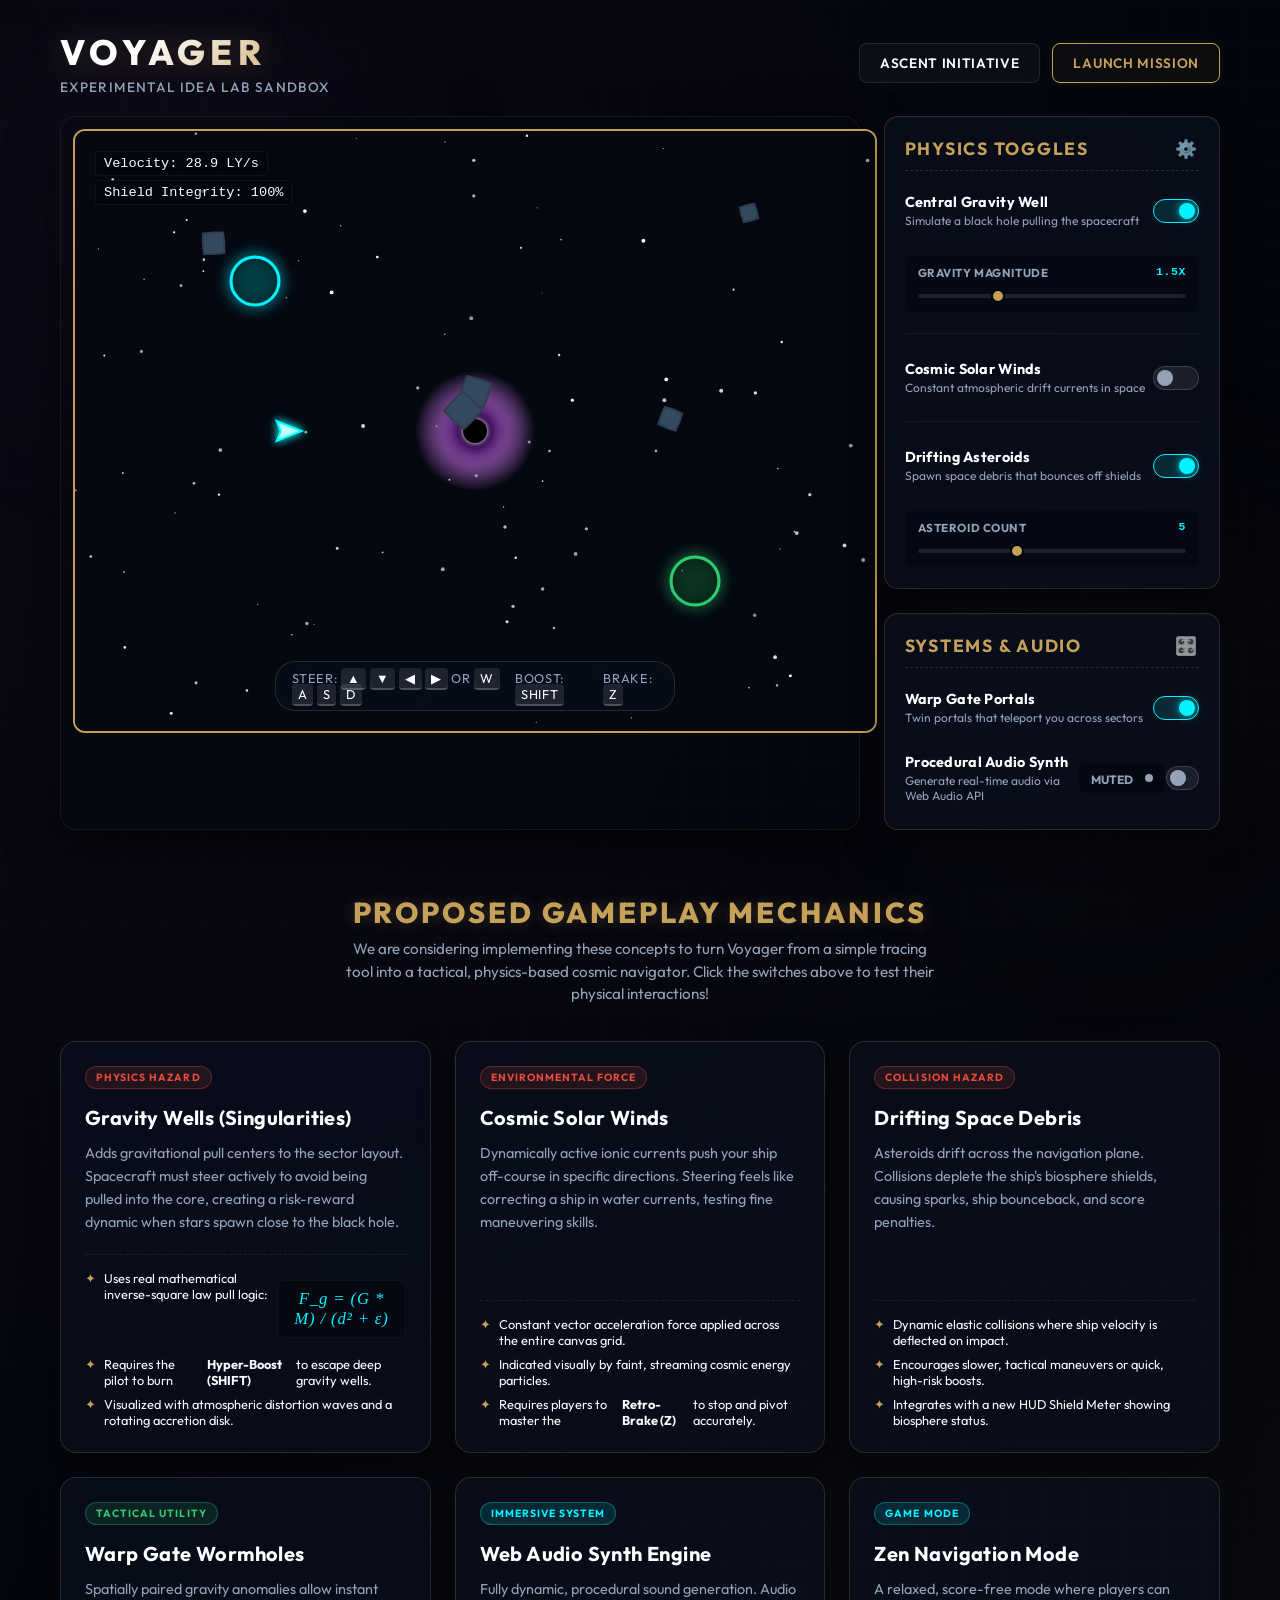
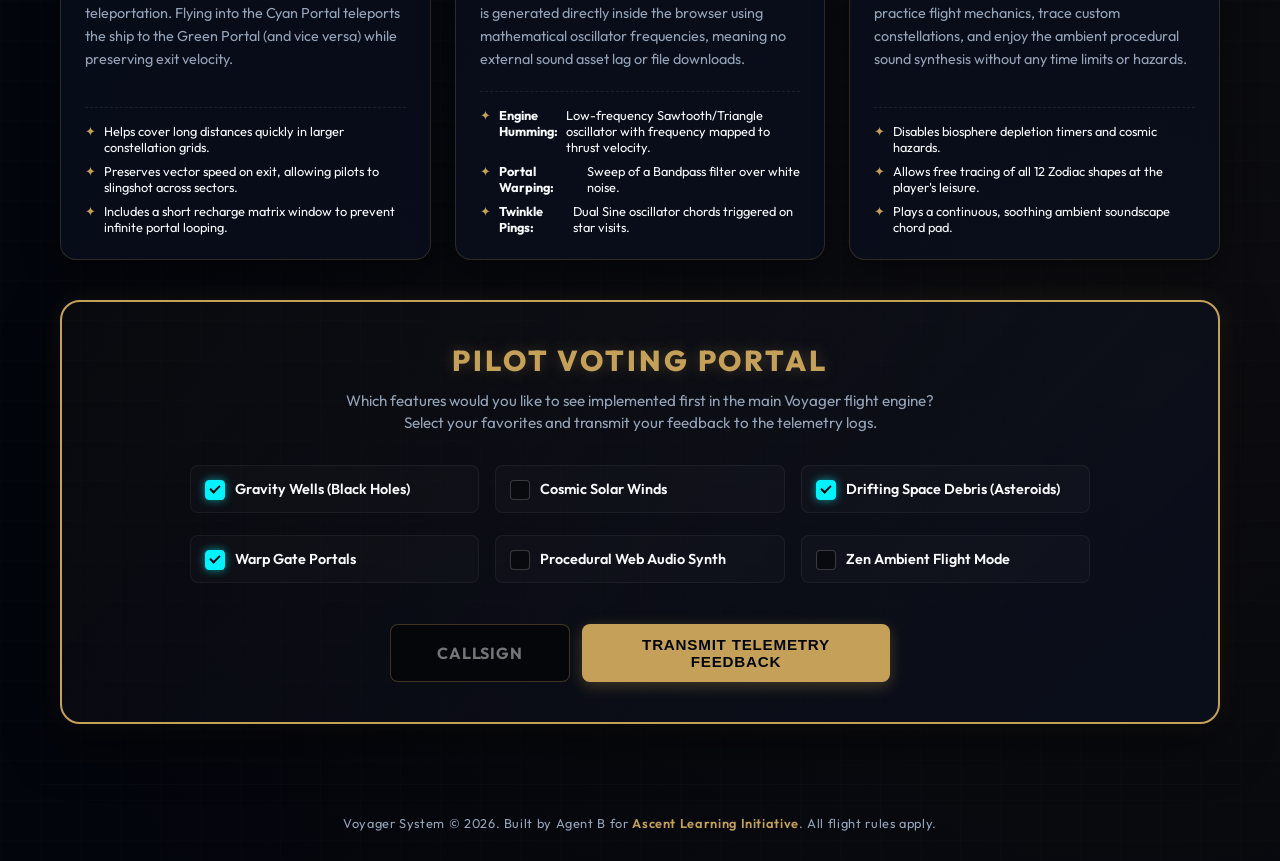
<file: public/brainstorm.html>
<!DOCTYPE html>
<html lang="en">
<head>
    <meta charset="UTF-8">
    <meta name="viewport" content="width=device-width, initial-scale=1.0">
    <title>Voyager - Idea Lab & Interactive Sandbox</title>
    
    <!-- Google Fonts -->
    <link rel="preconnect" href="https://fonts.googleapis.com">
    <link rel="preconnect" href="https://fonts.gstatic.com" crossorigin>
    <link href="https://fonts.googleapis.com/css2?family=Outfit:wght@300;400;500;600;700;800&display=swap" rel="stylesheet">
    
    <style>
        :root {
            --bg-dark: #03050c;
            --bg-panel: rgba(10, 15, 30, 0.75);
            --accent-gold: #C5A059;
            --accent-gold-hover: #e5be75;
            --accent-cyan: #00F3FF;
            --accent-green: #2ecc71;
            --accent-red: #e74c3c;
            --text-light: #f8fafc;
            --text-muted: #94a3b8;
            --border-color: rgba(197, 160, 89, 0.2);
            --transition-smooth: all 0.25s cubic-bezier(0.16, 1, 0.3, 1);
        }

        body {
            margin: 0;
            padding: 0;
            background-color: var(--bg-dark);
            color: var(--text-light);
            font-family: 'Outfit', sans-serif;
            min-height: 100vh;
            overflow-x: hidden;
            background-image: 
                radial-gradient(circle at 10% 20%, rgba(155, 89, 182, 0.05) 0%, transparent 50%),
                radial-gradient(circle at 90% 80%, rgba(197, 160, 89, 0.05) 0%, transparent 50%),
                linear-gradient(rgba(255, 255, 255, 0.007) 1px, transparent 1px),
                linear-gradient(90deg, rgba(255, 255, 255, 0.007) 1px, transparent 1px);
            background-size: 100% 100%, 100% 100%, 40px 40px, 40px 40px;
            display: flex;
            flex-direction: column;
            align-items: center;
        }

        /* Ambient Nebulas */
        .nebula-purple {
            position: fixed;
            top: -10%;
            left: -10%;
            width: 600px;
            height: 600px;
            background: radial-gradient(circle, rgba(155, 89, 182, 0.06) 0%, transparent 70%);
            filter: blur(80px);
            pointer-events: none;
            z-index: -1;
        }

        .nebula-gold {
            position: fixed;
            bottom: -10%;
            right: -10%;
            width: 600px;
            height: 600px;
            background: radial-gradient(circle, rgba(197, 160, 89, 0.05) 0%, transparent 70%);
            filter: blur(80px);
            pointer-events: none;
            z-index: -1;
        }

        /* Header */
        .header {
            display: flex;
            justify-content: space-between;
            align-items: center;
            width: 100%;
            max-width: 1200px;
            margin: 0 auto;
            padding: 30px 20px 20px 20px;
            box-sizing: border-box;
        }

        .brand {
            display: flex;
            flex-direction: column;
        }

        .brand h1 {
            margin: 0;
            font-size: 2.2rem;
            font-weight: 800;
            letter-spacing: 0.15em;
            text-transform: uppercase;
            background: linear-gradient(135deg, #FFF 30%, #C5A059 100%);
            -webkit-background-clip: text;
            -webkit-text-fill-color: transparent;
            filter: drop-shadow(0 2px 15px rgba(197, 160, 89, 0.25));
        }

        .brand .subtitle {
            margin: 4px 0 0 0;
            color: var(--text-muted);
            font-size: 0.85rem;
            text-transform: uppercase;
            letter-spacing: 0.1em;
            font-weight: 500;
        }

        .header-actions {
            display: flex;
            gap: 12px;
        }

        .nav-btn {
            background: rgba(255, 255, 255, 0.03);
            border: 1px solid rgba(255, 255, 255, 0.1);
            color: var(--text-light);
            padding: 10px 20px;
            border-radius: 8px;
            font-family: inherit;
            font-size: 0.85rem;
            font-weight: 600;
            cursor: pointer;
            letter-spacing: 0.05em;
            transition: var(--transition-smooth);
            text-transform: uppercase;
            text-decoration: none;
        }

        .nav-btn:hover {
            background: rgba(255, 255, 255, 0.08);
            border-color: rgba(255, 255, 255, 0.2);
            color: #FFF;
        }

        .nav-btn.btn-gold {
            border-color: var(--accent-gold);
            color: var(--accent-gold);
            background: rgba(197, 160, 89, 0.05);
            box-shadow: 0 0 10px rgba(197, 160, 89, 0.1);
        }

        .nav-btn.btn-gold:hover {
            background: var(--accent-gold);
            color: #03050c;
            box-shadow: 0 0 15px rgba(197, 160, 89, 0.3);
        }

        /* Dashboard layout */
        .dashboard-container {
            width: 100%;
            max-width: 1200px;
            padding: 0 20px 40px 20px;
            box-sizing: border-box;
            display: grid;
            grid-template-columns: 800px 1fr;
            gap: 24px;
        }

        @media (max-width: 1200px) {
            .dashboard-container {
                grid-template-columns: 1fr;
                justify-items: center;
            }
            .header {
                max-width: 800px;
            }
        }

        /* Sandbox pedestal */
        .sandbox-pedestal {
            background: rgba(5, 8, 17, 0.5);
            border: 1px solid rgba(197, 160, 89, 0.1);
            border-radius: 16px;
            padding: 12px;
            box-shadow: 0 20px 50px rgba(0, 0, 0, 0.6);
            position: relative;
        }

        .sandbox-canvas-wrapper {
            position: relative;
            width: 800px;
            height: 600px;
            border-radius: 12px;
            overflow: hidden;
            background-color: #050811;
            border: 2px solid var(--accent-gold);
        }

        #sandbox-canvas {
            display: block;
            width: 100%;
            height: 100%;
        }

        /* Canvas HUD elements */
        .canvas-hud {
            position: absolute;
            top: 20px;
            left: 20px;
            pointer-events: none;
            font-family: monospace;
            font-size: 0.85rem;
            color: var(--text-light);
            text-shadow: 0 2px 4px rgba(0, 0, 0, 0.8);
            display: flex;
            flex-direction: column;
            gap: 4px;
        }

        .canvas-hud span {
            background: rgba(3, 5, 12, 0.6);
            padding: 4px 8px;
            border-radius: 4px;
            border: 1px solid rgba(255, 255, 255, 0.05);
            width: fit-content;
        }

        .canvas-instructions {
            position: absolute;
            bottom: 20px;
            left: 50%;
            transform: translateX(-50%);
            background: rgba(8, 12, 26, 0.85);
            border: 1px solid var(--border-color);
            padding: 8px 16px;
            border-radius: 20px;
            font-size: 0.8rem;
            color: var(--text-muted);
            pointer-events: none;
            backdrop-filter: blur(4px);
            text-transform: uppercase;
            letter-spacing: 0.05em;
            display: flex;
            gap: 12px;
            align-items: center;
        }

        .canvas-instructions kbd {
            background: rgba(255, 255, 255, 0.1);
            color: #FFF;
            padding: 2px 6px;
            border-radius: 4px;
            font-family: inherit;
            border-bottom: 2px solid rgba(255, 255, 255, 0.2);
        }

        /* Controls Panel */
        .controls-panel {
            display: flex;
            flex-direction: column;
            gap: 24px;
            width: 100%;
            max-width: 800px;
        }

        .space-card {
            background: var(--bg-panel);
            border: 1px solid var(--border-color);
            border-radius: 14px;
            padding: 20px;
            box-shadow: 0 15px 35px rgba(0,0,0,0.5), inset 0 1px 0 rgba(255,255,255,0.03);
            backdrop-filter: blur(12px);
            -webkit-backdrop-filter: blur(12px);
        }

        .space-card h2 {
            margin: 0 0 16px 0;
            color: var(--accent-gold);
            font-size: 1.1rem;
            font-weight: 700;
            letter-spacing: 0.1em;
            text-transform: uppercase;
            border-bottom: 1px dashed rgba(197, 160, 89, 0.2);
            padding-bottom: 10px;
            display: flex;
            justify-content: space-between;
            align-items: center;
        }

        .card-icon {
            font-size: 1.1rem;
            color: var(--accent-gold);
            opacity: 0.8;
        }

        /* Control Switch & Slider Layouts */
        .control-group {
            display: flex;
            flex-direction: column;
            gap: 16px;
        }

        .switch-row {
            display: flex;
            justify-content: space-between;
            align-items: center;
            padding: 6px 0;
        }

        .switch-label-block {
            display: flex;
            flex-direction: column;
        }

        .switch-title {
            font-weight: 700;
            font-size: 0.9rem;
            letter-spacing: 0.02em;
            color: #FFF;
        }

        .switch-desc {
            font-size: 0.75rem;
            color: var(--text-muted);
            margin-top: 2px;
        }

        /* Custom Toggle Switch */
        .toggle-switch {
            position: relative;
            display: inline-block;
            width: 46px;
            height: 24px;
        }

        .toggle-switch input {
            opacity: 0;
            width: 0;
            height: 0;
        }

        .toggle-slider {
            position: absolute;
            cursor: pointer;
            top: 0;
            left: 0;
            right: 0;
            bottom: 0;
            background-color: rgba(255, 255, 255, 0.08);
            border: 1px solid rgba(255, 255, 255, 0.15);
            transition: .3s;
            border-radius: 24px;
        }

        .toggle-slider:before {
            position: absolute;
            content: "";
            height: 16px;
            width: 16px;
            left: 3px;
            bottom: 3px;
            background-color: var(--text-muted);
            transition: .3s;
            border-radius: 50%;
        }

        input:checked + .toggle-slider {
            background-color: rgba(0, 243, 255, 0.12);
            border-color: var(--accent-cyan);
        }

        input:checked + .toggle-slider:before {
            transform: translateX(22px);
            background-color: var(--accent-cyan);
            box-shadow: 0 0 8px rgba(0, 243, 255, 0.8);
        }

        /* Custom Slider styles */
        .slider-block {
            display: flex;
            flex-direction: column;
            gap: 6px;
            background: rgba(0, 0, 0, 0.2);
            padding: 10px 12px;
            border-radius: 8px;
            border: 1px solid rgba(255, 255, 255, 0.02);
            margin-top: 4px;
        }

        .slider-header {
            display: flex;
            justify-content: space-between;
            font-size: 0.72rem;
            font-weight: 700;
            color: var(--text-muted);
            text-transform: uppercase;
            letter-spacing: 0.05em;
        }

        .slider-value {
            color: var(--accent-cyan);
            font-family: monospace;
        }

        .slider-input {
            -webkit-appearance: none;
            width: 100%;
            height: 4px;
            border-radius: 2px;
            background: rgba(255, 255, 255, 0.1);
            outline: none;
            margin: 8px 0 4px 0;
        }

        .slider-input::-webkit-slider-thumb {
            -webkit-appearance: none;
            appearance: none;
            width: 14px;
            height: 14px;
            border-radius: 50%;
            background: var(--accent-gold);
            cursor: pointer;
            border: 2.5px solid #03050c;
            transition: transform 0.1s ease;
        }

        .slider-input::-webkit-slider-thumb:hover {
            transform: scale(1.2);
            background: var(--accent-gold-hover);
        }

        /* Detailed concepts sections */
        .concepts-container {
            width: 100%;
            max-width: 1200px;
            padding: 0 20px 40px 20px;
            box-sizing: border-box;
        }

        .concepts-header {
            text-align: center;
            margin: 20px 0 35px 0;
        }

        .concepts-header h2 {
            font-size: 1.8rem;
            font-weight: 800;
            text-transform: uppercase;
            letter-spacing: 0.1em;
            color: var(--accent-gold);
            margin-bottom: 8px;
            text-shadow: 0 0 15px rgba(197, 160, 89, 0.25);
        }

        .concepts-header p {
            color: var(--text-muted);
            max-width: 600px;
            margin: 0 auto;
            font-size: 0.95rem;
            line-height: 1.5;
        }

        .concepts-grid {
            display: grid;
            grid-template-columns: repeat(auto-fit, minmax(360px, 1fr));
            gap: 24px;
            width: 100%;
        }

        .concept-card {
            background: var(--bg-panel);
            border: 1px solid var(--border-color);
            border-radius: 16px;
            padding: 24px;
            box-shadow: 0 15px 35px rgba(0, 0, 0, 0.4);
            display: flex;
            flex-direction: column;
            transition: transform 0.3s ease, border-color 0.3s ease;
        }

        .concept-card:hover {
            transform: translateY(-4px);
            border-color: rgba(197, 160, 89, 0.4);
        }

        .concept-badge {
            align-self: flex-start;
            font-size: 0.65rem;
            font-weight: 700;
            text-transform: uppercase;
            letter-spacing: 0.1em;
            padding: 4px 10px;
            border-radius: 12px;
            margin-bottom: 16px;
        }

        .badge-hazard {
            background: rgba(231, 76, 60, 0.12);
            color: var(--accent-red);
            border: 1px solid rgba(231, 76, 60, 0.3);
        }

        .badge-powerup {
            background: rgba(46, 204, 113, 0.12);
            color: var(--accent-green);
            border: 1px solid rgba(46, 204, 113, 0.3);
        }

        .badge-system {
            background: rgba(0, 243, 255, 0.12);
            color: var(--accent-cyan);
            border: 1px solid rgba(0, 243, 255, 0.3);
        }

        .concept-title {
            font-size: 1.25rem;
            font-weight: 700;
            color: #FFF;
            margin: 0 0 12px 0;
            letter-spacing: 0.02em;
        }

        .concept-description {
            font-size: 0.9rem;
            color: var(--text-muted);
            line-height: 1.6;
            margin: 0 0 20px 0;
            flex-grow: 1;
        }

        .concept-details-list {
            margin: 0;
            padding: 0;
            list-style: none;
            font-size: 0.8rem;
            display: flex;
            flex-direction: column;
            gap: 8px;
            border-top: 1px dashed rgba(255, 255, 255, 0.08);
            padding-top: 15px;
        }

        .concept-details-list li {
            display: flex;
            align-items: flex-start;
            gap: 8px;
        }

        .concept-details-list li::before {
            content: "✦";
            color: var(--accent-gold);
        }

        /* Voting Form */
        .vote-section {
            width: 100%;
            max-width: 1200px;
            padding: 0 20px 60px 20px;
            box-sizing: border-box;
        }

        .vote-card {
            background: linear-gradient(135deg, rgba(197, 160, 89, 0.03) 0%, rgba(10, 15, 30, 0.8) 100%);
            border: 2px solid var(--accent-gold);
            box-shadow: 0 20px 50px rgba(0, 0, 0, 0.5), 0 0 25px rgba(197, 160, 89, 0.1);
            border-radius: 20px;
            padding: 40px;
            text-align: center;
        }

        .vote-title {
            font-size: 1.8rem;
            font-weight: 800;
            text-transform: uppercase;
            letter-spacing: 0.1em;
            color: var(--accent-gold);
            margin: 0 0 12px 0;
            text-shadow: 0 0 15px rgba(197, 160, 89, 0.3);
        }

        .vote-subtitle {
            color: var(--text-muted);
            max-width: 600px;
            margin: 0 auto 30px auto;
            font-size: 0.95rem;
            line-height: 1.5;
        }

        .checkbox-group {
            display: grid;
            grid-template-columns: repeat(auto-fit, minmax(220px, 1fr));
            gap: 16px;
            max-width: 900px;
            margin: 0 auto 35px auto;
            text-align: left;
        }

        .check-container {
            display: block;
            position: relative;
            padding-left: 36px;
            margin-bottom: 6px;
            cursor: pointer;
            font-size: 0.9rem;
            font-weight: 600;
            color: var(--text-light);
            user-select: none;
            background: rgba(255, 255, 255, 0.02);
            border: 1px solid rgba(255, 255, 255, 0.05);
            padding: 14px 14px 14px 44px;
            border-radius: 8px;
            transition: var(--transition-smooth);
        }

        .check-container:hover {
            background: rgba(255, 255, 255, 0.05);
            border-color: rgba(197, 160, 89, 0.3);
        }

        .check-container input {
            position: absolute;
            opacity: 0;
            cursor: pointer;
            height: 0;
            width: 0;
        }

        .checkmark {
            position: absolute;
            top: 14px;
            left: 14px;
            height: 18px;
            width: 18px;
            background-color: rgba(0, 0, 0, 0.4);
            border: 1.5px solid rgba(255, 255, 255, 0.2);
            border-radius: 4px;
            transition: var(--transition-smooth);
        }

        .check-container input:checked ~ .checkmark {
            background-color: var(--accent-cyan);
            border-color: var(--accent-cyan);
            box-shadow: 0 0 8px rgba(0, 243, 255, 0.6);
        }

        .checkmark:after {
            content: "";
            position: absolute;
            display: none;
        }

        .check-container input:checked ~ .checkmark:after {
            display: block;
        }

        .check-container .checkmark:after {
            left: 6px;
            top: 2px;
            width: 4px;
            height: 8px;
            border: solid #03050c;
            border-width: 0 2px 2px 0;
            transform: rotate(45deg);
        }

        .check-container input:checked {
            background: rgba(0, 243, 255, 0.04);
            border-color: var(--accent-cyan);
        }

        /* Voting Form Input & Button */
        .vote-form-inputs {
            display: flex;
            gap: 12px;
            justify-content: center;
            max-width: 500px;
            margin: 0 auto;
        }

        #vote-callsign {
            background: rgba(0, 0, 0, 0.5);
            border: 1.5px solid rgba(197, 160, 89, 0.3);
            border-radius: 8px;
            color: #FFF;
            padding: 12px 16px;
            font-size: 1rem;
            font-family: inherit;
            font-weight: 700;
            letter-spacing: 0.05em;
            width: 180px;
            box-sizing: border-box;
            text-align: center;
            transition: var(--transition-smooth);
        }

        #vote-callsign:focus {
            outline: none;
            border-color: var(--accent-cyan);
            box-shadow: 0 0 15px rgba(0, 243, 255, 0.3);
            background: rgba(0, 0, 0, 0.7);
        }

        .space-btn-primary {
            background: var(--accent-gold);
            color: #03050c;
            border: none;
            padding: 12px 28px;
            font-size: 0.95rem;
            font-weight: 700;
            border-radius: 8px;
            cursor: pointer;
            transition: var(--transition-smooth);
            text-transform: uppercase;
            letter-spacing: 0.05em;
            box-shadow: 0 4px 15px rgba(197, 160, 89, 0.3);
        }

        .space-btn-primary:hover {
            background: var(--accent-gold-hover);
            transform: translateY(-2px);
            box-shadow: 0 6px 20px rgba(197, 160, 89, 0.5);
        }

        .space-btn-primary:active {
            transform: translateY(0);
        }

        /* Success Overlay */
        .modal-overlay {
            position: fixed;
            top: 0;
            left: 0;
            right: 0;
            bottom: 0;
            background: rgba(3, 5, 12, 0.88);
            backdrop-filter: blur(12px);
            -webkit-backdrop-filter: blur(12px);
            display: flex;
            align-items: center;
            justify-content: center;
            z-index: 1000;
            opacity: 0;
            pointer-events: none;
            transition: opacity 0.3s ease;
        }

        .modal-overlay.active {
            opacity: 1;
            pointer-events: auto;
        }

        .modal-container {
            width: 92%;
            max-width: 440px;
            background: rgba(8, 12, 26, 0.96);
            border: 2px solid var(--accent-gold);
            box-shadow: 0 25px 60px rgba(0, 0, 0, 0.85), 0 0 35px rgba(197, 160, 89, 0.25);
            border-radius: 16px;
            padding: 35px;
            box-sizing: border-box;
            text-align: center;
            transform: translateY(20px) scale(0.95);
            transition: transform 0.4s cubic-bezier(0.16, 1, 0.3, 1);
        }

        .modal-overlay.active .modal-container {
            transform: translateY(0) scale(1);
        }

        .modal-heading {
            margin: 0 0 15px 0;
            color: var(--accent-gold);
            font-size: 1.6rem;
            font-weight: 800;
            letter-spacing: 0.1em;
            text-transform: uppercase;
            text-shadow: 0 0 15px rgba(197, 160, 89, 0.3);
        }

        .modal-text {
            color: var(--text-muted);
            font-size: 0.9rem;
            line-height: 1.6;
            margin-bottom: 25px;
        }

        /* Math formula display */
        .math-block {
            background: rgba(0, 0, 0, 0.25);
            border: 1px solid rgba(255, 255, 255, 0.04);
            border-radius: 6px;
            padding: 8px 12px;
            margin: 10px 0;
            font-family: 'Times New Roman', Times, serif;
            font-style: italic;
            font-size: 1.05rem;
            color: var(--accent-cyan);
            text-align: center;
            letter-spacing: 0.05em;
        }

        /* Footer */
        footer {
            margin-top: auto;
            padding: 30px 20px;
            text-align: center;
            color: var(--text-muted);
            font-size: 0.8rem;
            letter-spacing: 0.05em;
            border-top: 1px solid rgba(255, 255, 255, 0.02);
            width: 100%;
            max-width: 1200px;
            box-sizing: border-box;
        }

        footer a {
            color: var(--accent-gold);
            text-decoration: none;
            font-weight: 600;
        }

        footer a:hover {
            text-decoration: underline;
        }

        /* Keyboard press display */
        .keyboard-indicator {
            display: flex;
            gap: 12px;
            align-items: center;
            background: rgba(0, 0, 0, 0.3);
            border-radius: 8px;
            padding: 6px 12px;
            border: 1px solid rgba(255, 255, 255, 0.02);
        }

        .indicator-dot {
            width: 8px;
            height: 8px;
            border-radius: 50%;
            background-color: var(--text-muted);
            transition: var(--transition-smooth);
        }

        .indicator-dot.active {
            background-color: var(--accent-cyan);
            box-shadow: 0 0 8px var(--accent-cyan);
        }
    </style>
</head>
<body>

    <div class="nebula-purple"></div>
    <div class="nebula-gold"></div>

    <header class="header">
        <div class="brand">
            <h1>Voyager</h1>
            <p class="subtitle">Experimental Idea Lab Sandbox</p>
        </div>
        <div class="header-actions">
            <a href="../index.html" class="nav-btn">Ascent Initiative</a>
            <a href="index.html" class="nav-btn btn-gold">Launch Mission</a>
        </div>
    </header>

    <div class="dashboard-container">
        
        <!-- Interactive Sandbox Pedestal -->
        <div class="sandbox-pedestal">
            <div class="sandbox-canvas-wrapper">
                <canvas id="sandbox-canvas"></canvas>
                
                <div class="canvas-hud">
                    <span id="hud-velocity">Velocity: 0.0 LY/s</span>
                    <span id="hud-gravity" style="display: none;">Gravity Pull: 0.0G</span>
                    <span id="hud-shield">Shield Integrity: 100%</span>
                </div>

                <div class="canvas-instructions">
                    <span>Steer: <kbd>▲</kbd> <kbd>▼</kbd> <kbd>◀</kbd> <kbd>▶</kbd> or <kbd>W</kbd> <kbd>A</kbd> <kbd>S</kbd> <kbd>D</kbd></span>
                    <span>Boost: <kbd>Shift</kbd></span>
                    <span>Brake: <kbd>Z</kbd></span>
                </div>
            </div>
        </div>

        <!-- Sidebar Control Panel -->
        <div class="controls-panel">
            
            <div class="space-card">
                <h2>Physics Toggles <span class="card-icon">⚙️</span></h2>
                <div class="control-group">
                    
                    <!-- Gravity Well Switch -->
                    <div class="switch-row">
                        <div class="switch-label-block">
                            <span class="switch-title">Central Gravity Well</span>
                            <span class="switch-desc">Simulate a black hole pulling the spacecraft</span>
                        </div>
                        <label class="toggle-switch">
                            <input type="checkbox" id="toggle-gravity" checked>
                            <span class="toggle-slider"></span>
                        </label>
                    </div>

                    <!-- Gravity Slider -->
                    <div class="slider-block" id="gravity-slider-block">
                        <div class="slider-header">
                            <span>Gravity Magnitude</span>
                            <span class="slider-value" id="val-gravity">1.5x</span>
                        </div>
                        <input type="range" id="slide-gravity" class="slider-input" min="0.5" max="4.0" step="0.1" value="1.5">
                    </div>

                    <hr style="border: none; border-top: 1px solid rgba(255, 255, 255, 0.05); margin: 4px 0;">

                    <!-- Solar Winds Switch -->
                    <div class="switch-row">
                        <div class="switch-label-block">
                            <span class="switch-title">Cosmic Solar Winds</span>
                            <span class="switch-desc">Constant atmospheric drift currents in space</span>
                        </div>
                        <label class="toggle-switch">
                            <input type="checkbox" id="toggle-wind">
                            <span class="toggle-slider"></span>
                        </label>
                    </div>

                    <!-- Solar Wind Slider -->
                    <div class="slider-block" id="wind-slider-block" style="display: none;">
                        <div class="slider-header">
                            <span>Wind Speed</span>
                            <span class="slider-value" id="val-wind">0.05 LY/s²</span>
                        </div>
                        <input type="range" id="slide-wind" class="slider-input" min="0.01" max="0.15" step="0.01" value="0.05">
                        
                        <div class="slider-header" style="margin-top: 10px;">
                            <span>Wind Angle (Degrees)</span>
                            <span class="slider-value" id="val-wind-angle">90°</span>
                        </div>
                        <input type="range" id="slide-wind-angle" class="slider-input" min="0" max="360" step="5" value="90">
                    </div>

                    <hr style="border: none; border-top: 1px solid rgba(255, 255, 255, 0.05); margin: 4px 0;">

                    <!-- Asteroids Switch -->
                    <div class="switch-row">
                        <div class="switch-label-block">
                            <span class="switch-title">Drifting Asteroids</span>
                            <span class="switch-desc">Spawn space debris that bounces off shields</span>
                        </div>
                        <label class="toggle-switch">
                            <input type="checkbox" id="toggle-asteroids" checked>
                            <span class="toggle-slider"></span>
                        </label>
                    </div>

                    <!-- Asteroids Sliders -->
                    <div class="slider-block" id="asteroids-slider-block">
                        <div class="slider-header">
                            <span>Asteroid Count</span>
                            <span class="slider-value" id="val-asteroids">5</span>
                        </div>
                        <input type="range" id="slide-asteroids" class="slider-input" min="1" max="12" step="1" value="5">
                    </div>

                </div>
            </div>

            <div class="space-card">
                <h2>Systems & Audio <span class="card-icon">🎛️</span></h2>
                <div class="control-group">

                    <!-- Warp Gates Switch -->
                    <div class="switch-row">
                        <div class="switch-label-block">
                            <span class="switch-title">Warp Gate Portals</span>
                            <span class="switch-desc">Twin portals that teleport you across sectors</span>
                        </div>
                        <label class="toggle-switch">
                            <input type="checkbox" id="toggle-portals" checked>
                            <span class="toggle-slider"></span>
                        </label>
                    </div>

                    <!-- Sound Synth Switch -->
                    <div class="switch-row">
                        <div class="switch-label-block">
                            <span class="switch-title">Procedural Audio Synth</span>
                            <span class="switch-desc">Generate real-time audio via Web Audio API</span>
                        </div>
                        <div class="keyboard-indicator">
                            <span class="switch-desc" style="font-weight: 700;" id="audio-status">MUTED</span>
                            <div class="indicator-dot" id="audio-dot"></div>
                        </div>
                        <label class="toggle-switch">
                            <input type="checkbox" id="toggle-audio">
                            <span class="toggle-slider"></span>
                        </label>
                    </div>

                </div>
            </div>

        </div>

    </div>

    <!-- Features Information Cards Section -->
    <div class="concepts-container">
        
        <div class="concepts-header">
            <h2>Proposed Gameplay Mechanics</h2>
            <p>We are considering implementing these concepts to turn Voyager from a simple tracing tool into a tactical, physics-based cosmic navigator. Click the switches above to test their physical interactions!</p>
        </div>

        <div class="concepts-grid">
            
            <!-- Card 1: Gravity Wells -->
            <div class="concept-card">
                <span class="concept-badge badge-hazard">Physics Hazard</span>
                <h3 class="concept-title">Gravity Wells (Singularities)</h3>
                <p class="concept-description">
                    Adds gravitational pull centers to the sector layout. Spacecraft must steer actively to avoid being pulled into the core, creating a risk-reward dynamic when stars spawn close to the black hole.
                </p>
                <ul class="concept-details-list">
                    <li>Uses real mathematical inverse-square law pull logic:
                        <div class="math-block">F_g = (G * M) / (d² + ε)</div>
                    </li>
                    <li>Requires the pilot to burn <strong>Hyper-Boost (SHIFT)</strong> to escape deep gravity wells.</li>
                    <li>Visualized with atmospheric distortion waves and a rotating accretion disk.</li>
                </ul>
            </div>

            <!-- Card 2: Solar Winds -->
            <div class="concept-card">
                <span class="concept-badge badge-hazard">Environmental Force</span>
                <h3 class="concept-title">Cosmic Solar Winds</h3>
                <p class="concept-description">
                    Dynamically active ionic currents push your ship off-course in specific directions. Steering feels like correcting a ship in water currents, testing fine maneuvering skills.
                </p>
                <ul class="concept-details-list">
                    <li>Constant vector acceleration force applied across the entire canvas grid.</li>
                    <li>Indicated visually by faint, streaming cosmic energy particles.</li>
                    <li>Requires players to master the <strong>Retro-Brake (Z)</strong> to stop and pivot accurately.</li>
                </ul>
            </div>

            <!-- Card 3: Asteroid Fields -->
            <div class="concept-card">
                <span class="concept-badge badge-hazard">Collision Hazard</span>
                <h3 class="concept-title">Drifting Space Debris</h3>
                <p class="concept-description">
                    Asteroids drift across the navigation plane. Collisions deplete the ship's biosphere shields, causing sparks, ship bounceback, and score penalties.
                </p>
                <ul class="concept-details-list">
                    <li>Dynamic elastic collisions where ship velocity is deflected on impact.</li>
                    <li>Encourages slower, tactical maneuvers or quick, high-risk boosts.</li>
                    <li>Integrates with a new HUD Shield Meter showing biosphere status.</li>
                </ul>
            </div>

            <!-- Card 4: Warp Gates -->
            <div class="concept-card">
                <span class="concept-badge badge-powerup">Tactical Utility</span>
                <h3 class="concept-title">Warp Gate Wormholes</h3>
                <p class="concept-description">
                    Spatially paired gravity anomalies allow instant teleportation. Flying into the Cyan Portal teleports the ship to the Green Portal (and vice versa) while preserving exit velocity.
                </p>
                <ul class="concept-details-list">
                    <li>Helps cover long distances quickly in larger constellation grids.</li>
                    <li>Preserves vector speed on exit, allowing pilots to slingshot across sectors.</li>
                    <li>Includes a short recharge matrix window to prevent infinite portal looping.</li>
                </ul>
            </div>

            <!-- Card 5: Web Audio Synth -->
            <div class="concept-card">
                <span class="concept-badge badge-system">Immersive System</span>
                <h3 class="concept-title">Web Audio Synth Engine</h3>
                <p class="concept-description">
                    Fully dynamic, procedural sound generation. Audio is generated directly inside the browser using mathematical oscillator frequencies, meaning no external sound asset lag or file downloads.
                </p>
                <ul class="concept-details-list">
                    <li><strong>Engine Humming:</strong> Low-frequency Sawtooth/Triangle oscillator with frequency mapped to thrust velocity.</li>
                    <li><strong>Portal Warping:</strong> Sweep of a Bandpass filter over white noise.</li>
                    <li><strong>Twinkle Pings:</strong> Dual Sine oscillator chords triggered on star visits.</li>
                </ul>
            </div>

            <!-- Card 6: Zen Flight Mode -->
            <div class="concept-card">
                <span class="concept-badge badge-system">Game Mode</span>
                <h3 class="concept-title">Zen Navigation Mode</h3>
                <p class="concept-description">
                    A relaxed, score-free mode where players can practice flight mechanics, trace custom constellations, and enjoy the ambient procedural sound synthesis without any time limits or hazards.
                </p>
                <ul class="concept-details-list">
                    <li>Disables biosphere depletion timers and cosmic hazards.</li>
                    <li>Allows free tracing of all 12 Zodiac shapes at the player's leisure.</li>
                    <li>Plays a continuous, soothing ambient soundscape chord pad.</li>
                </ul>
            </div>

        </div>

    </div>

    <!-- User Feedback / Voting Section -->
    <div class="vote-section">
        <div class="vote-card">
            <h3 class="vote-title">Pilot Voting Portal</h3>
            <p class="vote-subtitle">Which features would you like to see implemented first in the main Voyager flight engine? Select your favorites and transmit your feedback to the telemetry logs.</p>
            
            <form id="vote-form" onsubmit="submitVotes(event)">
                <div class="checkbox-group">
                    <label class="check-container">
                        Gravity Wells (Black Holes)
                        <input type="checkbox" name="vote-feature" value="gravity" checked>
                        <span class="checkmark"></span>
                    </label>
                    <label class="check-container">
                        Cosmic Solar Winds
                        <input type="checkbox" name="vote-feature" value="winds">
                        <span class="checkmark"></span>
                    </label>
                    <label class="check-container">
                        Drifting Space Debris (Asteroids)
                        <input type="checkbox" name="vote-feature" value="asteroids" checked>
                        <span class="checkmark"></span>
                    </label>
                    <label class="check-container">
                        Warp Gate Portals
                        <input type="checkbox" name="vote-feature" value="gates" checked>
                        <span class="checkmark"></span>
                    </label>
                    <label class="check-container">
                        Procedural Web Audio Synth
                        <input type="checkbox" name="vote-feature" value="audio">
                        <span class="checkmark"></span>
                    </label>
                    <label class="check-container">
                        Zen Ambient Flight Mode
                        <input type="checkbox" name="vote-feature" value="zen">
                        <span class="checkmark"></span>
                    </label>
                </div>

                <div class="vote-form-inputs">
                    <input type="text" id="vote-callsign" placeholder="CALLSIGN" maxlength="3" required autocomplete="off">
                    <button type="submit" class="space-btn-primary">Transmit Telemetry Feedback</button>
                </div>
            </form>
        </div>
    </div>

    <!-- Success Modal Overlay -->
    <div id="success-modal" class="modal-overlay">
        <div class="modal-container">
            <h2 class="modal-heading">Transmission Sent</h2>
            <p class="modal-text" id="modal-success-text">Your pilot feedback has been securely transmitted to the Ascent Learning Initiative telemetry logs. Keep flying!</p>
            <button onclick="closeSuccessModal()" class="space-btn-primary" style="width: auto; padding: 12px 35px;">Acknowledge</button>
        </div>
    </div>

    <footer>
        Voyager System &copy; 2026. Built by Agent B for <a href="../index.html">Ascent Learning Initiative</a>. All flight rules apply.
    </footer>

    <!-- Sandbox Simulation Script -->
    <script>
        // --- Web Audio Synthesizer Engine ---
        class SoundSynth {
            constructor() {
                this.ctx = null;
                this.engineOsc = null;
                this.engineGain = null;
                this.enabled = false;
            }

            init() {
                if (this.ctx) return;
                const AudioContextClass = window.AudioContext || window.webkitAudioContext;
                this.ctx = new AudioContextClass();
                
                // Set up Engine hum nodes
                this.engineOsc = this.ctx.createOscillator();
                this.engineGain = this.ctx.createGain();
                
                this.engineOsc.type = 'sawtooth';
                this.engineOsc.frequency.setValueAtTime(45, this.ctx.currentTime); // Low bass hum
                
                // Lowpass filter to muffle sawtooth hum
                const filter = this.ctx.createBiquadFilter();
                filter.type = 'lowpass';
                filter.frequency.setValueAtTime(120, this.ctx.currentTime);
                
                this.engineOsc.connect(filter);
                filter.connect(this.engineGain);
                this.engineGain.connect(this.ctx.destination);
                
                this.engineGain.gain.setValueAtTime(0, this.ctx.currentTime);
                this.engineOsc.start();
            }

            enable() {
                this.init();
                this.enabled = true;
                if (this.ctx.state === 'suspended') {
                    this.ctx.resume();
                }
                // Fade in engine hum
                this.engineGain.gain.setTargetAtTime(0.12, this.ctx.currentTime, 0.1);
            }

            disable() {
                this.enabled = false;
                if (this.engineGain) {
                    this.engineGain.gain.setTargetAtTime(0, this.ctx.currentTime, 0.1);
                }
            }

            setEnginePitch(speed) {
                if (!this.enabled || !this.engineOsc) return;
                // speed goes from 0 to 5-6
                const targetFreq = 45 + (speed * 12);
                this.engineOsc.frequency.setTargetAtTime(targetFreq, this.ctx.currentTime, 0.1);
                this.engineGain.gain.setTargetAtTime(0.08 + (speed * 0.02), this.ctx.currentTime, 0.15);
            }

            playWarp() {
                if (!this.enabled || !this.ctx) return;
                const now = this.ctx.currentTime;
                
                // Sweep sine wave up and down
                const osc = this.ctx.createOscillator();
                const gain = this.ctx.createGain();
                
                osc.type = 'sine';
                osc.frequency.setValueAtTime(100, now);
                osc.frequency.exponentialRampToValueAtTime(1200, now + 0.15);
                osc.frequency.exponentialRampToValueAtTime(80, now + 0.45);
                
                gain.gain.setValueAtTime(0.2, now);
                gain.gain.exponentialRampToValueAtTime(0.01, now + 0.45);
                
                osc.connect(gain);
                gain.connect(this.ctx.destination);
                
                osc.start();
                osc.stop(now + 0.5);
            }

            playBink() {
                if (!this.enabled || !this.ctx) return;
                const now = this.ctx.currentTime;
                
                // High ping chord
                const osc1 = this.ctx.createOscillator();
                const osc2 = this.ctx.createOscillator();
                const gain = this.ctx.createGain();
                
                osc1.type = 'sine';
                osc1.frequency.setValueAtTime(880, now); // A5
                osc1.frequency.exponentialRampToValueAtTime(1760, now + 0.2);
                
                osc2.type = 'sine';
                osc2.frequency.setValueAtTime(1108.73, now); // C#6
                
                gain.gain.setValueAtTime(0.18, now);
                gain.gain.exponentialRampToValueAtTime(0.01, now + 0.3);
                
                osc1.connect(gain);
                osc2.connect(gain);
                gain.connect(this.ctx.destination);
                
                osc1.start();
                osc2.start();
                osc1.stop(now + 0.35);
                osc2.stop(now + 0.35);
            }

            playCollision() {
                if (!this.enabled || !this.ctx) return;
                const now = this.ctx.currentTime;
                
                // Noise-like rumble explosion using low triangle frequency drop
                const osc = this.ctx.createOscillator();
                const gain = this.ctx.createGain();
                
                osc.type = 'triangle';
                osc.frequency.setValueAtTime(160, now);
                osc.frequency.linearRampToValueAtTime(30, now + 0.25);
                
                gain.gain.setValueAtTime(0.25, now);
                gain.gain.exponentialRampToValueAtTime(0.01, now + 0.25);
                
                osc.connect(gain);
                gain.connect(this.ctx.destination);
                
                osc.start();
                osc.stop(now + 0.3);
            }
        }

        const synth = new SoundSynth();

        // --- Sandbox Core Physics & Engine Simulator ---
        const canvas = document.getElementById('sandbox-canvas');
        const ctx = canvas.getContext('2d');

        // Set dimensions
        canvas.width = 800;
        canvas.height = 600;

        // Simulator State
        let ship = {
            x: 200,
            y: 300,
            vx: 0,
            vy: 0,
            angle: 0,
            radius: 12,
            shield: 100,
            flashTime: 0
        };

        let keys = {};
        let particles = [];
        let asteroids = [];
        let starsBackground = [];
        let portalCooldown = 0;

        // Portals definition
        const portalA = { x: 180, y: 150, radius: 24, color: '#00F3FF' };
        const portalB = { x: 620, y: 450, radius: 24, color: '#2ecc71' };

        // Config variables linked to UI elements
        const toggleGravity = document.getElementById('toggle-gravity');
        const slideGravity = document.getElementById('slide-gravity');
        const toggleWind = document.getElementById('toggle-wind');
        const slideWind = document.getElementById('slide-wind');
        const slideWindAngle = document.getElementById('slide-wind-angle');
        const toggleAsteroids = document.getElementById('toggle-asteroids');
        const slideAsteroids = document.getElementById('slide-asteroids');
        const togglePortals = document.getElementById('toggle-portals');
        const toggleAudio = document.getElementById('toggle-audio');

        // Initialize background stars
        for (let i = 0; i < 100; i++) {
            starsBackground.push({
                x: Math.random() * canvas.width,
                y: Math.random() * canvas.height,
                r: Math.random() * 1.5 + 0.5,
                alpha: Math.random() * 0.8 + 0.2,
                speed: Math.random() * 0.02 + 0.005
            });
        }

        // Initialize Asteroids
        function spawnAsteroids(count) {
            asteroids = [];
            for (let i = 0; i < count; i++) {
                // Keep away from the ship start position
                let ax = Math.random() * (canvas.width - 100) + 50;
                let ay = Math.random() * (canvas.height - 100) + 50;
                while (Math.hypot(ax - ship.x, ay - ship.y) < 150) {
                    ax = Math.random() * (canvas.width - 100) + 50;
                    ay = Math.random() * (canvas.height - 100) + 50;
                }
                
                const speed = Math.random() * 1.5 + 0.5;
                const angle = Math.random() * Math.PI * 2;
                asteroids.push({
                    x: ax,
                    y: ay,
                    vx: Math.cos(angle) * speed,
                    vy: Math.sin(angle) * speed,
                    radius: Math.random() * 12 + 10,
                    angle: Math.random() * Math.PI * 2,
                    rotSpeed: (Math.random() - 0.5) * 0.04
                });
            }
        }
        spawnAsteroids(parseInt(slideAsteroids.value));

        // Keyboard Event Handlers (With scroll prevention)
        window.addEventListener('keydown', (e) => {
            keys[e.key] = true;
            keys[e.code] = true;

            // Scroll prevention
            if (['ArrowUp', 'ArrowDown', 'ArrowLeft', 'ArrowRight', ' ', 'Space'].includes(e.key) || 
                ['ArrowUp', 'ArrowDown', 'ArrowLeft', 'ArrowRight', 'Space'].includes(e.code)) {
                // Only prevent scroll if user is active on sandbox page
                e.preventDefault();
            }
        });

        window.addEventListener('keyup', (e) => {
            keys[e.key] = false;
            keys[e.code] = false;
        });

        // UI Event Listeners & Sync
        toggleGravity.addEventListener('change', () => {
            document.getElementById('gravity-slider-block').style.display = toggleGravity.checked ? 'flex' : 'none';
            document.getElementById('hud-gravity').style.display = toggleGravity.checked ? 'block' : 'none';
        });

        slideGravity.addEventListener('input', () => {
            document.getElementById('val-gravity').textContent = `${slideGravity.value}x`;
        });

        toggleWind.addEventListener('change', () => {
            document.getElementById('wind-slider-block').style.display = toggleWind.checked ? 'flex' : 'none';
        });

        slideWind.addEventListener('input', () => {
            document.getElementById('val-wind').textContent = `${parseFloat(slideWind.value).toFixed(2)} LY/s²`;
        });

        slideWindAngle.addEventListener('input', () => {
            document.getElementById('val-wind-angle').textContent = `${slideWindAngle.value}°`;
        });

        toggleAsteroids.addEventListener('change', () => {
            document.getElementById('asteroids-slider-block').style.display = toggleAsteroids.checked ? 'flex' : 'none';
            if (toggleAsteroids.checked) {
                spawnAsteroids(parseInt(slideAsteroids.value));
            } else {
                asteroids = [];
            }
        });

        slideAsteroids.addEventListener('input', () => {
            document.getElementById('val-asteroids').textContent = slideAsteroids.value;
            if (toggleAsteroids.checked) {
                spawnAsteroids(parseInt(slideAsteroids.value));
            }
        });

        toggleAudio.addEventListener('change', () => {
            const statusEl = document.getElementById('audio-status');
            const dotEl = document.getElementById('audio-dot');
            if (toggleAudio.checked) {
                synth.enable();
                statusEl.textContent = 'ONLINE';
                dotEl.classList.add('active');
            } else {
                synth.disable();
                statusEl.textContent = 'MUTED';
                dotEl.classList.remove('active');
            }
        });

        // Reset Ship Shield when depleted
        function checkRespawnShield() {
            if (ship.shield <= 0) {
                ship.shield = 100;
                ship.x = 200;
                ship.y = 300;
                ship.vx = 0;
                ship.vy = 0;
                // spawn sparks
                spawnSparks(ship.x, ship.y, '#e74c3c', 30);
            }
        }

        function spawnSparks(x, y, color, count = 15) {
            for (let i = 0; i < count; i++) {
                const angle = Math.random() * Math.PI * 2;
                const speed = Math.random() * 3 + 1;
                particles.push({
                    x: x,
                    y: y,
                    vx: Math.cos(angle) * speed,
                    vy: Math.sin(angle) * speed,
                    alpha: 1,
                    color: color,
                    size: Math.random() * 2 + 1
                });
            }
        }

        // Loop Update Physics
        function updatePhysics() {
            // Portal cooldown decay
            if (portalCooldown > 0) portalCooldown--;

            // Twinkle background stars
            starsBackground.forEach(star => {
                star.alpha += star.speed;
                if (star.alpha > 0.95 || star.alpha < 0.15) {
                    star.speed = -star.speed;
                }
            });

            // 1. Controls thrust force
            let dx = 0;
            let dy = 0;
            if (keys['ArrowUp'] || keys['KeyW'] || keys['w']) dy -= 1;
            if (keys['ArrowDown'] || keys['KeyS'] || keys['s']) dy += 1;
            if (keys['ArrowLeft'] || keys['KeyA'] || keys['a']) dx -= 1;
            if (keys['ArrowRight'] || keys['KeyD'] || keys['d']) dx += 1;

            let multiplier = 1.0;
            if (keys['Shift'] || keys['ShiftLeft'] || keys['ShiftRight']) {
                multiplier = 2.0; // Boost
            } else if (keys['z'] || keys['KeyZ'] || keys['Z']) {
                multiplier = 0.4; // Brake
            }

            if (dx !== 0 || dy !== 0) {
                const length = Math.sqrt(dx * dx + dy * dy);
                dx /= length;
                dy /= length;
                
                const thrust = 0.12 * multiplier;
                ship.vx += dx * thrust;
                ship.vy += dy * thrust;
                ship.angle = Math.atan2(dy, dx);
            }

            // Apply inertia / friction
            ship.vx *= 0.975;
            ship.vy *= 0.975;

            // 2. Apply Gravity Well Force
            if (toggleGravity.checked) {
                const gx = 400;
                const gy = 300;
                const distanceX = gx - ship.x;
                const distanceY = gy - ship.y;
                const dist = Math.hypot(distanceX, distanceY);
                
                if (dist > 15) {
                    const magnitude = parseFloat(slideGravity.value);
                    const force = (magnitude * 80) / (dist * 0.8 + 80); // softened pull formula
                    ship.vx += (distanceX / dist) * force * 0.1;
                    ship.vy += (distanceY / dist) * force * 0.1;
                    
                    document.getElementById('hud-gravity').textContent = `Gravity Pull: ${(force * 1.8).toFixed(1)}G`;
                } else {
                    // Pulled directly to singularity core
                    ship.shield -= 5;
                    ship.flashTime = 5;
                    ship.x = 200;
                    ship.y = 300;
                    ship.vx = 0;
                    ship.vy = 0;
                    synth.playCollision();
                    spawnSparks(gx, gy, '#9b59b6', 25);
                }
            }

            // 3. Apply Solar Winds Force
            if (toggleWind.checked) {
                const speed = parseFloat(slideWind.value);
                const angleDeg = parseFloat(slideWindAngle.value);
                const angleRad = angleDeg * Math.PI / 180;
                
                ship.vx += Math.cos(angleRad) * speed * 0.6;
                ship.vy += Math.sin(angleRad) * speed * 0.6;

                // Spawn light wind particles flowing
                if (Math.random() < 0.15) {
                    particles.push({
                        x: Math.random() * canvas.width,
                        y: Math.random() * canvas.height,
                        vx: Math.cos(angleRad) * (speed * 12 + 1),
                        vy: Math.sin(angleRad) * (speed * 12 + 1),
                        alpha: 0.4,
                        color: 'rgba(0, 243, 255, 0.2)',
                        size: Math.random() * 1.5 + 0.5
                    });
                }
            }

            // Ship movement integration
            ship.x += ship.vx;
            ship.y += ship.vy;

            // Bounce off boundaries
            if (ship.x < ship.radius) { ship.x = ship.radius; ship.vx *= -0.5; }
            if (ship.x > canvas.width - ship.radius) { ship.x = canvas.width - ship.radius; ship.vx *= -0.5; }
            if (ship.y < ship.radius) { ship.y = ship.radius; ship.vy *= -0.5; }
            if (ship.y > canvas.height - ship.radius) { ship.y = canvas.height - ship.radius; ship.vy *= -0.5; }

            // Flash effect decay
            if (ship.flashTime > 0) ship.flashTime--;

            // Update Pitch in audio synthesizer
            const shipSpeedVal = Math.hypot(ship.vx, ship.vy);
            synth.setEnginePitch(shipSpeedVal);
            document.getElementById('hud-velocity').textContent = `Velocity: ${(shipSpeedVal * 32.2).toFixed(1)} LY/s`;

            // 4. Update Asteroids Physics
            if (toggleAsteroids.checked) {
                asteroids.forEach(ast => {
                    ast.x += ast.vx;
                    ast.y += ast.vy;
                    ast.angle += ast.rotSpeed;

                    // Bounce off walls
                    if (ast.x < ast.radius || ast.x > canvas.width - ast.radius) ast.vx *= -1;
                    if (ast.y < ast.radius || ast.y > canvas.height - ast.radius) ast.vy *= -1;

                    // Collision check with ship
                    const distToShip = Math.hypot(ship.x - ast.x, ship.y - ast.y);
                    if (distToShip < (ship.radius + ast.radius)) {
                        // Elastic pushback
                        const pushAngle = Math.atan2(ship.y - ast.y, ship.x - ast.x);
                        ship.vx = Math.cos(pushAngle) * 5;
                        ship.vy = Math.sin(pushAngle) * 5;
                        
                        // Deduct shield
                        ship.shield -= Math.round(ast.radius * 0.8);
                        ship.flashTime = 8;
                        if (ship.shield < 0) ship.shield = 0;
                        document.getElementById('hud-shield').textContent = `Shield Integrity: ${ship.shield}%`;
                        
                        synth.playCollision();
                        spawnSparks(ship.x, ship.y, '#f1c40f', 15);
                        checkRespawnShield();
                    }
                });
            }

            // 5. Update Warp Gates Teleportation
            if (togglePortals.checked && portalCooldown === 0) {
                const distToA = Math.hypot(ship.x - portalA.x, ship.y - portalA.y);
                const distToB = Math.hypot(ship.x - portalB.x, ship.y - portalB.y);

                if (distToA < (ship.radius + portalA.radius)) {
                    ship.x = portalB.x;
                    ship.y = portalB.y;
                    portalCooldown = 60; // 1 second cooldown
                    synth.playWarp();
                    spawnSparks(portalA.x, portalA.y, portalA.color, 25);
                    spawnSparks(portalB.x, portalB.y, portalB.color, 25);
                } else if (distToB < (ship.radius + portalB.radius)) {
                    ship.x = portalA.x;
                    ship.y = portalA.y;
                    portalCooldown = 60;
                    synth.playWarp();
                    spawnSparks(portalB.x, portalB.y, portalB.color, 25);
                    spawnSparks(portalA.x, portalA.y, portalA.color, 25);
                }
            }

            // Update particles
            particles.forEach((p, idx) => {
                p.x += p.vx;
                p.y += p.vy;
                p.alpha -= 0.025;
                if (p.alpha <= 0) {
                    particles.splice(idx, 1);
                }
            });
        }

        // Draw Frame
        function drawFrame() {
            // Clear canvas
            ctx.fillStyle = '#050811';
            ctx.fillRect(0, 0, canvas.width, canvas.height);

            // Draw Twinkling Background Stars
            starsBackground.forEach(star => {
                ctx.fillStyle = `rgba(255, 255, 255, ${star.alpha})`;
                ctx.beginPath();
                ctx.arc(star.x, star.y, star.r, 0, Math.PI * 2);
                ctx.fill();
            });

            // Draw Solar Wind stream particles
            if (toggleWind.checked) {
                particles.forEach(p => {
                    if (p.color.startsWith('rgba(0, 243, 255')) {
                        ctx.fillStyle = p.color;
                        ctx.globalAlpha = p.alpha;
                        ctx.beginPath();
                        ctx.arc(p.x, p.y, p.size, 0, Math.PI * 2);
                        ctx.fill();
                    }
                });
                ctx.globalAlpha = 1.0;
            }

            // Draw Gravity Well Visual representation
            if (toggleGravity.checked) {
                const gx = 400;
                const gy = 300;
                
                // Draw multiple accretion disk rings
                const pulseScale = Math.sin(Date.now() * 0.003);
                
                ctx.save();
                ctx.shadowBlur = 20 + pulseScale * 5;
                ctx.shadowColor = '#9b59b6';
                
                // Accretion disk
                const gradient = ctx.createRadialGradient(gx, gy, 5, gx, gy, 60);
                gradient.addColorStop(0, '#000000');
                gradient.addColorStop(0.2, '#3d0c5a');
                gradient.addColorStop(0.6, 'rgba(155, 89, 182, 0.4)');
                gradient.addColorStop(1, 'rgba(155, 89, 182, 0)');
                
                ctx.fillStyle = gradient;
                ctx.beginPath();
                ctx.arc(gx, gy, 70, 0, Math.PI*2);
                ctx.fill();
                
                // Event Horizon center singularity
                ctx.fillStyle = '#000';
                ctx.shadowBlur = 5;
                ctx.shadowColor = '#FFF';
                ctx.beginPath();
                ctx.arc(gx, gy, 12, 0, Math.PI*2);
                ctx.fill();
                
                ctx.restore();
            }

            // Draw Warp Gate Portals
            if (togglePortals.checked) {
                [portalA, portalB].forEach(p => {
                    ctx.save();
                    ctx.shadowBlur = 15;
                    ctx.shadowColor = p.color;
                    
                    // Outer portal ring spin representation
                    ctx.strokeStyle = p.color;
                    ctx.lineWidth = 3;
                    ctx.beginPath();
                    ctx.arc(p.x, p.y, p.radius, 0, Math.PI*2);
                    ctx.stroke();
                    
                    // Rotating portal inner swirl
                    ctx.fillStyle = 'rgba(0, 0, 0, 0.5)';
                    ctx.beginPath();
                    ctx.arc(p.x, p.y, p.radius - 2, 0, Math.PI*2);
                    ctx.fill();
                    
                    ctx.restore();
                });
            }

            // Draw Asteroids
            if (toggleAsteroids.checked) {
                asteroids.forEach(ast => {
                    ctx.save();
                    ctx.translate(ast.x, ast.y);
                    ctx.rotate(ast.angle);
                    
                    // Draw craggy asteroid path
                    ctx.beginPath();
                    const pts = 8;
                    for (let i = 0; i < pts; i++) {
                        const angle = (i / pts) * Math.PI * 2;
                        const radiusOffset = (i % 2 === 0 ? 1 : 0.75);
                        const r = ast.radius * radiusOffset;
                        const px = Math.cos(angle) * r;
                        const py = Math.sin(angle) * r;
                        if (i === 0) ctx.moveTo(px, py);
                        else ctx.lineTo(px, py);
                    }
                    ctx.closePath();
                    
                    ctx.fillStyle = '#34495e';
                    ctx.strokeStyle = '#2c3e50';
                    ctx.lineWidth = 2;
                    ctx.fill();
                    ctx.stroke();
                    
                    ctx.restore();
                });
            }

            // Draw Sparks & Trail Particles
            particles.forEach(p => {
                if (!p.color.startsWith('rgba(0, 243, 255')) {
                    ctx.fillStyle = p.color;
                    ctx.globalAlpha = p.alpha;
                    ctx.beginPath();
                    ctx.arc(p.x, p.y, p.size, 0, Math.PI * 2);
                    ctx.fill();
                }
            });
            ctx.globalAlpha = 1.0;

            // Draw Ship
            ctx.save();
            ctx.translate(ship.x, ship.y);
            ctx.rotate(ship.angle);

            // Red thrust flame if active
            const isMoving = keys['ArrowUp'] || keys['ArrowDown'] || keys['ArrowLeft'] || keys['ArrowRight'] || keys['KeyW'] || keys['KeyS'] || keys['KeyA'] || keys['KeyD'];
            if (isMoving) {
                const flameLength = Math.random() * 8 + 8;
                ctx.beginPath();
                ctx.moveTo(-15, -5);
                ctx.lineTo(-15 - flameLength, 0);
                ctx.lineTo(-15, 5);
                ctx.fillStyle = Math.random() > 0.5 ? '#E74C3C' : '#F1C40F';
                ctx.fill();
            }

            // Outer shield bubble if ship recently collided
            if (ship.flashTime > 0) {
                ctx.strokeStyle = 'rgba(0, 243, 255, ' + (ship.flashTime / 8) + ')';
                ctx.lineWidth = 2.5;
                ctx.beginPath();
                ctx.arc(0, 0, ship.radius + 6, 0, Math.PI*2);
                ctx.stroke();
            }

            // Ship structure
            ctx.beginPath();
            ctx.moveTo(15, 0);
            ctx.lineTo(-10, -10);
            ctx.lineTo(-6, 0);
            ctx.lineTo(-10, 10);
            ctx.closePath();

            ctx.fillStyle = '#FFFFFF';
            ctx.strokeStyle = ship.flashTime > 0 ? '#E74C3C' : '#00FFFF';
            ctx.lineWidth = 2;
            ctx.shadowBlur = 8;
            ctx.shadowColor = ship.flashTime > 0 ? '#E74C3C' : '#00FFFF';
            ctx.fill();
            ctx.stroke();

            ctx.restore();
            ctx.shadowBlur = 0;
        }

        // Main game cycle
        function gameLoop() {
            updatePhysics();
            drawFrame();
            requestAnimationFrame(gameLoop);
        }

        gameLoop();

        // --- Voting & Dialog Handlers ---
        function submitVotes(event) {
            event.preventDefault();
            const callsignInput = document.getElementById('vote-callsign');
            const callsign = callsignInput.value.toUpperCase();
            
            // Collect features selected
            const selectedCheckboxes = document.querySelectorAll('input[name="vote-feature"]:checked');
            const features = Array.from(selectedCheckboxes).map(cb => cb.value);

            // Log details
            console.log("Transmission Received. Callsign:", callsign, "Features selected:", features);

            // Display success modal
            const textEl = document.getElementById('modal-success-text');
            textEl.innerHTML = `Pilot Call Sign <strong>${callsign}</strong> securely verified.<br>Your preferences for [${features.join(', ').toUpperCase()}] have been written to the telemetry logs.<br><br>Ascent Initiative engineers thank you for your input!`;
            
            document.getElementById('success-modal').classList.add('active');
            
            // Audio chime if enabled
            synth.playBink();
        }

        function closeSuccessModal() {
            document.getElementById('success-modal').classList.remove('active');
            document.getElementById('vote-form').reset();
        }
    </script>
</body>
</html>
</file>
<file: styles.css>
/* Design System Tokens */
:root {
    --bg-champagne: #FAF6F0;
    --bg-cream-sec: #F3ECE2;
    --text-navy: #1A2E40;
    --text-secondary: #5A6B7C;
    --border-color: #E9E3D9;
    
    --accent-gold: #C5A059;
    --accent-gold-hover: #A58343;
    --accent-gold-bg: #FAF2DF;
    --accent-gold-glow: rgba(197, 160, 89, 0.08);
    
    --white: #ffffff;
    --font-sans: 'Outfit', -apple-system, BlinkMacSystemFont, "Segoe UI", Roboto, sans-serif;
    --transition-smooth: all 0.4s cubic-bezier(0.16, 1, 0.3, 1);
    --border-radius-lg: 18px;
    --border-radius-md: 12px;
    --shadow-sm: 0 4px 10px rgba(26, 46, 64, 0.03);
    --shadow-md: 0 10px 25px rgba(26, 46, 64, 0.05);
    --shadow-lg: 0 20px 40px rgba(26, 46, 64, 0.08);
}

/* Reset and Layout */
* {
    box-sizing: border-box;
    margin: 0;
    padding: 0;
}

body {
    background-color: var(--bg-champagne);
    color: var(--text-navy);
    font-family: var(--font-sans);
    min-height: 100vh;
    overflow-x: hidden;
    position: relative;
    padding-top: 80px; /* Offset for sticky navbar */
}

/* Background decorative glows */
.background-glow {
    position: absolute;
    border-radius: 50%;
    filter: blur(140px);
    z-index: 1;
    opacity: 0.6;
    pointer-events: none;
}

.top-left {
    width: 600px;
    height: 600px;
    background-color: var(--accent-gold-glow);
    top: -10%;
    left: -10%;
}

.bottom-right {
    width: 500px;
    height: 500px;
    background-color: rgba(26, 46, 64, 0.03);
    bottom: -10%;
    right: -10%;
}

/* Header & Navigation */
.navbar {
    position: fixed;
    top: 0;
    left: 0;
    right: 0;
    height: 80px;
    background: rgba(250, 246, 240, 0.85);
    backdrop-filter: blur(20px);
    -webkit-backdrop-filter: blur(20px);
    border-bottom: 1px solid var(--border-color);
    z-index: 1000;
    display: flex;
    align-items: center;
}

.nav-container {
    width: 100%;
    max-width: 1100px;
    margin: 0 auto;
    padding: 0 24px;
    display: flex;
    justify-content: space-between;
    align-items: center;
}

.logo {
    font-size: 1.5rem;
    font-weight: 800;
    color: var(--text-navy);
    text-decoration: none;
    letter-spacing: -0.02em;
}

.logo-accent {
    color: var(--accent-gold);
}

.nav-links {
    display: flex;
    gap: 4px;
}

.nav-item {
    font-size: 0.95rem;
    font-weight: 500;
    color: var(--text-secondary);
    text-decoration: none;
    padding: 8px 16px;
    border-radius: 100px;
    transition: var(--transition-smooth);
}

.nav-item:hover {
    color: var(--text-navy);
    background-color: var(--bg-cream-sec);
}

.nav-item.active {
    color: var(--white);
    background-color: var(--text-navy);
    font-weight: 600;
}

/* Page Sections Layout */
.main-content {
    max-width: 1100px;
    margin: 0 auto;
    padding: 20px 24px 80px 24px;
    position: relative;
    z-index: 10;
}

.page-section {
    padding-top: 100px;
    margin-top: -60px;
    margin-bottom: 80px;
}

/* Typography elements */
.section-header {
    text-align: center;
    max-width: 600px;
    margin: 0 auto 48px auto;
}

.section-title {
    font-size: 2.25rem;
    font-weight: 800;
    letter-spacing: -0.02em;
    color: var(--text-navy);
    margin-bottom: 12px;
}

.section-subtitle {
    font-size: 1.1rem;
    color: var(--text-secondary);
    line-height: 1.6;
}

/* Home Section Component */
.hero-block {
    text-align: center;
    max-width: 820px;
    margin: 60px auto 60px auto;
}

.hero-tag {
    display: inline-block;
    font-size: 0.85rem;
    font-weight: 700;
    color: var(--accent-gold);
    text-transform: uppercase;
    letter-spacing: 0.1em;
    margin-bottom: 16px;
    padding: 4px 12px;
    background-color: var(--accent-gold-glow);
    border-radius: 100px;
}

.hero-title {
    font-size: 3.5rem;
    font-weight: 800;
    line-height: 1.15;
    letter-spacing: -0.03em;
    color: var(--text-navy);
    margin-bottom: 24px;
}

.hero-subtitle {
    font-size: 1.25rem;
    color: var(--text-secondary);
    line-height: 1.7;
    margin-bottom: 40px;
}

.hero-actions {
    display: flex;
    justify-content: center;
    gap: 16px;
}

.stats-grid {
    display: grid;
    grid-template-columns: repeat(auto-fit, minmax(240px, 1fr));
    gap: 24px;
    margin-top: 40px;
}

.stat-card {
    background-color: var(--white);
    border: 1px solid var(--border-color);
    padding: 36px;
    border-radius: var(--border-radius-lg);
    text-align: center;
    box-shadow: var(--shadow-sm);
    transition: var(--transition-smooth);
}

.stat-card:hover {
    transform: translateY(-4px);
    border-color: var(--accent-gold);
    box-shadow: var(--shadow-md);
}

.stat-num {
    font-size: 2.75rem;
    font-weight: 800;
    color: var(--text-navy);
    margin-bottom: 8px;
}

.stat-label {
    font-size: 1rem;
    font-weight: 600;
    color: var(--text-secondary);
    text-transform: uppercase;
    letter-spacing: 0.05em;
}

/* Buttons */
.btn {
    font-family: var(--font-sans);
    font-size: 1rem;
    font-weight: 600;
    padding: 14px 28px;
    border-radius: var(--border-radius-md);
    cursor: pointer;
    border: none;
    display: inline-flex;
    align-items: center;
    justify-content: center;
    transition: var(--transition-smooth);
}

.btn-primary {
    background-color: var(--text-navy);
    color: var(--white);
    box-shadow: 0 4px 12px rgba(26, 46, 64, 0.15);
}

.btn-primary:hover {
    background-color: var(--accent-gold);
    transform: translateY(-2px);
    box-shadow: 0 6px 16px rgba(197, 160, 89, 0.25);
}

.btn-secondary {
    background-color: var(--white);
    color: var(--text-navy);
    border: 1.5px solid var(--border-color);
}

.btn-secondary:hover {
    border-color: var(--text-navy);
    transform: translateY(-2px);
}

.btn-block {
    width: 100%;
}

.btn-sm {
    padding: 8px 16px;
    font-size: 0.9rem;
}

/* About / Founder Component */
.about-container {
    display: grid;
    grid-template-columns: 1fr 1.5fr;
    gap: 48px;
    align-items: center;
    background-color: var(--white);
    border: 1px solid var(--border-color);
    border-radius: var(--border-radius-lg);
    padding: 48px;
    box-shadow: var(--shadow-md);
}

@media (max-width: 768px) {
    .about-container {
        grid-template-columns: 1fr;
        padding: 32px;
    }
}

.about-image-column {
    display: flex;
    justify-content: center;
    width: 100%;
}

.about-avatars-container {
    display: flex;
    gap: 24px;
    justify-content: center;
    width: 100%;
}

.avatar-card {
    display: flex;
    flex-direction: column;
    align-items: center;
    text-align: center;
    width: 180px;
}

.avatar-placeholder {
    width: 160px;
    height: 160px;
    border-radius: 50%;
    background-color: var(--bg-champagne);
    color: var(--accent-gold);
    border: 3px solid var(--accent-gold);
    display: flex;
    align-items: center;
    justify-content: center;
    box-shadow: var(--shadow-md);
}

.avatar-placeholder svg {
    width: 72px;
    height: 72px;
}

.avatar-name {
    font-size: 0.95rem;
    font-weight: 700;
    color: var(--text-navy);
    margin-top: 16px;
    text-transform: uppercase;
    letter-spacing: 0.05em;
    text-align: center;
}

.sub-heading {
    display: inline-block;
    font-size: 0.85rem;
    font-weight: 700;
    color: var(--accent-gold);
    text-transform: uppercase;
    letter-spacing: 0.08em;
    margin-bottom: 8px;
}

.about-title {
    font-size: 2rem;
    font-weight: 800;
    color: var(--text-navy);
    margin-bottom: 20px;
}

.about-paragraph {
    font-size: 1.05rem;
    color: var(--text-secondary);
    line-height: 1.65;
    margin-bottom: 20px;
}

.founder-signature {
    margin-top: 32px;
    display: flex;
    flex-direction: column;
}

.founder-name {
    font-size: 1.25rem;
    font-weight: 700;
    color: var(--text-navy);
}

.founder-title {
    font-size: 0.85rem;
    color: var(--text-secondary);
    font-weight: 500;
}

/* Projects / Program Cards */
.projects-grid {
    display: grid;
    grid-template-columns: repeat(auto-fit, minmax(280px, 1fr));
    gap: 24px;
}

.project-card {
    background: var(--white);
    border: 1px solid var(--border-color);
    padding: 36px;
    border-radius: var(--border-radius-lg);
    box-shadow: var(--shadow-sm);
    transition: var(--transition-smooth);
}

.project-card:hover {
    transform: translateY(-6px);
    border-color: var(--accent-gold);
    box-shadow: var(--shadow-lg);
}

.project-icon {
    display: inline-flex;
    align-items: center;
    justify-content: center;
    width: 56px;
    height: 56px;
    border-radius: var(--border-radius-md);
    background-color: var(--accent-gold-glow);
    color: var(--accent-gold);
    margin-bottom: 24px;
}

.project-card-title {
    font-size: 1.35rem;
    font-weight: 700;
    color: var(--text-navy);
    margin-bottom: 12px;
}

.project-card-desc {
    font-size: 0.95rem;
    color: var(--text-secondary);
    line-height: 1.6;
}

/* Interactive Pathfinder Component */
.pathfinder-container {
    max-width: 760px;
    margin: 0 auto;
}

.pathfinder-card {
    background-color: var(--white);
    border: 1px solid var(--border-color);
    border-radius: var(--border-radius-lg);
    padding: 48px;
    box-shadow: var(--shadow-md);
    text-align: center;
}

.pathfinder-question {
    font-size: 1.5rem;
    font-weight: 800;
    margin-bottom: 32px;
    color: var(--text-navy);
}

.pathfinder-options {
    display: flex;
    flex-direction: column;
    gap: 16px;
}

.pathfinder-opt-btn {
    background-color: var(--bg-champagne);
    border: 1.5px solid var(--border-color);
    border-radius: var(--border-radius-md);
    padding: 18px 24px;
    display: flex;
    align-items: center;
    gap: 16px;
    cursor: pointer;
    font-family: var(--font-sans);
    font-size: 1.05rem;
    font-weight: 600;
    color: var(--text-navy);
    text-align: left;
    transition: var(--transition-smooth);
}

.pathfinder-opt-btn:hover {
    border-color: var(--accent-gold);
    background-color: var(--white);
    transform: translateX(5px);
}

.opt-emoji {
    font-size: 1.5rem;
}

/* Recommendation display box */
.pathfinder-results {
    margin-top: 40px;
    padding: 32px;
    border-radius: var(--border-radius-md);
    background-color: var(--accent-gold-glow);
    border-left: 4px solid var(--accent-gold);
    text-align: left;
    animation: slideDown 0.4s cubic-bezier(0.16, 1, 0.3, 1) forwards;
}

@keyframes slideDown {
    from {
        opacity: 0;
        transform: translateY(-15px);
    }
    to {
        opacity: 1;
        transform: translateY(0);
    }
}

.result-badge {
    display: inline-block;
    font-size: 0.75rem;
    font-weight: 700;
    color: var(--accent-gold);
    text-transform: uppercase;
    letter-spacing: 0.05em;
    margin-bottom: 8px;
}

.result-title {
    font-size: 1.6rem;
    font-weight: 800;
    color: var(--text-navy);
    margin-bottom: 8px;
}

.result-desc {
    font-size: 1rem;
    color: var(--text-secondary);
    line-height: 1.5;
    margin-bottom: 24px;
}

/* Free Resource Hub Component */
.resources-grid {
    display: grid;
    grid-template-columns: repeat(auto-fit, minmax(230px, 1fr));
    gap: 20px;
}

.resource-link-card {
    background-color: var(--white);
    border: 1.5px dashed var(--border-color);
    border-radius: var(--border-radius-lg);
    padding: 32px;
    text-decoration: none;
    color: inherit;
    display: flex;
    flex-direction: column;
    justify-content: space-between;
    transition: var(--transition-smooth);
}

.resource-link-card:hover {
    border-style: solid;
    border-color: var(--accent-gold);
    transform: translateY(-4px);
    box-shadow: var(--shadow-md);
}

.resource-title {
    font-size: 1.15rem;
    font-weight: 700;
    color: var(--text-navy);
    margin-bottom: 12px;
}

.resource-desc {
    font-size: 0.9rem;
    color: var(--text-secondary);
    line-height: 1.5;
    margin-bottom: 20px;
}

.resource-action {
    font-size: 0.9rem;
    font-weight: 700;
    color: var(--accent-gold);
    transition: var(--transition-smooth);
}

.resource-link-card:hover .resource-action {
    color: var(--accent-gold-hover);
    transform: translateX(4px);
}

/* FAQ Accordion Component */
.faq-accordion-container {
    max-width: 760px;
    margin: 0 auto;
}

.faq-item {
    border-bottom: 1px solid var(--border-color);
    margin-bottom: 8px;
}

.faq-question-btn {
    width: 100%;
    display: flex;
    justify-content: space-between;
    align-items: center;
    background: none;
    border: none;
    padding: 24px 8px;
    text-align: left;
    font-family: var(--font-sans);
    font-size: 1.15rem;
    font-weight: 600;
    color: var(--text-navy);
    cursor: pointer;
    transition: var(--transition-smooth);
}

.faq-question-btn:hover {
    color: var(--accent-gold);
}

.faq-icon-arrow {
    transition: transform 0.4s cubic-bezier(0.16, 1, 0.3, 1);
    color: var(--accent-gold);
}

.faq-answer {
    max-height: 0;
    overflow: hidden;
    transition: max-height 0.4s cubic-bezier(0.16, 1, 0.3, 1);
}

.faq-item.open .faq-answer {
    max-height: 200px; /* Sized to fit content */
}

.faq-item.open .faq-icon-arrow {
    transform: rotate(180deg);
}

.faq-answer p {
    padding: 0 8px 24px 8px;
    color: var(--text-secondary);
    line-height: 1.6;
    font-size: 0.98rem;
}

/* Donation Component */
.donation-container {
    max-width: 680px;
    margin: 0 auto;
}

.donation-form-card {
    background: var(--white);
    border: 1px solid var(--border-color);
    border-radius: var(--border-radius-lg);
    padding: 40px;
    box-shadow: var(--shadow-md);
}

.donation-card-title {
    font-size: 1.5rem;
    font-weight: 700;
    text-align: center;
    margin-bottom: 32px;
}

.donation-tiers {
    display: grid;
    grid-template-columns: repeat(auto-fit, minmax(130px, 1fr));
    gap: 16px;
    margin-bottom: 24px;
}

.tier-card {
    border: 1.5px solid var(--border-color);
    border-radius: var(--border-radius-md);
    padding: 20px 12px;
    text-align: center;
    cursor: pointer;
    background-color: var(--bg-champagne);
    transition: var(--transition-smooth);
}

.tier-card:hover {
    border-color: var(--accent-gold);
    background-color: var(--white);
}

.tier-card.active {
    border-color: var(--text-navy);
    background-color: var(--bg-cream-sec);
}

.tier-amount {
    font-size: 1.5rem;
    font-weight: 800;
    color: var(--text-navy);
    margin-bottom: 8px;
}

.tier-info {
    font-size: 0.75rem;
    color: var(--text-secondary);
    line-height: 1.4;
}

.custom-amount-input-wrapper {
    margin-bottom: 24px;
    animation: slideDown 0.3s forwards;
}

.input-label {
    display: block;
    font-size: 0.9rem;
    font-weight: 600;
    color: var(--text-navy);
    margin-bottom: 8px;
}

.form-input, .form-textarea {
    width: 100%;
    font-family: var(--font-sans);
    font-size: 1rem;
    padding: 14px 16px;
    border-radius: var(--border-radius-md);
    border: 1.5px solid var(--border-color);
    background-color: var(--bg-champagne);
    color: var(--text-navy);
    outline: none;
    transition: var(--transition-smooth);
}

.form-input:focus, .form-textarea:focus {
    border-color: var(--accent-gold);
    background-color: var(--white);
    box-shadow: 0 0 0 4px var(--accent-gold-glow);
}

.hidden {
    display: none !important;
}

/* Contact Component */
.contact-layout {
    display: grid;
    grid-template-columns: 1fr 1.3fr;
    gap: 40px;
    align-items: start;
}

@media (max-width: 768px) {
    .contact-layout {
        grid-template-columns: 1fr;
    }
}

.contact-info-card {
    background-color: var(--bg-cream-sec);
    border: 1px solid var(--border-color);
    border-radius: var(--border-radius-lg);
    padding: 40px;
}

.contact-card-title {
    font-size: 1.5rem;
    font-weight: 800;
    margin-bottom: 12px;
}

.contact-info-desc {
    font-size: 0.95rem;
    color: var(--text-secondary);
    line-height: 1.6;
    margin-bottom: 32px;
}

.contact-details {
    display: flex;
    flex-direction: column;
    gap: 24px;
}

.contact-detail-item {
    display: flex;
    gap: 16px;
    align-items: flex-start;
}

.detail-icon {
    display: flex;
    align-items: center;
    justify-content: center;
    width: 44px;
    height: 44px;
    border-radius: var(--border-radius-md);
    background-color: var(--white);
    color: var(--accent-gold);
    border: 1.5px solid var(--border-color);
}

.detail-text {
    display: flex;
    flex-direction: column;
}

.detail-label {
    font-size: 0.8rem;
    font-weight: 700;
    color: var(--text-secondary);
    text-transform: uppercase;
    letter-spacing: 0.05em;
    margin-bottom: 4px;
}

.detail-link {
    font-size: 1.05rem;
    font-weight: 600;
    color: var(--text-navy);
    text-decoration: none;
    transition: var(--transition-smooth);
}

.detail-link:hover {
    color: var(--accent-gold);
    text-decoration: underline;
}

.contact-form-card {
    background-color: var(--white);
    border: 1px solid var(--border-color);
    border-radius: var(--border-radius-lg);
    padding: 40px;
    box-shadow: var(--shadow-sm);
}

.form-grid {
    display: grid;
    grid-template-columns: 1fr 1fr;
    gap: 20px;
}

@media (max-width: 580px) {
    .form-grid {
        grid-template-columns: 1fr;
    }
    .form-group.full-width {
        grid-column: span 1;
    }
}

.form-group {
    display: flex;
    flex-direction: column;
}

.form-group.full-width {
    grid-column: span 2;
}

/* Toast Notifications */
.toast-notification {
    position: fixed;
    bottom: 24px;
    right: 24px;
    z-index: 2000;
    animation: slideUp 0.4s cubic-bezier(0.16, 1, 0.3, 1) forwards;
}

.toast-content {
    background-color: var(--text-navy);
    color: var(--bg-champagne);
    padding: 16px 24px;
    border-radius: var(--border-radius-md);
    box-shadow: 0 10px 25px rgba(26,46,64,0.3);
    display: flex;
    align-items: center;
    gap: 12px;
}

.toast-icon {
    color: #4ADE80;
}

.toast-message {
    font-size: 0.95rem;
    font-weight: 500;
}

@keyframes slideUp {
    from {
        opacity: 0;
        transform: translateY(30px);
    }
    to {
        opacity: 1;
        transform: translateY(0);
    }
}

@media (max-width: 640px) {
    .hero-title {
        font-size: 2.5rem;
    }
    .hero-actions {
        flex-direction: column;
    }
}
</file>
